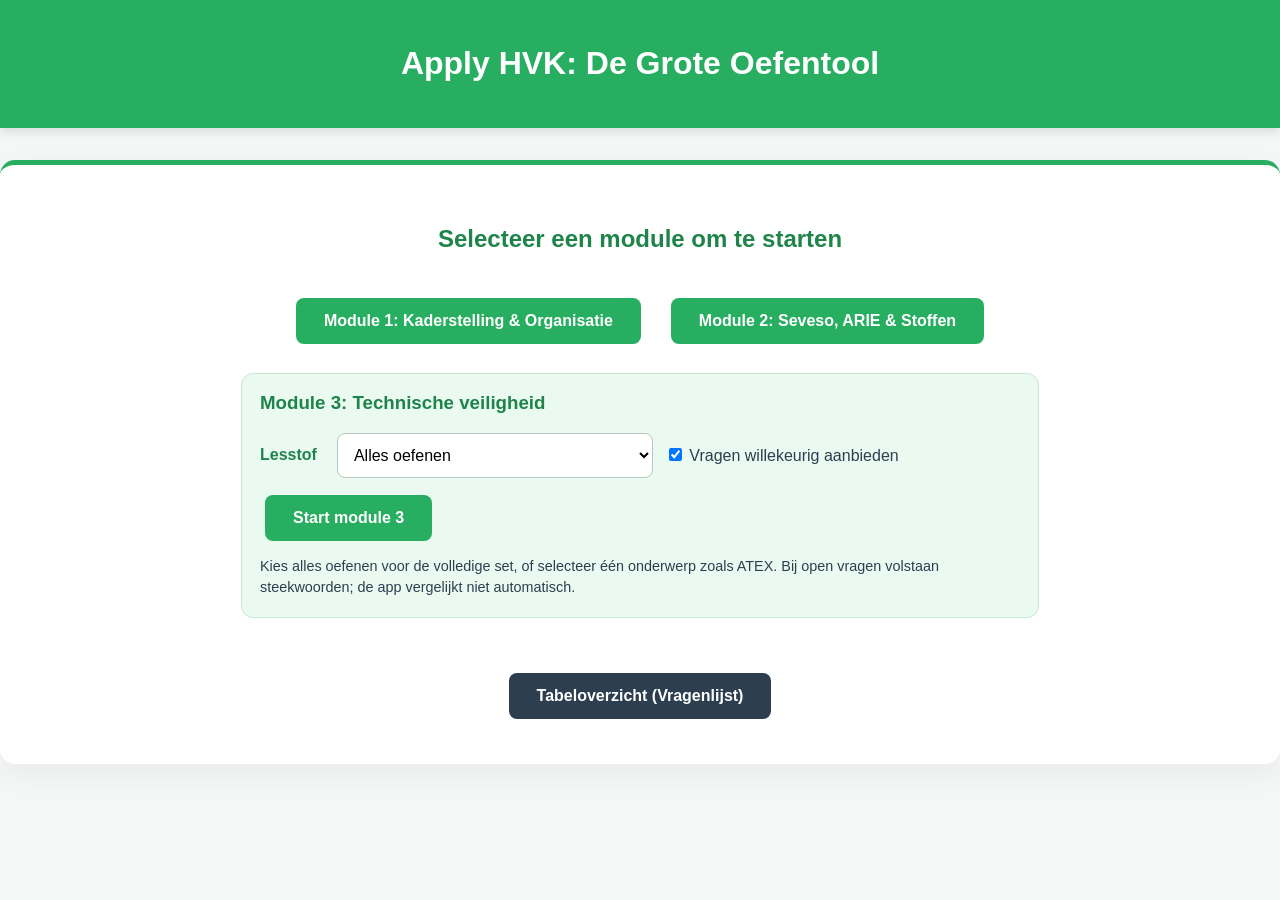
<file: index.html>
<!DOCTYPE html>
<html lang="nl">
<head>
    <meta charset="UTF-8">
    <meta name="viewport" content="width=device-width, initial-scale=1.0">
    <title>Apply HVK: De Grote Oefentool</title>
    <style>
        :root {
            /* Apply Kleurprofiel: Groen tinten */
            --primary: #27ae60;
            --secondary: #2ecc71;
            --dark-green: #1e8449;
            --light-green: #eafaf1;
            --error: #e74c3c;
            --dark: #2c3e50;
            --white: #ffffff;
            --text: #333333;
        }

        body {
            font-family: 'Segoe UI', Tahoma, Geneva, Verdana, sans-serif;
            background-color: #f4f7f6;
            margin: 0;
            display: flex;
            flex-direction: column;
            align-items: center;
            min-height: 100vh;
            color: var(--text);
        }

        header {
            background-color: var(--primary);
            color: var(--white);
            width: 100%;
            padding: 1.5rem 0;
            text-align: center;
            box-shadow: 0 4px 10px rgba(0,0,0,0.1);
        }

        main {
            width: 95%;
            max-width: 1200px;
            margin: 2rem 0;
            background: var(--white);
            padding: 2.5rem;
            border-radius: 15px;
            box-shadow: 0 10px 30px rgba(0,0,0,0.05);
            border-top: 5px solid var(--primary);
        }

        .hidden { display: none !important; }
        .topic-panel { background: var(--light-green); border: 1px solid #c8e6d4; border-radius: 12px; padding: 18px; margin: 24px auto 0; max-width: 760px; }
        .topic-panel label { font-weight: bold; color: var(--dark-green); margin-right: 8px; }
        .topic-panel select { padding: 12px; border-radius: 8px; border: 1px solid #b7c9bf; min-width: 260px; font-size: 1rem; background: white; }
        .source-note { margin-top: 14px; padding: 12px 14px; border-left: 5px solid var(--secondary); background: var(--light-green); color: var(--dark); line-height: 1.5; border-radius: 6px; font-size: 0.95rem; }
        .small-note { font-size: 0.9rem; color: var(--dark); line-height: 1.5; margin-top: 10px; }
        button { padding: 14px 28px; border: none; border-radius: 8px; cursor: pointer; font-size: 1rem; transition: 0.3s; margin: 5px; font-weight: bold; }
        button:hover { opacity: 0.9; transform: translateY(-2px); }
        
        .btn-primary { background: var(--primary); color: white; }
        .btn-nav { background: var(--dark); color: white; }
        .btn-success { background: var(--dark-green); color: white; }
        .btn-error { background: var(--error); color: white; }

        .stats { display: flex; justify-content: space-between; font-size: 1.1rem; margin-bottom: 2rem; padding-bottom: 15px; border-bottom: 2px solid var(--light-green); color: var(--dark-green); }
        .question-text { font-size: 1.3rem; line-height: 1.7; margin-bottom: 2.5rem; color: var(--dark); white-space: pre-wrap; font-weight: 500; }
        
        /* MC Options */
        .option-btn { width: 100%; text-align: left; background: var(--light-green); color: var(--dark); border-left: 6px solid var(--secondary); margin: 10px 0; padding: 18px; }
        .option-btn.correct { background: var(--primary) !important; color: white; border-color: var(--dark-green); }
        .option-btn.wrong { background: var(--error) !important; color: white; border-color: #a93226; }

        /* Table UI */
        .table-container { overflow-x: auto; width: 100%; margin-top: 25px; border-radius: 8px; }
        table { width: 100%; border-collapse: collapse; font-size: 0.95rem; }
        th, td { border: 1px solid #e0e0e0; padding: 18px; text-align: left; vertical-align: top; }
        th { background: var(--primary); color: white; position: sticky; top: 0; }
        tr:nth-child(even) { background-color: var(--light-green); }
        .ans-cell { background: #fafafa; }
        .ans-content { display: none; padding: 15px; border: 1px dashed var(--primary); margin-top: 10px; color: var(--dark-green); background: white; border-radius: 5px; }

        /* No italics allowed */
        * { font-style: normal !important; }
        h1, h2, h3, .bold { font-weight: bold; }
        
        @keyframes pop {
            0% { transform: scale(1); }
            50% { transform: scale(1.1); }
            100% { transform: scale(1); }
        }
        .pop { animation: pop 0.4s ease; }
    </style>
</head>
<body>

<header>
    <h1>Apply HVK: De Grote Oefentool</h1>
</header>

<main>
    <div id="screen-start">
        <h2 style="text-align:center; color: var(--dark-green);">Selecteer een module om te starten</h2>
        <div style="display:flex; justify-content: center; gap: 20px; margin-top: 40px; flex-wrap: wrap;">
            <button class="btn-primary" onclick="initQuiz('1')">Module 1: Kaderstelling & Organisatie</button>
            <button class="btn-primary" onclick="initQuiz('2')">Module 2: Seveso, ARIE & Stoffen</button>
        </div>
        <div class="topic-panel">
            <h3 style="margin-top:0; color: var(--dark-green);">Module 3: Technische veiligheid</h3>
            <div style="display:flex; gap: 12px; align-items:center; flex-wrap:wrap;">
                <label for="topic-start-select">Lesstof</label>
                <select id="topic-start-select"></select>
                <label style="font-weight:normal; color: var(--dark);">
                    <input type="checkbox" id="randomize-start" checked>
                    Vragen willekeurig aanbieden
                </label>
                <button class="btn-primary" onclick="initQuiz('3', getSelectedTopic('topic-start-select'), document.getElementById('randomize-start').checked)">Start module 3</button>
            </div>
            <div class="small-note">Kies alles oefenen voor de volledige set, of selecteer één onderwerp zoals ATEX. Bij open vragen volstaan steekwoorden; de app vergelijkt niet automatisch.</div>
        </div>
        <div style="text-align:center; margin-top: 50px;">
            <button class="btn-nav" onclick="initTable()">Tabeloverzicht (Vragenlijst)</button>
        </div>
    </div>

    <div id="screen-quiz" class="hidden">
        <div class="stats">
            <span id="q-count">Vraag --/--</span>
            <span id="streak-count" class="bold">Streak: 0 🔥</span>
        </div>
        <div id="topic-quiz-panel" class="topic-panel hidden" style="max-width:none; margin-top:0; margin-bottom:24px;">
            <label for="topic-quiz-select">Lesstof</label>
            <select id="topic-quiz-select"></select>
            <label style="font-weight:normal; color: var(--dark);">
                <input type="checkbox" id="randomize-quiz" checked>
                Willekeurig
            </label>
            <button class="btn-primary" onclick="initQuiz('3', getSelectedTopic('topic-quiz-select'), document.getElementById('randomize-quiz').checked)">Opnieuw starten</button>
        </div>
        <div id="q-content">
            <p id="q-text" class="question-text"></p>
            <div id="mc-options" class="hidden"></div>
            <div id="open-options" class="hidden">
                <p style="background: var(--light-green); border-left: 6px solid var(--primary); padding: 14px; line-height: 1.6;">Open vraag: typ je antwoord in steekwoorden. Je hoeft het voorbeeldantwoord niet letterlijk uit te typen. Dit antwoord wordt niet automatisch nagekeken. Na het onthullen krijg je een voorbeeldantwoord om je eigen antwoord mee te vergelijken.</p>
                <textarea id="open-input" placeholder="Typ hier je steekwoorden..." style="width:100%; min-height:120px; padding:14px; border:1px solid #cfd8dc; border-radius:8px; font-size:1rem; box-sizing:border-box; margin-bottom:15px;"></textarea>
                <button class="btn-primary" onclick="revealOpen()">Voorbeeldantwoord onthullen</button>
                <div id="open-answer" class="hidden" style="margin: 25px 0; padding: 25px; background: #fdfdfd; border-left: 8px solid var(--primary); line-height: 1.8; box-shadow: inset 0 0 10px rgba(0,0,0,0.02);"></div>
                <div id="open-eval" class="hidden">
                    <p class="bold">Had je de essentie van dit antwoord goed?</p>
                    <button class="btn-success" onclick="scoreOpen(true)">Ja, ik heb de kern!</button>
                    <button class="btn-error" onclick="scoreOpen(false)">Nee, nog niet.</button>
                </div>
            </div>
        </div>
        <div id="feedback-msg" class="hidden" style="margin: 25px 0; padding: 20px; border-radius: 10px; text-align: center;"></div>
        <div style="margin-top: 40px; border-top: 2px solid var(--light-green); padding-top: 20px; display: flex; justify-content: space-between;">
            <button class="btn-nav" onclick="goHome()">Menu</button>
            <button id="next-btn" class="btn-primary hidden" onclick="nextQuestion()">Volgende Vraag</button>
        </div>
    </div>

    <div id="screen-table" class="hidden">
        <div style="display:flex; justify-content: space-between; align-items: center; margin-bottom: 30px;">
            <h2 style="color: var(--dark-green);">Integraal Vragenoverzicht</h2>
            <button class="btn-nav" onclick="goHome()">Menu</button>
        </div>
        <div style="margin-bottom: 25px;">
            Filter op Module: 
            <button class="btn-primary" onclick="renderTable('all')">Alles tonen</button>
            <button class="btn-primary" onclick="renderTable('1')">Module 1</button>
            <button class="btn-primary" onclick="renderTable('2')">Module 2</button>
            <button class="btn-primary" onclick="renderTable('3')">Module 3</button>
            <span style="margin-left:20px;">Lesstof module 3:</span>
            <select id="topic-table-select" onchange="renderTable('3', this.value)" style="padding:10px; border-radius:8px; border:1px solid #b7c9bf;"></select>
        </div>
        <div class="table-container">
            <table>
                <thead>
                    <tr>
                        <th style="width: 60px;">Module</th>
                        <th>Vraagstelling</th>
                        <th>Type / Opties</th>
                        <th>Verwacht Antwoord</th>
                    </tr>
                </thead>
                <tbody id="table-body"></tbody>
            </table>
        </div>
    </div>
</main>

<script>
const rawData = [
    // Module 1 - Integrale teksten
    {m:"1", q:"Leg in eigen woorden uit wat het verschil is tussen een Europese verordening en een Europese richtlijn en hoe beide uiteindelijk terug te zien zijn in de Nederlandse arbeidsomstandighedenwetgeving.", mc:null, a:"Een verordening heeft een algemene strekking. Zij is verbindend in al haar onderdelen en is rechtstreeks toepasselijk in elke lidstaat. Een richtlijn is verbindend ten aanzien van het te bereiken resultaat voor elke lidstaat waarvoor zij bestemd is, maar aan de nationale instanties wordt de bevoegdheid gelaten de vorm en de middelen te kiezen (omzetting in Arbowet/besluit)."},
    {m:"1", q:"Beschrijf hoe Arbowet, Arbobesluit, Arboregeling en Arbocatalogi zich tot elkaar verhouden en hoe jij deze bronnen in de praktijk zou gebruiken bij het beantwoorden van een vraag over veilig werken.", mc:null, a:"Arbowet: Kaderwet met algemene bepalingen. Arbobesluit: Uitwerking van de wet met doelvoorschriften. Arboregeling: Concrete voorschriften en grenswaarden. Arbocatalogus: Praktische invulling door werkgevers en werknemers (branche-specifiek) om aan doelvoorschriften te voldoen."},
    {m:"1", q:"Formuleer op basis van artikel 5 Arbowet welke criteria jij zou hanteren om te beoordelen of de gekozen periodiciteit van een RI&E in een organisatie voldoende onderbouwd is.", mc:null, a:"Criteria zijn: veranderende werkmethoden, wijziging van technische hulpmiddelen, aanpassing van de procesomstandigheden of opgedane ervaringen zoals (bijna-)ongevallen en actuele stand van de techniek."},
    {m:"1", q:"Benoem welke criteria jij als HVK zou gebruiken om te beoordelen of samenwerking tussen werkgever en werknemers bij het opstellen van de RI&E voldoet aan artikel 12 Arbowet.", mc:null, a:"Aantoonbare betrokkenheid van de OR of PVT, vastgelegde consultatiemomenten met de werkvloer, en het feit dat medewerkers de kans hebben gekregen risico's uit hun eigen dagelijkse praktijk in te brengen."},
    {m:"1", q:"Geef aan welke criteria jij zou toepassen om in een RI&E te beoordelen of de interne deskundigheid conform artikel 13 Arbowet voldoende is ingericht.", mc:null, a:"Toetsbare elementen: beschikbare tijd per werknemer, opleidingsniveau van de preventiemedewerker(s), de mate van onafhankelijkheid in hun adviesrol en de positionering direct onder de directie."},
    {m:"1", q:"Kies een prioritaire risico die in veel organisaties voorkomt en beschrijf welke criteria jij als HVK zou gebruiken om te beoordelen of dit risico in een RI&E voldoende volledig en betrouwbaar is uitgewerkt.", mc:null, a:"Criteria: Zijn alle relevante gevaren benoemd? Is de blootstelling reëel gewogen? Zijn de maatregelen getoetst aan de arbeidshygiënische strategie? Is er een directe koppeling tussen risicofactor en maatregel?"},
    {m:"1", q:"Licht toe hoe artikel 11 van de Beleidsregel boeteoplegging gebruikt kan worden als toetssteen voor de kwaliteit van een RI&E en wat dit betekent voor de beoordeling van één gekozen prioritair risico.", mc:null, a:"Artikel 11 stelt dat de RI&E 'actueel, volledig en betrouwbaar' moet zijn. Als een prioritair risico ontbreekt of onvoldoende is gewogen, wordt de RI&E als 'niet aanwezig' beschouwd voor dat onderdeel, wat leidt tot zware boetes."},
    {m:"1", q:"Stel dat een ongeval met meldingsplicht plaatsvindt binnen een organisatie. Beschrijf hoe jij zou nagaan of de organisatie aantoonbaar heeft voldaan aan de matigingsgronden uit de Beleidsregel boeteoplegging, specifiek gericht op het betreffende risico.", mc:null, a:"Je controleert op: 1. Is de RI&E op orde voor dit risico? 2. Is er aantoonbaar onderricht gegeven? 3. Is er adequaat toezicht gehouden? 4. Zijn veilige arbeidsmiddelen/PBM daadwerkelijk verstrekt?"},
    {m:"1", q:"Kies één verschil tussen de organisatiedenken van Weber en Drucker en licht toe waarom dit verschil relevant is voor het beoordelen of een organisatie veilig en effectief functioneert.", mc:null, a:"Weber focust op bureaucratie: sturen op regels, hiërarchie en voorspelbaarheid (proces-focus). Drucker focust op Management by Objectives: sturen op resultaat en individuele bijdrage (output-focus). Relevant voor de keuze tussen een systeem-gestuurde of gedrag-gestuurde veiligheidsaanpak."},
    {m:"1", q:"Leg in eigen woorden uit wat Weber bedoelde met zijn concept van bureaucratische organisatie en welke bedoeling hij daarmee had.", mc:null, a:"Bedoeling was maximale efficiëntie en rechtvaardigheid door subjectiviteit uit te sluiten via vaste regels, onpersoonlijke verhoudingen en een duidelijke taakverdeling op basis van deskundigheid."},
    {m:"1", q:"Kies één stelling over managementverantwoordelijkheid in risicomanagement (bijvoorbeeld dat het beheersen van verliezen net zo belangrijk is als winst maximaliseren) en licht kort toe hoe jij deze stelling interpreteert in het kader van veilig en efficiënt organiseren.", mc:null, a:"Interpretatie: Risicomanagement is geen 'extraatje' maar een instrument voor continuïteit. Door verliezen (ongevallen, stilstand) te beperken, wordt de efficiëntie direct verhoogd."},
    {m:"1", q:"Leg uit wat voor jou het verschil is tussen speculatieve risico’s en niet speculatieve risico’s en geef van beide risicotypes één generiek voorbeeld dat in veel organisaties kan voorkomen.", mc:null, a:"Speculatief: risico met kans op winst óf verlies (bijv. investering in een nieuwe markt). Niet-speculatief: risico met alleen kans op verlies of status quo (bijv. brandgevaar of valgevaar)."},
    {m:"1", q:"Benoem vier principes van risicomanagement volgens gangbare raamwerken (zoals ISO 31000) en beschrijf kort hoe deze in een willekeurige organisatie in de praktijk zichtbaar kunnen worden toegepast.", mc:null, a:"1. Waardecreatie (veiligheid loont). 2. Integratie (onderdeel van elke beslissing). 3. Dynamiek (inspelen op verandering). 4. Transparantie (besluitvorming op basis van feiten)."},
    {m:"1", q:"Leg kort uit waarom een Hogere Veiligheidskundige een morele verantwoordelijkheid heeft die verder gaat dan alleen het volgen van wetgeving, en hoe dit zichtbaar wordt in dagelijkse keuzes binnen organisaties.", mc:null, a:"De HVK heeft de plicht de fysieke integriteit van medewerkers te beschermen, ook als de wet een 'grijs gebied' laat. Dit uit zich in onafhankelijk advies, ook als dat de productie tijdelijk vertraagt."},
    {m:"1", q:"Kies een denkbaar ethisch dilemma voor een veiligheidskundige (bijvoorbeeld: onvoldoende budget voor noodzakelijke maatregelen) en beschrijf welke factoren jij zou meewegen om tot een verantwoord advies te komen.", mc:null, a:"Factoren: wettelijke verplichtingen, ernst/waarschijnlijkheid van letsel, professionele integriteit (HVK-code) en de mogelijkheid voor alternatieve, minder kostbare beheersmaatregelen (tijdelijke oplossingen)."},
    {m:"1", q:"Licht toe hoe een kosten baten analyse kan helpen bij het overtuigen van management in veiligheidsvraagstukken en welke rol ethiek speelt in de interpretatie ervan.", mc:null, a:"KBA toont de vermeden kosten (verzuim, boetes, imagoschade) tegenover de investering. Ethiek stelt de grens: een onacceptabel hoog risico mag niet op basis van kosten geaccepteerd worden."},
    {m:"1", q:"Geef een schets hoe jij de voorlichting en instructie rondom arbobeleidsaspecten binnen een organisatie zou organiseren, welke onderwerpen hierin minimaal aan bod moeten komen en op welke wijze en frequentie deze voorlichting volgens jou moet worden aangeboden.", mc:null, a:"Organisatie: Introductie voor nieuwkomers, jaarlijkse herhaling via toolboxes. Inhoud: resultaten RI&E, veilige werkmethoden, noodprocedures. Frequentie: afhankelijk van risicoprofiel, maar minimaal bij elke wijziging in het werkproces."},
    {m:"1", q:"Beschrijf in eigen woorden wat wordt bedoeld met risicobeoordeling en risicobehandeling en licht toe hoe een organisatie deze twee onderdelen in de praktijk kan toepassen binnen het eigen risicomanagementproces.", mc:null, a:"Risicobeoordeling: schatten van ernst en kans (wegen). Risicobehandeling: selecteren van beheersmaatregelen (elimineren, isoleren, etc.). Toepassing: door de RI&E jaarlijks te evalueren en het plan van aanpak bij te sturen."},
    {m:"1", q:"Kies een organisatorische situatie waarin een externe partij invloed wil uitoefenen op de richting van een organisatie. Benoem op basis van het kleurenmodel welke veranderstrategie jij zou inzetten om daadwerkelijk koers te kunnen bepalen, en licht toe welke stappen daarbij horen en welk resultaat je met deze aanpak beoogt.", mc:null, a:"Afhankelijk van de keuze: bijv. Geel (onderhandelen over belangen) of Blauw (sturen op rationele feiten en plannen). De focus moet liggen op het borgen van de eigen strategische doelen."},
    {m:"1", q:"Werk een gedeelte van een risicoanalyse uit voor een door jou gekozen werkactiviteit. Gebruik hierbij een generiek risicoanalyseformat en werk het volgende uit:\n• Kies één gevaar en beschrijf dit volledig.\n• Benoem bij dit gevaar minimaal twee risico’s.\n• Beschrijf per risico minimaal twee risicofactoren.\n• Voer per risicofactor een risicoweging uit (bijv. volgens Fine & Kinney).\n• Formuleer per risicofactor beheersmaatregelen op bron, collectief en individueel niveau.", mc:null, a:"Essentie: Het onderscheid tussen gevaar (de bron, bijv. lawaai) en risico (het gevolg, bijv. gehoorschade) moet scherp zijn. De maatregelen moeten de arbeidshygiënische strategie volgen (bron voorop)."},

    // Module 2 - Integrale teksten
    {m:"2", q:"Welke Europese verordening regelt de indeling, etikettering en verpakking van gevaarlijke stoffen?", mc:["A. REACH","B. CLP","C. Seveso III","D. ADR"], a:"B. De CLP-verordening (Classification, Labelling and Packaging)."},
    {m:"2", q:"Wanneer wordt een inrichting aangemerkt als een Seveso-inrichting?", mc:["A. Bij meer dan 50 medewerkers","B. Bij overschrijding van drempelwaarden in Bijlage I van de Richtlijn","C. Bij een afstand tot bebouwing < 500m","D. Bij gebruik van elke hoeveelheid CMR-stof"], a:"B. Bij overschrijding van drempelwaarden in Bijlage I van de Richtlijn Seveso III."},
    {m:"2", q:"Wat is de ondergrens voor de algemene toepasbaarheid van de PGS 15 bij verpakte gevaarlijke stoffen?", mc:["A. 10 kg/liter","B. 100 kg/liter","C. 250 kg/liter","D. 1000 kg/liter"], a:"C. De grens ligt bij 250 kg of liter per opslagvoorziening."},
    {m:"2", q:"In een HAZOP-studie is 'Temperatuur' een parameter. Wat is dan het woord 'Laag'?", mc:["A. Een gevolg","B. Een oorzaak","C. Een begeleidingswoord (guide word)","D. Een risicoklasse"], a:"C. Een begeleidingswoord (guide word) om afwijkingen van de ontwerpintentie te identificeren."},
    {m:"2", q:"Welk document moet een Hogedrempelinrichting (HDI) verplicht opstellen dat een LDI niet hoeft?", mc:["A. Een RI&E","B. Een BHV-plan","C. Een Veiligheidsrapport (VR)","D. Een PBZO"], a:"C. Een Veiligheidsrapport (VR) is verplicht voor HDI-bedrijven."},
    {m:"2", q:"Wat is de betekenis van de afkorting ZZS in de Nederlandse regelgeving?", mc:["A. Zelfstandig Zeer Schadelijk","B. Zwaar Zeeverontreinigende Stoffen","C. Zeer Zorgwekkende Stoffen","D. Zeer Zeldzame Stoffen"], a:"C. Zeer Zorgwekkende Stoffen (o.a. kankerverwekkend, mutageen)."},
    {m:"2", q:"Wat wordt primair berekend met een Kwantitatieve Risicoanalyse (QRA)?", mc:["A. De interne ongevallenstatistieken","B. Het externe risico (Plaatsgebonden Risico en Groepsrisico)","C. De kosten van de sprinklerinstallatie","D. De effectiviteit van de gehoorbescherming"], a:"B. Het externe risico voor de omgeving (PR en GR)."},
    {m:"2", q:"Waar moet een ARIE-bedrijf zich sinds januari 2023 verplicht aanmelden?", mc:["A. Bij de lokale brandweer","B. Bij de Nederlandse Arbeidsinspectie (NLA)","C. Bij het UWV","D. Bij de Kamer van Koophandel"], a:"B. Bij de Nederlandse Arbeidsinspectie (NLA)."},
    {m:"2", q:"Wat is de grenswaarde voor de druk (PS) waarbij apparatuur onder de PED (Pressure Equipment Directive) valt?", mc:["A. Meer dan 0,5 bar","B. Meer dan 2,0 bar","C. Meer dan 5,0 bar","D. Meer dan 10 bar"], a:"A. Meer dan 0,5 bar."},
    {m:"2", q:"Wat is een kernkenmerk van een Independent Protection Layer (IPL)?", mc:["A. De laag is goedkoop te onderhouden","B. De laag is onafhankelijk van andere beveiligingslagen","C. De laag wordt altijd handmatig bediend","D. De laag bestaat alleen uit software"], a:"B. De laag is onafhankelijk van andere beveiligingslagen en het initiërende event."},
    {m:"2", q:"Welke PGS-publicatie is het handboek voor brandbestrijdingssystemen (VBB-systemen)?", mc:["A. PGS 6","B. PGS 14","C. PGS 15","D. PGS 29"], a:"B. PGS 14."},
    {m:"2", q:"Welke wettelijke verplichting heeft voorrang bij het werken met CMR-stoffen zoals formaldehyde?", mc:["A. Het dragen van een volgelaatsmasker","B. De vervangingsplicht (substitutie)","C. Het plaatsen van waarschuwingsborden","D. Het verkorten van de werktijd"], a:"B. De vervangingsplicht (substitutie) heeft de hoogste prioriteit."},
    {m:"2", q:"Hoe wordt het Groepsrisico (GR) visueel weergegeven in een QRA?", mc:["A. In een taartdiagram","B. In een fN-curve","C. In een staafgrafiek","D. In een MUOPO-analyse"], a:"B. In een fN-curve."},
    {m:"2", q:"Waaruit bestaat de eerste stap van de Arbeidshygiënische Strategie?", mc:["A. PBM verstrekken","B. Ventilatie verbeteren","C. Bronaanpak (eliminatie of substitutie)","D. Werktijden aanpassen"], a:"C. Bronaanpak (eliminatie of substitutie)."},
    {m:"2", q:"Wat is de rol van een HVK-er bij een scopetoets voor gevaarlijke stoffen?", mc:["A. Het uitvoeren van chemische analyses","B. Vaststellen welke wet- en regelgeving van toepassing is op de opslag","C. Het repareren van lekkende vaten","D. Het voorschrijven van medische testen"], a:"B. Vaststellen welke wet- en regelgeving van toepassing is op de opslag (bijv. PGS 15 check)."},
    {m:"2", q:"Welk element van het Seveso Veiligheidsbeheerssysteem (VBS) borgt de leerervaring na incidenten?", mc:null, a:"Element vii: Onderzoek van ongevallen en bijna-ongevallen."},
    {m:"2", q:"Wat typeert een 'Runaway reactie' in een chemische installatie?", mc:["A. Een plotselinge uitval van de stroom","B. Een ongecontroleerde exotherme reactie met snelle druk- en temperatuurstijging","C. Het weglopen van een operator bij alarm","D. Een defecte afsluiter die open blijft staan"], a:"B. Een ongecontroleerde exotherme reactie met snelle druk- en temperatuurstijging."},
    {m:"2", q:"Op welke wijze zijn de ARIE-drempelwaarden sinds 2023 bepaald?", mc:["A. Willekeurig door de overheid","B. Gekoppeld aan de CLP-gevaarsindeling","C. Gebaseerd op de omzet van het bedrijf","D. Afhankelijk van het aantal BHV-ers"], a:"B. Gekoppeld aan de CLP-gevaarsindeling (gelijkgetrokken met Seveso)."},
    {m:"2", q:"Wat wordt beoordeeld met een Safety Integrity Level (SIL)?", mc:["A. De brandwerendheid van de muren","B. De betrouwbaarheid van een instrumentele beveiligingsfunctie","C. De gladheid van de werkvloer","D. Het draagcomfort van PBM"], a:"B. De betrouwbaarheid van een instrumentele beveiligingsfunctie."},
    {m:"2", q:"Wie is eindverantwoordelijk voor de tijdige herkeuring van drukapparatuur?", mc:["A. De fabrikant","B. De keuringsinstantie (AKI)","C. De gebruiker of eigenaar van de installatie","D. De Nederlandse Arbeidsinspectie"], a:"C. De gebruiker of eigenaar van de installatie."},
    {m:"2", q:"Een bedrijf valt onder de ARIE-regeling. Welke stappen moet de directie nemen binnen de Plan-fase van de PDCA-cyclus?", mc:null, a:"Stoffen inventariseren, scenario-analyse zware ongevallen uitvoeren, maatregelen vaststellen en het PBZO-document opstellen."},
    {m:"2", q:"Noem 4 disciplines voor een HAZOP-team en beschrijf kort hun specifieke rol.", mc:null, a:"1. Voorzitter (leidt de methode). 2. Notulist (legt sheets vast). 3. Process Engineer (kennis ontwerp/P&ID). 4. Operator (kennis dagelijkse praktijk)."},
    {m:"2", q:"Een medewerker wordt blootgesteld aan benzo(a)pyreen. Wat is de rol van de HVK-er versus de Arbeidshygiënist?", mc:null, a:"HVK: Inventarisatie, bronbeheersing toetsen, indicatieve meting laten doen. AH: Gevalideerde metingen uitvoeren en diepgaande blootstellingsanalyse maken."},
    {m:"2", q:"Welke documenten moeten aanwezig zijn in het installatiedossier van een drukvat (PED)?", mc:null, a:"CE-verklaring, handleiding, ontwerptekeningen, Keuring voor Ingebruikneming (KvI) en eerdere herkeuringsrapporten."},
    {m:"2", q:"Wat is het primaire technische verschil tussen PGS 15 beschermingsniveau 1 en niveau 3?", mc:null, a:"Niveau 1: Actieve beveiliging (automatische blusinstallatie). Niveau 3: Passieve beveiliging (brandcompartimentering)."},
    {m:"2", q:"Is natronloog een Seveso of ARIE stof? Indien ja, geef ook de drempelwaarde.", mc:null, a:"Het is een ARIE stof (drempelwaarde 15 ton). Het is geen Seveso stof."},
    {m:"2", q:"Wat staat er wettelijk in de kennisgeving van een Seveso-inrichting?", mc:null, a:"Gegevens exploitant, lijst gevaarlijke stoffen (aard/hoeveelheid), activiteiten, omgevingsfactoren en indien HDI: informatie over PR en aandachtsgebieden."},

    // Module 3 - Nieuwe oefenset moduletoets 3
    {"m": "3", "topic": "ATEX", "q": "ATEX 1. Welke combinatie beschrijft de kern van ATEX het beste?", "mc": ["A. Brandstof, zuurstof en druk", "B. Explosieve atmosfeer, ontstekingsbron en maatregelen om werknemers en installaties te beschermen", "C. Brandbare stof in lucht waarbij verbranding zich na ontsteking uitbreidt naar het niet verbrande mengsel", "D. Een brandbare vloeistof boven het vlampunt zonder ontstekingsbron"], "a": "B. ATEX draait om het herkennen en beheersen van explosieve atmosferen, het voorkomen van ontsteking en het beschermen van werknemers en installaties. De exacte definitie van een explosieve atmosfeer blijft onderdeel van de ATEX-basisstof.", "level": "Basis", "type": "Meerkeuze"},
    {"m": "3", "topic": "ATEX", "q": "ATEX 2. ATEX 153 gaat primair over het ontwerp en de certificering van explosieveilig materieel.", "mc": ["A. Waar", "B. Niet waar"], "a": "B. Niet waar. ATEX 153 richt zich op bescherming van werknemers. ATEX 114 gaat over apparatuur en beveiligingssystemen voor explosiegevaarlijke omgevingen.", "level": "Basis", "type": "Waar/niet waar"},
    {"m": "3", "topic": "ATEX", "q": "ATEX 3. Welke nationale regeling hoort het meest direct bij ATEX 114?", "mc": ["A. Arbowet artikel 5", "B. Arbobesluit paragraaf 2a", "C. Warenwetbesluit explosieveilig materieel 2016", "D. Arbeidstijdenbesluit"], "a": "C. ATEX 114 is in Nederland gekoppeld aan het Warenwetbesluit explosieveilig materieel 2016.", "level": "Basis/middel", "type": "Meerkeuze"},
    {"m": "3", "topic": "ATEX", "q": "ATEX 4. Een bedrijf gebruikt brandbare oplosmiddelen in een mengruimte. Noem vier onderdelen die minimaal in het explosieveiligheidsdocument terug moeten komen. Raadpleeg eventueel Arbobesluit ATEX en AI-34.", "mc": null, "a": "Voorbeeldantwoord in steekwoorden: identificatie en beoordeling van explosierisico’s, zone-indeling, getroffen maatregelen, veilige inrichting en gebruik van arbeidsplaatsen en arbeidsmiddelen, onderhoud en bediening, en bij meerdere werkgevers ook de coördinatie.", "level": "Middel", "type": "Open vraag"},
    {"m": "3", "topic": "ATEX", "q": "ATEX 5. Een onderhoudsteam wil een niet EX-gemarkeerde accuboormachine gebruiken in zone 1. Wat is het juiste uitgangspunt?", "mc": ["A. Toegestaan als de klus korter dan 10 minuten duurt", "B. Toegestaan als continu gasmeting wordt uitgevoerd", "C. Niet geschikt totdat aantoonbaar is beoordeeld dat gebruik geen explosiegevaar oplevert en de zone geschikt is voor die apparatuur", "D. Toegestaan als de werkvergunning is ondertekend"], "a": "C. Niet EX-gemarkeerde arbeidsmiddelen zijn niet geschikt voor gebruik in een gevarenzone totdat aantoonbaar is dat gebruik veilig en passend is. Voor zone 1 is normale apparatuur in beginsel niet acceptabel.", "level": "Middel", "type": "Meerkeuze"},
    {"m": "3", "topic": "ATEX", "q": "ATEX 6. Beoordeel de stellingen. I. In zone 0 moet categorie 1 apparatuur worden toegepast. II. In zone 2 mag categorie 1, 2 of 3 apparatuur worden toegepast. III. In zone 21 is categorie 3 apparatuur voldoende. Welke combinatie is juist?", "mc": ["A. Alleen I", "B. I en II", "C. II en III", "D. I, II en III"], "a": "B. In zone 0 of 20 hoort categorie 1. In zone 2 of 22 kan categorie 1, 2 of 3. In zone 21 is categorie 1 of 2 nodig, niet categorie 3.", "level": "Middel", "type": "Stellingen"},
    {"m": "3", "topic": "ATEX", "q": "ATEX 7. Een tank met brandbare vloeistof is normaal geïnertiseerd. Voor onderhoud wordt de inertisering gestopt en wordt buitenlucht ingeblazen terwijl restproduct aanwezig is. Leg uit waarom de explosierisicosituatie hierdoor verandert.", "mc": null, "a": "Voorbeeldantwoord in steekwoorden: door toevoegen van zuurstof kan het mengsel in het explosiegebied komen; restproduct kan uitdampen; ventilatie kan menging geven maar ook pockets laten bestaan; aannames over inert gebied of zonering zijn niet automatisch geldig; gasmetingen moeten representatief zijn voor meerdere niveaus en locaties.", "level": "Moeilijk", "type": "Open vraag"},
    {"m": "3", "topic": "ATEX", "q": "ATEX 8. Welke volgorde past het best bij de ATEX arbeidshygiënische strategie?", "mc": ["A. Gevolgen beperken, ontsteking vermijden, explosieve atmosfeer voorkomen", "B. Ontsteking vermijden, explosieve atmosfeer voorkomen, gevolgen beperken", "C. Explosieve atmosfeer voorkomen, ontsteking vermijden, gevolgen beperken", "D. PBM toepassen, ventileren, blussen"], "a": "C. Eerst voorkomen dat een explosieve atmosfeer ontstaat, daarna ontsteking vermijden, daarna gevolgen beperken.", "level": "Middel", "type": "Meerkeuze"},
    {"m": "3", "topic": "ATEX", "q": "ATEX 9. Slijpen in een gevarenzone kan worden toegestaan als de zone 2 is en de slijptol kort wordt gebruikt.", "mc": ["A. Waar", "B. Niet waar"], "a": "B. Niet waar. Slijpen veroorzaakt tijdens normaal gebruik een actieve ontstekingsbron. Dit is alleen verdedigbaar als de gevarenzone voor de duur van het werk aantoonbaar is opgeheven of afdoende is beheerst.", "level": "Moeilijk", "type": "Waar/niet waar"},
    {"m": "3", "topic": "ATEX", "q": "ATEX 10. Een productiebedrijf heeft een oude zone-indeling voor een stofinstallatie. Sinds kort wordt een fijner poeder gebruikt en blijft na productie zichtbaar stof op vloeren en constructies liggen. Welke drie redenen heb je als HVK om herziening van de zone-indeling of het EVD te adviseren?", "mc": null, "a": "Voorbeeldantwoord in steekwoorden: wijziging van stofeigenschappen, mogelijke wijziging van stofwolk- en stoflaagvorming, wijziging van ontstekingsgevoeligheid zoals MOE of MOT, onvoldoende schoon huishouden, en gewijzigde uitgangspunten onder de oude beoordeling.", "level": "Moeilijk", "type": "Open vraag"},
    {"m": "3", "topic": "Elektrische veiligheid", "q": "Elektrische veiligheid 1. Wat is het beste onderscheid tussen werkrisico en installatierisico bij elektrische veiligheid?", "mc": ["A. Werkrisico gaat over vaste installaties, installatierisico over gereedschap", "B. Werkrisico gaat over werkzaamheden aan of nabij elektrische installaties, installatierisico over gebruik of aanwezigheid van installaties en apparatuur", "C. Werkrisico bestaat alleen bij hoogspanning, installatierisico alleen bij laagspanning", "D. Werkrisico is juridisch geregeld, installatierisico niet"], "a": "B. Werkrisico betreft werkzaamheden aan of nabij een elektrische installatie. Installatierisico betreft het risico door gebruik of aanwezigheid van installaties en apparatuur.", "level": "Basis", "type": "Meerkeuze"},
    {"m": "3", "topic": "Elektrische veiligheid", "q": "Elektrische veiligheid 2. Een laagspanningsinstallatie kan geen dodelijk risico opleveren, omdat hoogspanning pas begint boven 1000 V wisselspanning of 1500 V gelijkspanning.", "mc": ["A. Waar", "B. Niet waar"], "a": "B. Niet waar. Ook laagspanning kan leiden tot elektrocutie, brand, verbranding of indirect letsel. De grens tussen laagspanning en hoogspanning zegt niets over afwezigheid van gevaar.", "level": "Basis", "type": "Waar/niet waar"},
    {"m": "3", "topic": "Elektrische veiligheid", "q": "Elektrische veiligheid 3. Welke spanning wordt onder normale omstandigheden als veilige spanning beschouwd?", "mc": ["A. Lager dan 230 V wisselspanning en lager dan 400 V gelijkspanning", "B. Lager dan 110 V wisselspanning en lager dan 230 V gelijkspanning", "C. Lager dan 50 V wisselspanning en lager dan 120 V gelijkspanning", "D. Lager dan 24 V wisselspanning en lager dan 50 V gelijkspanning"], "a": "C. Onder normale omstandigheden geldt lager dan 50 V wisselspanning en lager dan 120 V gelijkspanning als veilige spanning. In bijzondere omstandigheden kan een lagere grens nodig zijn.", "level": "Basis", "type": "Meerkeuze"},
    {"m": "3", "topic": "Elektrische veiligheid", "q": "Elektrische veiligheid 4. Beoordeel de stellingen. I. Arbobesluit artikel 3.4 gaat onder meer over veilige elektrische installaties en bijgewerkte schema’s. II. Arbobesluit artikel 3.5 gaat onder meer over werkzaamheden aan of nabij elektrische installaties. III. NEN 3140 is zelf wetgeving en vervangt het Arbobesluit. Welke combinatie is juist?", "mc": ["A. Alleen I", "B. I en II", "C. II en III", "D. I, II en III"], "a": "B. Artikel 3.4 gaat over elektrische installaties en documentatie. Artikel 3.5 gaat over werkzaamheden aan of nabij elektrische installaties. NEN 3140 is geen wet, maar geeft praktische invulling aan doelvoorschriften.", "level": "Middel", "type": "Stellingen"},
    {"m": "3", "topic": "Elektrische veiligheid", "q": "Elektrische veiligheid 5. Een operator reset regelmatig een beveiliging in een schakelkast. Daarbij kan hij in aanraking komen met spanningvoerende delen. Welke conclusie past het best?", "mc": ["A. Dit is gewone bediening en mag door iedereen worden gedaan", "B. Dit is gevaarlijke bediening en vraagt deskundigheid, instructie en bevoegdheid", "C. Dit mag alleen door een externe inspectie-instelling", "D. Dit valt alleen onder machineveiligheid en niet onder elektrische veiligheid"], "a": "B. Als bij bediening gevaar voor aanraking of kortsluiting bestaat, gaat het om gevaarlijke bedieningswerkzaamheden. Deze vragen deskundigheid, instructie en bevoegdheid.", "level": "Middel", "type": "Meerkeuze"},
    {"m": "3", "topic": "Elektrische veiligheid", "q": "Elektrische veiligheid 6. Noem vijf controlepunten bij een visuele inspectie van elektrisch handgereedschap voordat het opnieuw wordt ingezet op een projectlocatie.", "mc": null, "a": "Voorbeeldantwoord in steekwoorden: behuizing intact, aansluitsnoer onbeschadigd, stekker in goede staat, trekontlasting functioneel, bedieningsknoppen intact, geen zichtbare interne aders, markeringen leesbaar, keuringsstatus aanwezig.", "level": "Middel", "type": "Open vraag"},
    {"m": "3", "topic": "Elektrische veiligheid", "q": "Elektrische veiligheid 7. Een onderhoudsmonteur wil in een verdeelkast meten om een storing te vinden. Welke uitspraak is het meest juist?", "mc": ["A. Meten is geen werken onder spanning, omdat er niets wordt losgenomen", "B. Meten kan elektrische risico’s geven door aanraking en kortsluiting en vraagt vooraf beoordeling van meetinstrument, meetpennen, meetsnoeren en kortsluitvermogen", "C. Meten is altijd toegestaan als geïsoleerde handschoenen worden gedragen", "D. Meten is alleen verboden bij hoogspanning"], "a": "B. Meten kan aanrakingsgevaar en kortsluitgevaar opleveren. De veilige uitvoering hangt af van instrument, aansluitingen, meetpennen, locatie in de installatie en kortsluitvermogen.", "level": "Moeilijk", "type": "Meerkeuze"},
    {"m": "3", "topic": "Elektrische veiligheid", "q": "Elektrische veiligheid 8. Een schoolgebouw heeft een elektrische installatie uit 1970. De installatie voldoet mogelijk nog aan de norm van destijds. Welke afweging moet je als HVK maken voordat je adviseert om wel of niet te moderniseren?", "mc": null, "a": "Voorbeeldantwoord in steekwoorden: toets aan norm bij aanleg of renovatie, vergelijk met huidige stand van techniek, beoordeel gebruikersgroep, omgevingsrisico’s, aanwezigheid van kinderen, aardlekschakelaars, kindveilige contactdozen, inspectieresultaten en afwijking ten opzichte van huidig veiligheidsniveau.", "level": "Moeilijk", "type": "Open vraag"},
    {"m": "3", "topic": "Elektrische veiligheid", "q": "Elektrische veiligheid 9. Als elektrotechnisch onderhoud volledig is uitbesteed, vervalt voor de opdrachtgever het elektrische veiligheidsrisico in de RI&E.", "mc": ["A. Waar", "B. Niet waar"], "a": "B. Niet waar. Uitbesteding neemt de werkgeversverantwoordelijkheid niet weg. De opdrachtgever moet het installatierisico blijven beheersen en moet weten welke werksituaties wel of niet toegestaan zijn.", "level": "Moeilijk", "type": "Waar/niet waar"},
    {"m": "3", "topic": "Elektrische veiligheid", "q": "Elektrische veiligheid 10. Een technische dienst wil onder spanning werken om productiestilstand te voorkomen. Formuleer als HVK een kort advies op basis van Arbobesluit artikel 3.5 en NEN 3140.", "mc": null, "a": "Voorbeeldantwoord in steekwoorden: uitgangspunt is spanningsloos werken. Onder spanning werken is alleen verdedigbaar bij dringende noodzaak, uitdrukkelijke opdracht aan een bevoegde werknemer, geschikte installatie en doeltreffende maatregelen. Economische redenen of planning zijn op zichzelf onvoldoende. Adviseer spanningsloos voorbereiden, LOTO toepassen en de werkverantwoordelijke laten beoordelen.", "level": "Moeilijk", "type": "Open vraag"},
    {"m": "3", "topic": "Machineveiligheid", "q": "Machineveiligheid 1. Welke uitspraak over arbeidsmiddelen is het meest juist?", "mc": ["A. Alleen machines met CE markering vallen onder Arbobesluit hoofdstuk 7", "B. Alleen aangedreven machines vallen onder Arbobesluit hoofdstuk 7", "C. Arbeidsmiddelen moeten geschikt zijn voor het werk, de omstandigheden en de op de arbeidsplaats aanwezige gevaren", "D. Arbeidsmiddelen zonder CE markering hoeven niet te worden beoordeeld als ze al lang in gebruik zijn"], "a": "C. Arbeidsmiddelen moeten geschikt zijn voor het werk, de omstandigheden en de aanwezige of toegevoegde gevaren.", "level": "Basis", "type": "Meerkeuze"},
    {"m": "3", "topic": "Machineveiligheid", "q": "Machineveiligheid 2. Een CE markering betekent dat de werkgever geen eigen beoordeling meer hoeft te doen bij ingebruikname.", "mc": ["A. Waar", "B. Niet waar"], "a": "B. Niet waar. CE geeft een vermoeden van overeenstemming met productregelgeving, maar de werkgever moet nog steeds beoordelen of het arbeidsmiddel geschikt is voor werk, omgeving, gebruik en RI&E.", "level": "Basis", "type": "Waar/niet waar"},
    {"m": "3", "topic": "Machineveiligheid", "q": "Machineveiligheid 3. Welke combinatie hoort het best bij de rol van de HVK bij een nieuw arbeidsmiddel?", "mc": ["A. Ontwerpen, certificeren en CE markeren", "B. Afname ondersteunen, RI&E actualiseren, documentatie controleren, keuringsregime en instructie adviseren", "C. Alleen controleren of de machine start en stopt", "D. Alleen nagaan of de leverancier een factuur en handleiding heeft geleverd"], "a": "B. De HVK ondersteunt bij veilige ingebruikname, RI&E, documentatie, keuring, instructie en borging van restrisico’s.", "level": "Basis/middel", "type": "Meerkeuze"},
    {"m": "3", "topic": "Machineveiligheid", "q": "Machineveiligheid 4. Beoordeel de stellingen. I. Een arbeidsmiddel waarvan de veiligheid afhangt van juiste installatie moet vóór eerste ingebruikname worden gekeurd. II. Een arbeidsmiddel dat door slijtage, corrosie of veroudering kan verslechteren moet zo vaak worden gekeurd als nodig is voor veilige staat. III. Keuringen hoeven niet te worden vastgelegd als de keurder deskundig is. Welke combinatie is juist?", "mc": ["A. Alleen I", "B. I en II", "C. II en III", "D. I, II en III"], "a": "B. Keuring na installatie en keuring bij verslechterende invloeden zijn nodig. Schriftelijke bewijsstukken moeten aanwezig zijn.", "level": "Middel", "type": "Stellingen"},
    {"m": "3", "topic": "Machineveiligheid", "q": "Machineveiligheid 5. Een bedrijf neemt een nieuwe kanteltafel in gebruik. Noem vijf punten die je als HVK minimaal wilt controleren voordat je adviseert over ingebruikname.", "mc": null, "a": "Voorbeeldantwoord in steekwoorden: CE markering indien van toepassing, verklaring van overeenstemming, begrijpelijke gebruiksinstructie, afscherming bewegende delen, noodstop en bediening, loskoppelen van krachtbronnen, onderhoudsveiligheid, keuringsplicht, opname in RI&E, instructie en deskundigheid gebruikers.", "level": "Middel", "type": "Open vraag"},
    {"m": "3", "topic": "Machineveiligheid", "q": "Machineveiligheid 6. Wat is volgens EN ISO 12100 de juiste volgorde bij risicobeoordeling?", "mc": ["A. PBM kiezen, instructie geven, risico inschatten, gevaren zoeken", "B. Grenzen bepalen, gevaren identificeren, risico inschatten, risico evalueren, risico reduceren", "C. Ongevallenhistorie bekijken, CE verklaring controleren, machine gebruiken", "D. Risico evalueren, gevaren negeren, restrisico accepteren"], "a": "B. EN ISO 12100 beschrijft deze systematische volgorde voor risicobeoordeling en risicoreductie.", "level": "Middel", "type": "Meerkeuze"},
    {"m": "3", "topic": "Machineveiligheid", "q": "Machineveiligheid 7. Voorzienbaar verkeerd gebruik hoeft niet in de risicobeoordeling te worden meegenomen, omdat het niet het bedoelde gebruik is.", "mc": ["A. Waar", "B. Niet waar"], "a": "B. Niet waar. De grenzen van de machine omvatten ook redelijkerwijs voorzienbaar verkeerd gebruik.", "level": "Middel", "type": "Waar/niet waar"},
    {"m": "3", "topic": "Machineveiligheid", "q": "Machineveiligheid 8. Een operator opent een beweegbare afscherming om een productstoring sneller te verhelpen. De machine kan daarna direct opnieuw starten zodra de deur sluit. Welke beoordeling past het best?", "mc": ["A. Acceptabel, want de operator kiest daar zelf voor", "B. Acceptabel als de instructie zegt dat handen uit de machine moeten blijven", "C. Kritisch, omdat gevaarlijke bewegingen, onverwacht starten en interventietaken in de risicobeoordeling moeten worden meegenomen", "D. Alleen een probleem als er eerder een ongeval is gebeurd"], "a": "C. Interventies zoals vastlopen, reinigen, resetten en storingsherstel horen bij de taakanalyse. Onverwacht starten en gevaarlijke bewegingen moeten technisch worden beheerst.", "level": "Moeilijk", "type": "Meerkeuze"},
    {"m": "3", "topic": "Machineveiligheid", "q": "Machineveiligheid 9. Een bestaande productielijn wordt uitgebreid met een extra transportband en een robotcel. Welke vraag moet je als HVK eerst laten beantwoorden voordat je alleen over een aanpassing spreekt?", "mc": null, "a": "Voorbeeldantwoord in steekwoorden: of de wijziging een ingrijpende of substantiële wijziging is, of nieuwe gevaren ontstaan, of bestaande risico’s toenemen, of beschermingsmaatregelen nog toereikend zijn, welke invloed de wijziging heeft op de bestaande lijn en of fabrikantsverplichtingen ontstaan.", "level": "Moeilijk", "type": "Open vraag"},
    {"m": "3", "topic": "Machineveiligheid", "q": "Machineveiligheid 10. Een machine is CE gemarkeerd, maar de werkgever heeft de afscherming aangepast zodat sneller gereinigd kan worden. Er is geen risicobeoordeling gemaakt. Wat is het sterkste HVK advies?", "mc": ["A. Geen probleem zolang de productiechef akkoord is", "B. Alleen een nieuwe instructie ophangen", "C. Stoppen met de gewijzigde werkwijze totdat een risicobeoordeling aantoont of de wijziging ingrijpend is en of de beschermingsmaatregelen nog toereikend zijn", "D. Alleen de leverancier vragen om een nieuwe sticker"], "a": "C. Bij wijziging van een machine moet worden beoordeeld of nieuwe gevaren ontstaan, risico’s toenemen en conformiteitsgevolgen optreden. Alleen instructie is onvoldoende.", "level": "Moeilijk", "type": "Meerkeuze"},
    {"m": "3", "topic": "Werken op hoogte", "q": "Werken op hoogte 1. Welke redenering past het best bij de arbeidshygiënische strategie bij werken op hoogte?", "mc": ["A. Eerst persoonlijke valbeveiliging kiezen, daarna pas collectieve maatregelen", "B. Eerst beoordelen of werken op hoogte vermeden kan worden, daarna collectieve maatregelen, pas daarna persoonlijke valbeveiliging", "C. Eerst een ladder kiezen, tenzij die niet beschikbaar is", "D. Eerst helm en harnas verplicht stellen, daarna de werkmethode bepalen"], "a": "B. De voorkeursvolgorde is vermijden van werken op hoogte, collectieve maatregelen om vallen te voorkomen en pas daarna persoonlijke valbeveiliging om valafstand en gevolgen te beperken.", "level": "Basis", "type": "Meerkeuze"},
    {"m": "3", "topic": "Werken op hoogte", "q": "Werken op hoogte 2. Een ladder is een geschikt arbeidsmiddel voor werken op hoogte zolang de werkhoogte lager is dan 2,5 meter.", "mc": ["A. Waar", "B. Niet waar"], "a": "B. Niet waar. De keuze hangt ook af van taakduur, krachtuitoefening, reikwijdte, ondergrond, stabiliteit, toegang, weer en veilige steun en houvast.", "level": "Basis", "type": "Waar/niet waar"},
    {"m": "3", "topic": "Werken op hoogte", "q": "Werken op hoogte 3. Welke combinatie hoort bij een juiste beoordeling van laddergebruik als werkplek?", "mc": ["A. Stahoogte, effectieve statijd, krachtuitoefening en reikwijdte", "B. Alleen werkhoogte en ervaring van de medewerker", "C. Alleen type ladder en keuringssticker", "D. Windrichting, kleur van de ladder en merk van het gereedschap"], "a": "A. Stahoogte, effectieve statijd, krachtuitoefening en reikwijdte zijn kerncriteria. Bij meer dan één armlengte reikwijdte is laddergebruik als werkplek niet toegestaan.", "level": "Basis/middel", "type": "Meerkeuze"},
    {"m": "3", "topic": "Werken op hoogte", "q": "Werken op hoogte 4. Beoordeel de stellingen. I. Collectieve maatregelen krijgen voorrang boven persoonlijke veiligheidsmaatregelen. II. Bij tijdelijke werkzaamheden op hoogte moet het arbeidsmiddel zijn afgestemd op de aard van het werk en de voorzienbare belasting. III. Economische argumenten mogen zelfstandig bepalend zijn voor de keuze van een ladder. Welke combinatie is juist?", "mc": ["A. Alleen I", "B. I en II", "C. II en III", "D. I, II en III"], "a": "B. Collectieve maatregelen hebben voorrang. Het arbeidsmiddel moet passen bij werk en belasting. Economische argumenten mogen niet zelfstandig bepalend zijn.", "level": "Middel", "type": "Stellingen"},
    {"m": "3", "topic": "Werken op hoogte", "q": "Werken op hoogte 5. Een ervaren dakdekker werkt op een plat dak van 2,8 meter hoog. In het dak zit een gat voor een lichtkoepel dat tijdelijk is afgedekt met isolatiemateriaal. Welke drie tekortkomingen zie je in de voorbereiding?", "mc": null, "a": "Voorbeeldantwoord in steekwoorden: sparingsgat niet zichtbaar en niet fysiek beveiligd, valgevaar door zwak of niet draagkrachtig oppervlak, onveilige werkvolgorde, onvoldoende TRA of project RI&E, onvoldoende markering of afzetting, ervaring of VCA vervangt geen technische beheersmaatregel.", "level": "Middel", "type": "Open vraag"},
    {"m": "3", "topic": "Werken op hoogte", "q": "Werken op hoogte 6. Welke maatregel hoort het meest bij het voorkomen van vallende voorwerpen?", "mc": ["A. Alleen een helm verplicht stellen beneden de werkplek", "B. Alleen waarschuwingsborden plaatsen", "C. Kleine materialen in bakken bewaren, sparingen dichtleggen, alleen noodzakelijke materialen meenemen en gereedschap borgen", "D. Alleen de medewerker vragen beter op te letten"], "a": "C. Vallende voorwerpen voorkom je met bron- en collectieve maatregelen zoals materiaalbeheersing, afdekken, borgen, afzetten en beperken van losse materialen.", "level": "Middel", "type": "Meerkeuze"},
    {"m": "3", "topic": "Werken op hoogte", "q": "Werken op hoogte 7. Een CE gemarkeerd harnas met vallijn is altijd geschikt voor iedere werksituatie op hoogte.", "mc": ["A. Waar", "B. Niet waar"], "a": "B. Niet waar. CE betekent voldoen aan minimale producteisen, maar zegt niet dat het systeem geschikt is voor de specifieke taak, randbelasting, ankerpunt, valfactor, valvrijheid, pendulewerking of redding.", "level": "Middel", "type": "Waar/niet waar"},
    {"m": "3", "topic": "Werken op hoogte", "q": "Werken op hoogte 8. Een monteur werkt met een 2 meter vallijn en valdemper waarbij het ankerpunt op voetniveau ligt. Welke beoordeling is het meest juist?", "mc": ["A. Dit is altijd veilig omdat een valdemper aanwezig is", "B. Dit vraagt beoordeling van valfactor, benodigde valvrijheid, ondergrond of obstakels en reddingsmogelijkheid", "C. Dit is alleen relevant boven 10 meter hoogte", "D. Dit is toegestaan als de monteur VOL VCA heeft"], "a": "B. Valfactor, valvrijheid, positie van het ankerpunt, obstakels, redding en hangtrauma moeten vooraf worden beoordeeld.", "level": "Moeilijk", "type": "Meerkeuze"},
    {"m": "3", "topic": "Werken op hoogte", "q": "Werken op hoogte 9. Je beoordeelt een rolsteiger op een bouwplaats. Noem zes punten die je minimaal controleert voordat de steiger wordt gebruikt.", "mc": null, "a": "Voorbeeldantwoord in steekwoorden: opgebouwd volgens gebruiksaanwijzing, standaardconfiguratie of berekening aanwezig, stabiele ondergrond, juiste leuningen en kantplanken, vloeren volledig en geborgd, diagonalen en stabilisatoren volgens voorschrift, wielen op de rem, niet verplaatsen met personen erop, goede staat, jaarlijkse keuring en montage door geïnstrueerde personen.", "level": "Moeilijk", "type": "Open vraag"},
    {"m": "3", "topic": "Werken op hoogte", "q": "Werken op hoogte 10. Een opdrachtgever wil gevelwerk laten uitvoeren met toegang en positionering met lijnen, omdat een steiger duur en lastig te plaatsen is. Wat is het juiste HVK standpunt?", "mc": ["A. Akkoord, zolang gecertificeerde klimmers worden ingezet", "B. Niet akkoord, want lijnen zijn altijd verboden", "C. Alleen verdedigbaar als uit de RI&E blijkt dat een veiliger arbeidsmiddel redelijkerwijs niet mogelijk is, met twee onafhankelijk verankerde lijnen, planning, supervisie en reddingsplan", "D. Akkoord als de werkzaamheden korter dan één dag duren"], "a": "C. Lijntechnieken zijn geen eerste keuze. De inzet vraagt onderbouwing, twee onafhankelijk verankerde lijnen, failsafe apparatuur, planning, supervisie en reddingsplan.", "level": "Moeilijk", "type": "Meerkeuze"},
    {"m": "3", "topic": "Horizontaal en verticaal transport", "q": "Horizontaal en verticaal transport 1. Welke combinatie geeft het beste wettelijke kader voor verticaal transport met hijskranen en hijsgereedschap?", "mc": ["A. Alleen de Wegenverkeerswet en het Bouwbesluit", "B. Arbobesluit hoofdstuk 7, Warenwetbesluit machines, Warenwetregeling machines en relevante arbocatalogi", "C. Alleen de Arbowet artikel 11", "D. Alleen de handleiding van de kraanfabrikant"], "a": "B. Verticaal transport raakt veilig gebruik van arbeidsmiddelen, productveiligheid, certificering en branche-invulling.", "level": "Basis", "type": "Meerkeuze"},
    {"m": "3", "topic": "Horizontaal en verticaal transport", "q": "Horizontaal en verticaal transport 2. Een lastmomentbegrenzer mag worden overbrugd als de machinist ervaren is en de hijsklus anders niet kan worden uitgevoerd.", "mc": ["A. Waar", "B. Niet waar"], "a": "B. Niet waar. Het overbruggen van een beveiliging is alleen aanvaardbaar in strikt omschreven situaties zoals voorgeschreven door de fabrikant, bijvoorbeeld bij opbouw of afbouw. Tijdens normale hijswerkzaamheden is dit een ernstige afwijking.", "level": "Basis", "type": "Waar/niet waar"},
    {"m": "3", "topic": "Horizontaal en verticaal transport", "q": "Horizontaal en verticaal transport 3. Wat is de functie van een lastmomentbegrenzer?", "mc": ["A. Het automatisch corrigeren van scheef aangeslagen lasten", "B. Het bewaken van de combinatie van last, vlucht en kraanconfiguratie om overbelasting te voorkomen", "C. Het voorkomen dat een last gaat slingeren", "D. Het vervangen van een hijsplan"], "a": "B. Een lastmomentbegrenzer bewaakt of de kraan binnen de toegestane belasting blijft bij de gekozen configuratie. Het systeem vervangt geen hijsplan of toezicht.", "level": "Basis/middel", "type": "Meerkeuze"},
    {"m": "3", "topic": "Horizontaal en verticaal transport", "q": "Horizontaal en verticaal transport 4. Beoordeel de stellingen. I. Bij hijsen met twee kranen aan één last moet de communicatie tussen machinisten zijn geregeld. II. Bij hijsen met twee kranen aan één last moet deskundig toezicht zijn geregeld. III. Bij hijsen met twee kranen aan één last mag elke kraan tot 100 procent van de tabelwaarde worden benut. Welke combinatie is juist?", "mc": ["A. Alleen I", "B. I en II", "C. II en III", "D. I, II en III"], "a": "B. Communicatie en deskundig toezicht zijn essentieel. Volledige benutting van de tabelwaarde past niet bij de extra onzekerheden van meerdere kranen aan één last.", "level": "Middel", "type": "Stellingen"},
    {"m": "3", "topic": "Horizontaal en verticaal transport", "q": "Horizontaal en verticaal transport 5. Een bedrijf wil een gevelplaat vervangen met twee kranen: één kraan hijst de plaat, de andere kraan brengt medewerkers omhoog in een werkbak. Noem vijf punten die je als HVK minimaal wilt laten uitwerken voordat het werk start.", "mc": null, "a": "Voorbeeldantwoord in steekwoorden: noodzaak van de werkbak, onderbouwing waarom een veiliger alternatief niet redelijkerwijs mogelijk is, hijsplan, kraanopstelling en stempelplan, beoordeling ondergrond, windcriteria, communicatie, deskundig toezicht, reddingsplan, afzetting gevarenzone, kwalificaties machinisten, keuring van werkbak en hijsgereedschap, afstemming tussen betrokken partijen.", "level": "Middel", "type": "Open vraag"},
    {"m": "3", "topic": "Horizontaal en verticaal transport", "q": "Horizontaal en verticaal transport 6. Welke uitspraak over een werkbak voor personen aan een kraan is het meest juist?", "mc": ["A. Een werkbak is een normaal vervoermiddel voor personen als de kraan voldoende capaciteit heeft", "B. Een werkbak mag worden ingezet als de medewerker een harnas draagt", "C. Een werkbak is alleen verdedigbaar onder strikte voorwaarden, na beoordeling van noodzaak, alternatieven, kraan, werkbak, toezicht, communicatie en redding", "D. Een werkbak is altijd verboden"], "a": "C. Personen hijsen met een kraan en werkbak is geen standaardoplossing. De inzet vraagt expliciete beoordeling en borging van technische en organisatorische voorwaarden.", "level": "Middel", "type": "Meerkeuze"},
    {"m": "3", "topic": "Horizontaal en verticaal transport", "q": "Horizontaal en verticaal transport 7. Een last wordt met vier hijspunten gehesen. Waarom is dit veiligheidskundig kritisch?", "mc": ["A. Vier hijspunten zijn altijd stabieler dan drie", "B. De lastverdeling is bij vier of meer hijspunten vaak statisch onbepaald, waardoor niet vanzelf bekend is welke kraan of welk hijspunt welke belasting krijgt", "C. Vier hijspunten zijn alleen toegestaan bij handmatig hijsen", "D. Het probleem speelt alleen bij lasten onder 1 ton"], "a": "B. Bij vier of meer hijspunten kan de belasting ongelijk worden verdeeld. Zonder berekening of gecontroleerde methode kan één punt of kraan overbelast raken.", "level": "Moeilijk", "type": "Meerkeuze"},
    {"m": "3", "topic": "Horizontaal en verticaal transport", "q": "Horizontaal en verticaal transport 8. Noem zes factoren die je beoordeelt bij een hijsplan voor een complexe hijsoperatie.", "mc": null, "a": "Voorbeeldantwoord in steekwoorden: gewicht van de last, zwaartepunt, positie en sterkte van hijspunten, hijsgereedschap en aanslagmethode, kraanconfiguratie, vlucht, mastlengte, ballast, stempelpositie, ondergrondbelasting, windbelasting, draaibereik, obstakels, overlap met andere kranen, communicatie, toezicht, dynamische effecten, scheefstand, val- of knelzones en noodscenario.", "level": "Moeilijk", "type": "Open vraag"},
    {"m": "3", "topic": "Horizontaal en verticaal transport", "q": "Horizontaal en verticaal transport 9. Welke maatregel hoort bij een goed verkeersplan voor horizontaal transport?", "mc": ["A. Alleen een maximumsnelheid ophangen", "B. Routes, looplijnen, draaicirkels, scheiding van voetgangers en voertuigen, zichtlijnen, verlichting, markering, laad- en loszones en noodroutes vastleggen", "C. Alleen heftruckchauffeurs instrueren", "D. Alleen hesjes verplicht stellen voor voetgangers"], "a": "B. Een verkeersplan beheerst de interactie tussen mensen, voertuigen, routes, zichtbaarheid, snelheid, laadprocessen en noodsituaties.", "level": "Middel", "type": "Meerkeuze"},
    {"m": "3", "topic": "Horizontaal en verticaal transport", "q": "Horizontaal en verticaal transport 10. Beoordeel de stellingen. I. Mobiele arbeidsmiddelen met eigen aandrijving mogen alleen worden bediend door werknemers met specifieke deskundigheid. II. Meerijden op mobiele arbeidsmiddelen is toegestaan als de rit kort is. III. Een mobiel arbeidsmiddel mag pas worden verlaten nadat het is stilgezet en tegen onbedoelde beweging is geborgd. Welke combinatie is juist?", "mc": ["A. Alleen I", "B. I en III", "C. II en III", "D. I, II en III"], "a": "B. Specifieke deskundigheid is vereist. Meerijden mag alleen op speciaal daarvoor ingerichte veilige plaatsen. Verlaten mag pas nadat het arbeidsmiddel is stilgezet en geborgd tegen onverwachte beweging.", "level": "Moeilijk", "type": "Stellingen"},
    {"m": "3", "topic": "Besloten ruimten", "q": "Besloten ruimten 1. Welke omschrijving past het best bij een besloten ruimte in veiligheidskundige zin?", "mc": ["A. Elke ruimte zonder daglicht", "B. Elke kleine ruimte met één deur", "C. Een gesloten of deels open omgeving die niet is ontworpen voor verblijf van personen en waar activiteiten risico’s kunnen geven voor veiligheid, gezondheid of welzijn", "D. Elke ruimte waarin gas gemeten moet worden"], "a": "C. Het gaat niet alleen om afmetingen of daglicht, maar om de combinatie van ruimtekenmerken, toegankelijkheid, verblijfsgeschiktheid en de risico’s van de werkzaamheden.", "level": "Basis", "type": "Meerkeuze"},
    {"m": "3", "topic": "Besloten ruimten", "q": "Besloten ruimten 2. Als een ruimte niet klein is en goed bereikbaar lijkt, kan er geen sprake zijn van gevaar voor verstikking, bedwelming, vergiftiging, brand of explosie.", "mc": ["A. Waar", "B. Niet waar"], "a": "B. Niet waar. Gevaar voor VBVBE kan ook ontstaan bij beperkte ventilatie of bewust ingebrachte gassen, zelfs op plaatsen die niet klassiek als kleine besloten ruimte worden gezien.", "level": "Basis", "type": "Waar/niet waar"},
    {"m": "3", "topic": "Besloten ruimten", "q": "Besloten ruimten 3. Wanneer is er volgens Arbobesluit artikel 3.5g in ieder geval sprake van gevaar voor verstikking?", "mc": ["A. Bij minder dan 21 volumeprocent zuurstof", "B. Bij minder dan 20 volumeprocent zuurstof", "C. Bij minder dan 18 volumeprocent zuurstof", "D. Alleen als iemand al klachten heeft"], "a": "C. Bij minder dan 18 volumeprocent zuurstof is in ieder geval sprake van gevaar voor verstikking. Bij zuurstof hoger dan 21 volumeprocent is er in ieder geval gevaar voor brand of explosie.", "level": "Basis/middel", "type": "Meerkeuze"},
    {"m": "3", "topic": "Besloten ruimten", "q": "Besloten ruimten 4. Beoordeel de stellingen. I. Voor betreding moet worden onderzocht of gevaar voor VBVBE aanwezig is. II. Als de eerste meting goed is, zijn herhalingsmetingen nooit nodig. III. Bij veranderende werkzaamheden, zoals lassen, reinigen of roeren van reststoffen, kan de atmosfeer opnieuw veranderen. Welke combinatie is juist?", "mc": ["A. Alleen I", "B. I en III", "C. II en III", "D. I, II en III"], "a": "B. Een vrijgavemeting is geen vrijbrief voor de rest van de dag. Bij veranderende omstandigheden of blijvend risico zijn herhalingsmetingen of continue bewaking nodig.", "level": "Middel", "type": "Stellingen"},
    {"m": "3", "topic": "Besloten ruimten", "q": "Besloten ruimten 5. Een onderhoudsploeg moet een lege opslagtank betreden waarin eerder oplosmiddel zat. Noem zes onderwerpen die minimaal in de taakrisicoanalyse moeten terugkomen.", "mc": null, "a": "Voorbeeldantwoord in steekwoorden: noodzaak van betreding, restproduct en VIB, mogelijke dampvorming, zuurstofpercentage, LEL, toxische stoffen en grenswaarden, ventilatie, reinigen of spoelen zonder betreding, afblinden of fysiek scheiden van leidingen, LOTO van bewegende delen en energiebronnen, geschikte elektrische apparatuur, PBM en adembescherming, mangatwacht, communicatie, reddingsplan, werkvergunning en meetplan.", "level": "Middel", "type": "Open vraag"},
    {"m": "3", "topic": "Besloten ruimten", "q": "Besloten ruimten 6. Welke uitspraak over gasmetingen is het meest juist?", "mc": ["A. Alleen zuurstof meten is voldoende als de ruimte leeg is", "B. Een deskundige meting richt zich op relevante stoffen, meetpunten, reactietijd, hoog midden laag meten, interpretatie en herhalingsfrequentie", "C. Een PID meter geeft altijd exact aan welke stof aanwezig is", "D. Meten is niet nodig als de mangatwacht aanwezig is"], "a": "B. De meting moet passen bij de verwachte gevaren. Een PID meter detecteert breed vluchtige organische stoffen en is niet automatisch stofspecifiek.", "level": "Middel", "type": "Meerkeuze"},
    {"m": "3", "topic": "Besloten ruimten", "q": "Besloten ruimten 7. Een filtermasker is geschikt voor betreding van een besloten ruimte met onbekende atmosfeer, zolang het filtertype vooraf is gekozen.", "mc": ["A. Waar", "B. Niet waar"], "a": "B. Niet waar. Bij onbekende atmosfeer, zuurstoftekort of hoge concentraties gevaarlijke stoffen is afhankelijke adembescherming niet voldoende. Dan is onafhankelijke adembescherming of eerst bronbeheersing nodig.", "level": "Middel", "type": "Waar/niet waar"},
    {"m": "3", "topic": "Besloten ruimten", "q": "Besloten ruimten 8. Een tank is geventileerd en vrijgegeven. Tijdens het werk wordt begonnen met lassen en het verwijderen van oude coating. Wat is de juiste HVK beoordeling?", "mc": ["A. De eerdere vrijgave blijft geldig zolang de werkvergunning is ondertekend", "B. Alleen extra brandblussers plaatsen is voldoende", "C. De verandering in werkzaamheden kan nieuwe dampen, zuurstofverbruik, brand- of explosiegevaar veroorzaken en vraagt herbeoordeling van metingen, ventilatie, ontstekingsbronnen en maatregelen", "D. Alleen de mangatwacht hoeft extra op te letten"], "a": "C. Werkzaamheden kunnen de atmosfeer wijzigen. Het meetplan, ventilatieplan en de beheersmaatregelen moeten daarop worden aangepast.", "level": "Moeilijk", "type": "Meerkeuze"},
    {"m": "3", "topic": "Besloten ruimten", "q": "Besloten ruimten 9. Een medewerker raakt onwel in een besloten ruimte. De mangatwacht wil direct naar binnen om hem eruit te halen. Wat is je beoordeling en wat moet wel gebeuren?", "mc": null, "a": "Voorbeeldantwoord in steekwoorden: de mangatwacht mag de ruimte niet betreden. Hij activeert de noodprocedure, houdt contact als dat nog kan, alarmeert het getrainde reddingsteam, zorgt dat toegang vrij blijft en gebruikt alleen vooraf geregelde reddingsmiddelen. Redding moet vooraf zijn gepland, geoefend en voorzien van middelen zoals onafhankelijke adembescherming, driepoot of brancard. Alleen 112 bellen is onvoldoende als onmiddellijke hulp vereist is.", "level": "Moeilijk", "type": "Open vraag"},
    {"m": "3", "topic": "Besloten ruimten", "q": "Besloten ruimten 10. Een sleuf van 1,6 meter diep wordt gebruikt voor rioolwerk. Er is kans op instorting, waterinstroom en schadelijke gassen. Welke conclusie past het best?", "mc": ["A. Dit is alleen grondwerk en heeft niets met besloten ruimten te maken", "B. Alleen talud of stempeling is voldoende", "C. De beoordeling moet zowel grondwerkgevaren als mogelijke VBVBE gevaren meenemen, inclusief veilige toegang, vluchtweg, metingen, afscherming, stabiliteit en noodmaatregelen", "D. Alleen een helm en laarzen zijn voldoende"], "a": "C. Een sleuf kan meerdere risicodomeinen combineren: bedelving, verdrinking, valgevaar, instabiliteit en schadelijke atmosfeer. Bij meer dan 1 meter diepte zijn stutten, bekisting, damwanden of een veilig talud nodig, tenzij deskundig anders onderbouwd.", "level": "Moeilijk", "type": "Meerkeuze"},
    {"m": "3", "topic": "Productieomgevingen en petrochemie", "q": "Productieomgevingen en petrochemie 1. Wat maakt veiligheid in de petrochemie wezenlijk complexer dan veel reguliere werkomgevingen?", "mc": ["A. Er werken meer aannemers", "B. Er is altijd sprake van explosiegevaar", "C. Arbeidsveiligheid, procesveiligheid, milieuveiligheid, externe veiligheid en logistieke veiligheid grijpen op elkaar in", "D. Er gelden minder regels, waardoor bedrijven zelf meer moeten bedenken"], "a": "C. De complexiteit zit in de samenhang tussen meerdere veiligheidsdomeinen. Een maatregel kan effect hebben op werknemers, installatie, omgeving, milieu en bedrijfscontinuïteit.", "level": "Basis", "type": "Meerkeuze"},
    {"m": "3", "topic": "Productieomgevingen en petrochemie", "q": "Productieomgevingen en petrochemie 2. Procesveiligheid richt zich vooral op het voorkomen van struikelen, vallen en snijwonden tijdens het werk.", "mc": ["A. Waar", "B. Niet waar"], "a": "B. Niet waar. Dat zijn vooral arbeidsveiligheidsrisico’s. Procesveiligheid richt zich op het voorkomen en beheersen van ongewenst vrijkomen van gevaarlijke stoffen of energie uit procesinstallaties.", "level": "Basis", "type": "Waar/niet waar"},
    {"m": "3", "topic": "Productieomgevingen en petrochemie", "q": "Productieomgevingen en petrochemie 3. Wat betekent Loss of Containment?", "mc": ["A. Het uitvallen van een operator tijdens een dienst", "B. Het ongewenst vrijkomen van een stof of energie uit de installatie of omhulling", "C. Het verliezen van productiecapaciteit door onderhoud", "D. Het overschrijden van een milieudoelstelling zonder emissie"], "a": "B. Loss of Containment is het ongewenst vrijkomen van een gevaarlijke stof of energie uit een systeem, bijvoorbeeld door lekkage, breuk, overvullen of falen van een afsluiter.", "level": "Basis/middel", "type": "Meerkeuze"},
    {"m": "3", "topic": "Productieomgevingen en petrochemie", "q": "Productieomgevingen en petrochemie 4. Beoordeel de stellingen. I. Een gevaar is een intrinsieke eigenschap van een stof, installatie, taak of situatie die schade kan veroorzaken. II. Een risico gaat over de kans dat een ongewenst effect optreedt en de ernst van dat effect. III. Een gevolg is hetzelfde als een beheersmaatregel. Welke combinatie is juist?", "mc": ["A. Alleen I", "B. I en II", "C. II en III", "D. I, II en III"], "a": "B. Gevaar, risico en gevolg moeten scherp worden onderscheiden. Een beheersmaatregel is bedoeld om de kans op het scenario te verlagen of het effect te beperken.", "level": "Middel", "type": "Stellingen"},
    {"m": "3", "topic": "Productieomgevingen en petrochemie", "q": "Productieomgevingen en petrochemie 5. Een fabriek verwerkt brandbare vloeistoffen onder verhoogde temperatuur en druk. Noem vijf typen informatie die je nodig hebt om een register van gevaren op te bouwen.", "mc": null, "a": "Voorbeeldantwoord in steekwoorden: aanwezige stoffen en hoeveelheden, fysisch-chemische eigenschappen zoals vlampunt en explosiegrenzen, procescondities zoals druk en temperatuur, opslag- en transportvormen, installatiedelen, taken zoals monstername of onderhoud, mogelijke ontstekingsbronnen, eerdere incidenten, aanwezige beheersmaatregelen en mogelijke gevolgen voor mens, milieu en omgeving.", "level": "Middel", "type": "Open vraag"},
    {"m": "3", "topic": "Productieomgevingen en petrochemie", "q": "Productieomgevingen en petrochemie 6. Welke methode is vooral bedoeld om systematisch gevaren en bedieningsproblemen in een procesontwerp of procesinstallatie te identificeren?", "mc": ["A. LMRA", "B. HAZOP", "C. Werkplekinspectie", "D. Toolboxmeeting"], "a": "B. HAZOP is bedoeld om afwijkingen in procesparameters systematisch te onderzoeken en mogelijke oorzaken, gevolgen en beveiligingen zichtbaar te maken.", "level": "Middel", "type": "Meerkeuze"},
    {"m": "3", "topic": "Productieomgevingen en petrochemie", "q": "Productieomgevingen en petrochemie 7. Een HAZOP is alleen zinvol bij Seveso of ARIE bedrijven.", "mc": ["A. Waar", "B. Niet waar"], "a": "B. Niet waar. Een HAZOP is logisch bij procesinstallaties waar afwijkingen in druk, temperatuur, flow, niveau, samenstelling of reactiecondities tot gevaarlijke scenario’s kunnen leiden. Dat kan ook buiten Seveso of ARIE vallen.", "level": "Middel", "type": "Waar/niet waar"},
    {"m": "3", "topic": "Productieomgevingen en petrochemie", "q": "Productieomgevingen en petrochemie 8. Een installatie is jaren geleden geHAZOPt. Sindsdien zijn grondstoffen, productiecapaciteit en onderhoudsstrategie gewijzigd. Wat is de juiste HVK beoordeling?", "mc": ["A. Geen actie nodig zolang er geen ongeval is geweest", "B. Alleen de RI&E arbeidsveiligheid actualiseren", "C. Management of Change toepassen en beoordelen of aanvullende studies zoals HAZOP, LOPA, SIL beoordeling of scenario update nodig zijn", "D. Alleen operators opnieuw instrueren"], "a": "C. Wijzigingen in proces, stoffen, capaciteit, onderhoud of bedrijfsvoering kunnen bestaande aannames aantasten. Via Management of Change moet worden vastgesteld welke risicoanalyses opnieuw of aanvullend nodig zijn.", "level": "Moeilijk", "type": "Meerkeuze"},
    {"m": "3", "topic": "Productieomgevingen en petrochemie", "q": "Productieomgevingen en petrochemie 9. Leg uit waarom een beveiliging pas als betrouwbare barrière kan worden gezien als deze effectief, onafhankelijk en verifieerbaar is.", "mc": null, "a": "Voorbeeldantwoord in steekwoorden: effectief betekent dat de barrière het scenario daadwerkelijk voorkomt of beperkt. Onafhankelijk betekent dat dezelfde oorzaak niet tegelijk de barrière laat falen. Verifieerbaar betekent dat werking, conditie en testbaarheid aantoonbaar zijn. Zonder deze drie eigenschappen ontstaat schijnveiligheid.", "level": "Moeilijk", "type": "Open vraag"},
    {"m": "3", "topic": "Productieomgevingen en petrochemie", "q": "Productieomgevingen en petrochemie 10. Wat is het belangrijkste verschil tussen een effectafstand en een risicoafstand in externe veiligheid?", "mc": ["A. Een effectafstand geldt alleen binnen het terrein, een risicoafstand alleen buiten het terrein", "B. Een effectafstand beschrijft de mogelijke gevolgen van een scenario; een risicoafstand neemt ook de kans of frequentie van dat scenario mee", "C. Een risicoafstand wordt alleen gebruikt door de brandweer", "D. Een effectafstand is altijd kleiner dan een risicoafstand"], "a": "B. Effect gaat over de mogelijke gevolgen van een scenario. Risico combineert effect met kans of frequentie. Daarom kunnen effectafstanden verder reiken dan risicocontouren.", "level": "Moeilijk", "type": "Meerkeuze"}
];

const sourceByTopic = {
    "ATEX": "Bronnen voor verdieping: ATEX 153 in het Arbobesluit, ATEX 114 via het Warenwetbesluit explosieveilig materieel 2016, AI-34 en het explosieveiligheidsdocument.",
    "Elektrische veiligheid": "Bronnen voor verdieping: Arbowet artikel 8 en 11, Arbobesluit artikel 3.4 en 3.5, NEN 3140 en AI-54 Elektrische veiligheid.",
    "Machineveiligheid en arbeidsmiddelen": "Bronnen voor verdieping: Arbobesluit hoofdstuk 7, EN ISO 12100, Warenwetbesluit machines, Machinerichtlijn 2006/42/EG en Machineverordening EU 2023/1230.",
    "Werken op hoogte": "Bronnen voor verdieping: Arbobesluit artikel 3.16, 7.23, 7.23a tot en met 7.23d, AI-15, AI-16, AI-21 en Richtlijn Steigers.",
    "Horizontaal en verticaal transport": "Bronnen voor verdieping: Arbobesluit hoofdstuk 7, artikel 7.17c, 7.23d en 7.32, Warenwetregeling machines, TCVT en VVT richtlijn mobiele kraan.",
    "Besloten ruimten": "Bronnen voor verdieping: Arbobesluit artikel 3.5g, AI-05 Veilig werken in besloten ruimten, werkinstructie VBVBE, NEN 3140 bij nauw geleidende ruimten en TRA/werkvergunning.",
    "Productieomgevingen en petrochemie": "Bronnen voor verdieping: Seveso-paragraaf in het Bal, Arbobesluit hoofdstuk 2 afdeling ARIE, Arbobesluit hoofdstuk 4, NTA 8620, HAZOP, LOPA, SIL en QRA documentatie."
};
rawData.forEach(item => {
    if(item.m === "3" && item.topic && !item.source) item.source = sourceByTopic[item.topic] || "Bronnen voor verdieping: primair lesmateriaal module 3 en toepasselijke wetgeving.";
});

let currentModule = null;
let currentTopic = "all";
let currentSet = [];
let quizIdx = 0;
let streak = 0;

function goHome() {
    document.querySelectorAll('main > div').forEach(d => d.classList.add('hidden'));
    document.getElementById('screen-start').classList.remove('hidden');
}

function getModule3Topics() {
    return [...new Set(rawData.filter(d => d.m === '3' && d.topic).map(d => d.topic))];
}

function populateTopicSelect(selectId, selected = 'all') {
    const select = document.getElementById(selectId);
    if(!select) return;
    const topics = getModule3Topics();
    select.innerHTML = '<option value="all">Alles oefenen</option>' + topics.map(t => `<option value="${escapeHtml(t)}">${escapeHtml(t)}</option>`).join('');
    select.value = selected;
}

function getSelectedTopic(selectId) {
    const select = document.getElementById(selectId);
    return select ? select.value : 'all';
}

function initQuiz(mod, topic = 'all', randomize = true) {
    currentModule = mod;
    currentTopic = topic || 'all';
    currentSet = rawData.filter(d => d.m === mod && (mod !== '3' || currentTopic === 'all' || d.topic === currentTopic));
    if(randomize) currentSet = currentSet.sort(() => Math.random() - 0.5);
    quizIdx = 0;
    streak = 0;
    updateStreak(false);
    goHome();
    document.getElementById('screen-start').classList.add('hidden');
    document.getElementById('screen-quiz').classList.remove('hidden');
    const panel = document.getElementById('topic-quiz-panel');
    if(mod === '3') {
        panel.classList.remove('hidden');
        populateTopicSelect('topic-quiz-select', currentTopic);
        const startRandom = document.getElementById('randomize-start');
        document.getElementById('randomize-quiz').checked = randomize;
        if(startRandom) startRandom.checked = randomize;
    } else {
        panel.classList.add('hidden');
    }
    showQuestion();
}

function showQuestion() {
    const item = currentSet[quizIdx];
    document.getElementById('q-count').innerText = `Vraag ${quizIdx + 1}/${currentSet.length}`;
    document.getElementById('q-text').innerText = item.q;
    document.getElementById('feedback-msg').classList.add('hidden');
    document.getElementById('next-btn').classList.add('hidden');
    
    if(item.mc) {
        document.getElementById('mc-options').classList.remove('hidden');
        document.getElementById('open-options').classList.add('hidden');
        renderMC(item);
    } else {
        document.getElementById('mc-options').classList.add('hidden');
        document.getElementById('open-options').classList.remove('hidden');
        document.getElementById('open-answer').classList.add('hidden');
        document.getElementById('open-eval').classList.add('hidden');
        const input = document.getElementById('open-input');
        if(input) input.value = '';
    }
}

function renderMC(item) {
    const container = document.getElementById('mc-options');
    container.innerHTML = '';
    item.mc.forEach(opt => {
        const btn = document.createElement('button');
        btn.className = 'option-btn';
        btn.innerText = opt;
        btn.onclick = () => checkMC(btn, opt[0], item.a[0], item);
        container.appendChild(btn);
    });
}

function checkMC(btn, picked, correct, item) {
    const btns = document.querySelectorAll('.option-btn');
    btns.forEach(b => b.disabled = true);
    
    if(picked === correct) {
        btn.classList.add('correct');
        updateStreak(true);
        showAnswerFeedback("Correct.", item, "btn-success");
    } else {
        btn.classList.add('wrong');
        btns.forEach(b => { if(b.innerText[0] === correct) b.classList.add('correct'); });
        updateStreak(false);
        showAnswerFeedback("Niet correct. Het juiste antwoord is gemarkeerd.", item, "btn-error");
    }
    document.getElementById('next-btn').classList.remove('hidden');
}

function revealOpen() {
    const item = currentSet[quizIdx];
    const div = document.getElementById('open-answer');
    div.innerHTML = escapeHtml(item.a) + sourceHtml(item);
    div.classList.remove('hidden');
    document.getElementById('open-eval').classList.remove('hidden');
}

function scoreOpen(win) {
    updateStreak(win);
    document.getElementById('open-eval').classList.add('hidden');
    document.getElementById('next-btn').classList.remove('hidden');
    showMsg(win ? "Kern goed." : "Nog niet voldoende. Vergelijk je antwoord met het voorbeeldantwoord.", win ? "btn-success" : "btn-error");
}

function updateStreak(win) {
    streak = win ? streak + 1 : 0;
    const s = document.getElementById('streak-count');
    s.innerText = `Streak: ${streak} 🔥`;
    if(win) s.classList.add('pop');
    setTimeout(() => s.classList.remove('pop'), 400);
}

function escapeHtml(value) {
    return String(value ?? '').replace(/[&<>"']/g, ch => ({'&':'&amp;', '<':'&lt;', '>':'&gt;', '"':'&quot;', "'":'&#39;'}[ch]));
}

function sourceHtml(item) {
    return item && item.source ? `<div class="source-note">Bronnen voor verdieping: ${escapeHtml(item.source).replace(/^Bronnen voor verdieping:\s*/,'')}</div>` : '';
}

function showAnswerFeedback(txt, item, cls) {
    const m = document.getElementById('feedback-msg');
    m.innerHTML = `<div>${escapeHtml(txt)}</div><div style="margin-top:10px; font-weight:normal; line-height:1.6;">${escapeHtml(item.a)}</div>${sourceHtml(item)}`;
    m.className = "bold " + cls;
    m.style.padding = "15px";
    m.classList.remove('hidden');
}

function showMsg(txt, cls) {
    const m = document.getElementById('feedback-msg');
    m.innerText = txt;
    m.className = "bold " + cls;
    m.style.padding = "15px";
    m.classList.remove('hidden');
}

function nextQuestion() {
    quizIdx++;
    if(quizIdx < currentSet.length) showQuestion();
    else {
        alert("Gefeliciteerd! Je hebt deze module voltooid.");
        goHome();
    }
}

function initTable() {
    goHome();
    document.getElementById('screen-start').classList.add('hidden');
    document.getElementById('screen-table').classList.remove('hidden');
    renderTable('all');
    populateTopicSelect('topic-table-select', 'all');
}

function renderTable(filter, topic = 'all') {
    const body = document.getElementById('table-body');
    body.innerHTML = '';
    const filtered = filter === 'all' ? rawData : rawData.filter(d => d.m === filter && (filter !== '3' || topic === 'all' || d.topic === topic));
    
    filtered.forEach(d => {
        const tr = document.createElement('tr');
        const meta = [d.topic, d.type, d.level].filter(Boolean).join(' | ');
        const typeDisplay = (meta ? '<div style="margin-bottom:8px; color:#1e8449; font-weight:bold;">' + meta + '</div>' : '') + (d.mc ? d.mc.join('<br>') : '<span style="color:#27ae60; font-weight:bold;">Open vraag</span>');
        tr.innerHTML = `
            <td>${d.m}</td>
            <td class="bold">${d.q}</td>
            <td>${typeDisplay}</td>
            <td class="ans-cell">
                <button class="btn-primary" onclick="toggleAns(this)" style="font-size:0.8rem; padding:8px 12px;">Antwoord tonen</button>
                <div class="ans-content">${escapeHtml(d.a)}${sourceHtml(d)}</div>
            </td>
        `;
        body.appendChild(tr);
    });
}

function toggleAns(btn) {
    const div = btn.nextElementSibling;
    if(div.style.display === 'block') {
        div.style.display = 'none';
        btn.innerText = "Antwoord tonen";
    } else {
        div.style.display = 'block';
        btn.innerText = "Verbergen";
    }
}
document.addEventListener('DOMContentLoaded', () => {
    populateTopicSelect('topic-start-select', 'all');
    populateTopicSelect('topic-quiz-select', 'all');
    populateTopicSelect('topic-table-select', 'all');
});
</script>
</body>
</html>
</file>
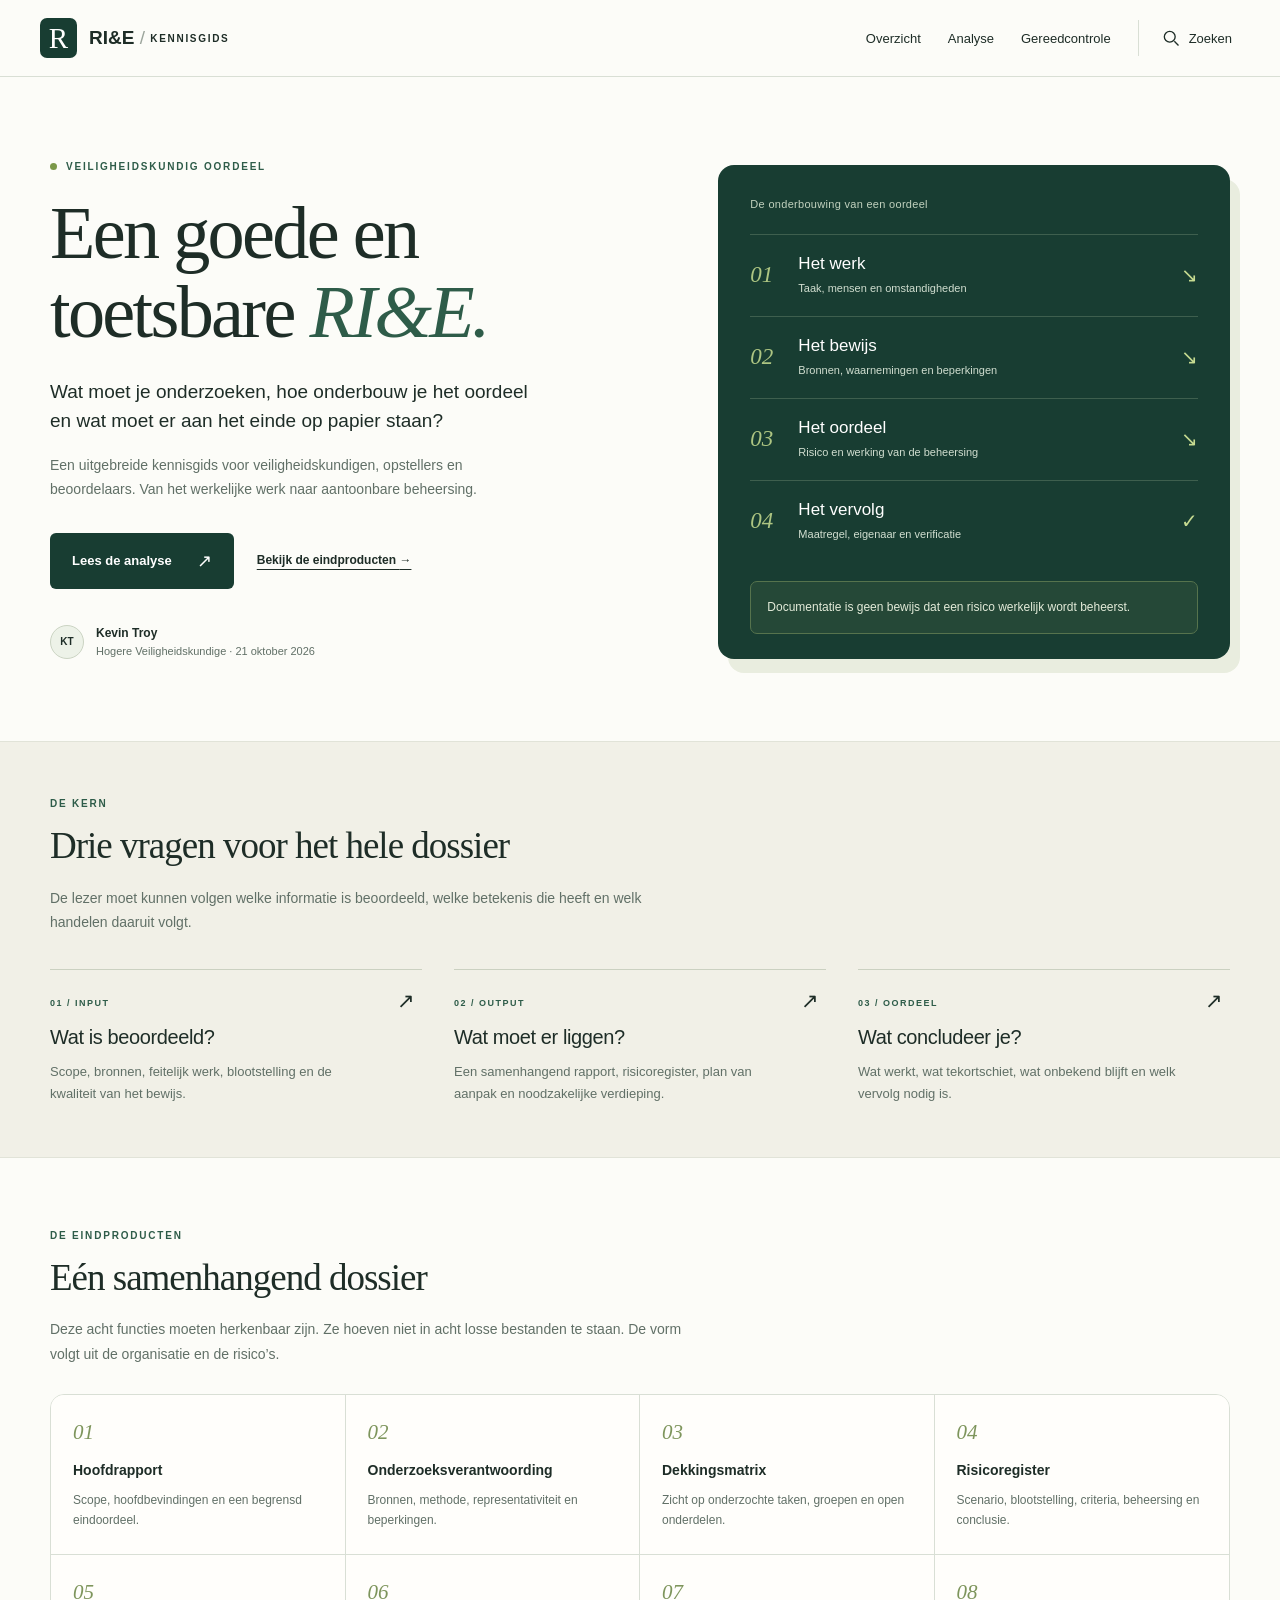
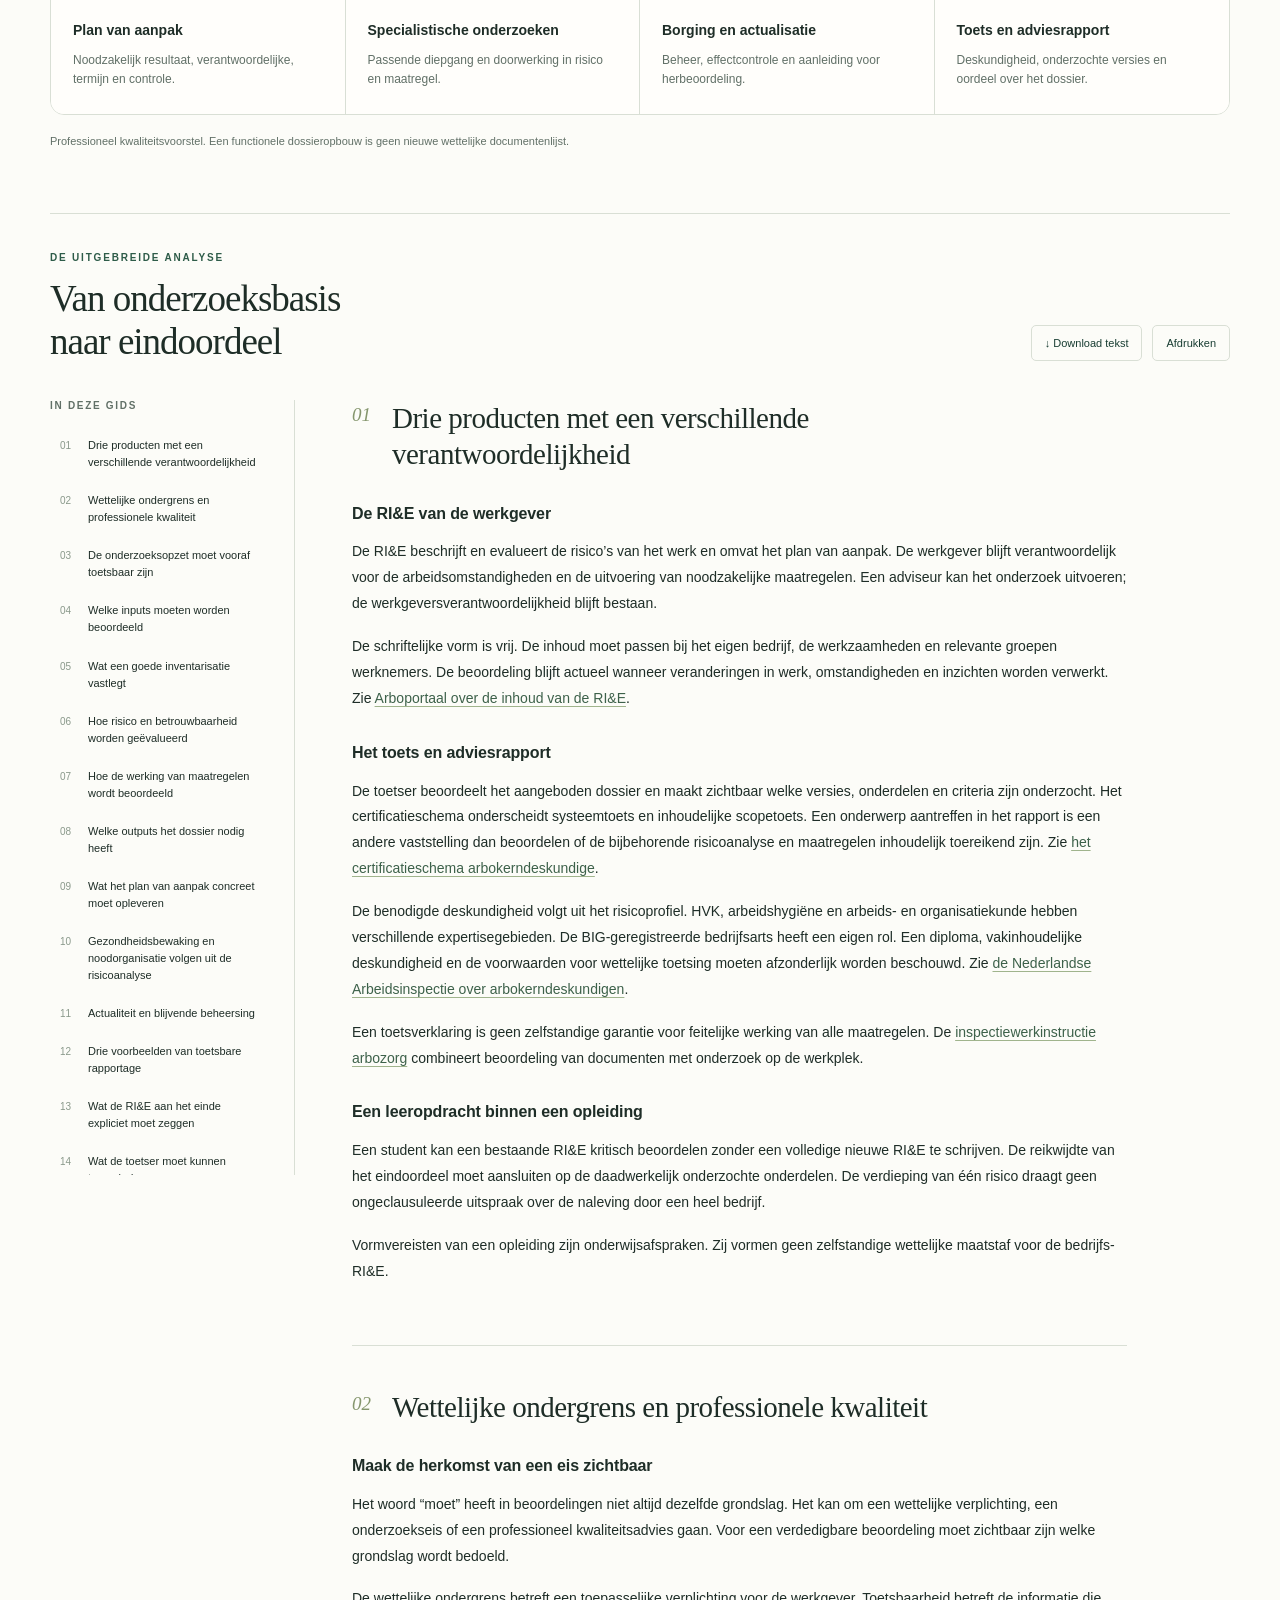
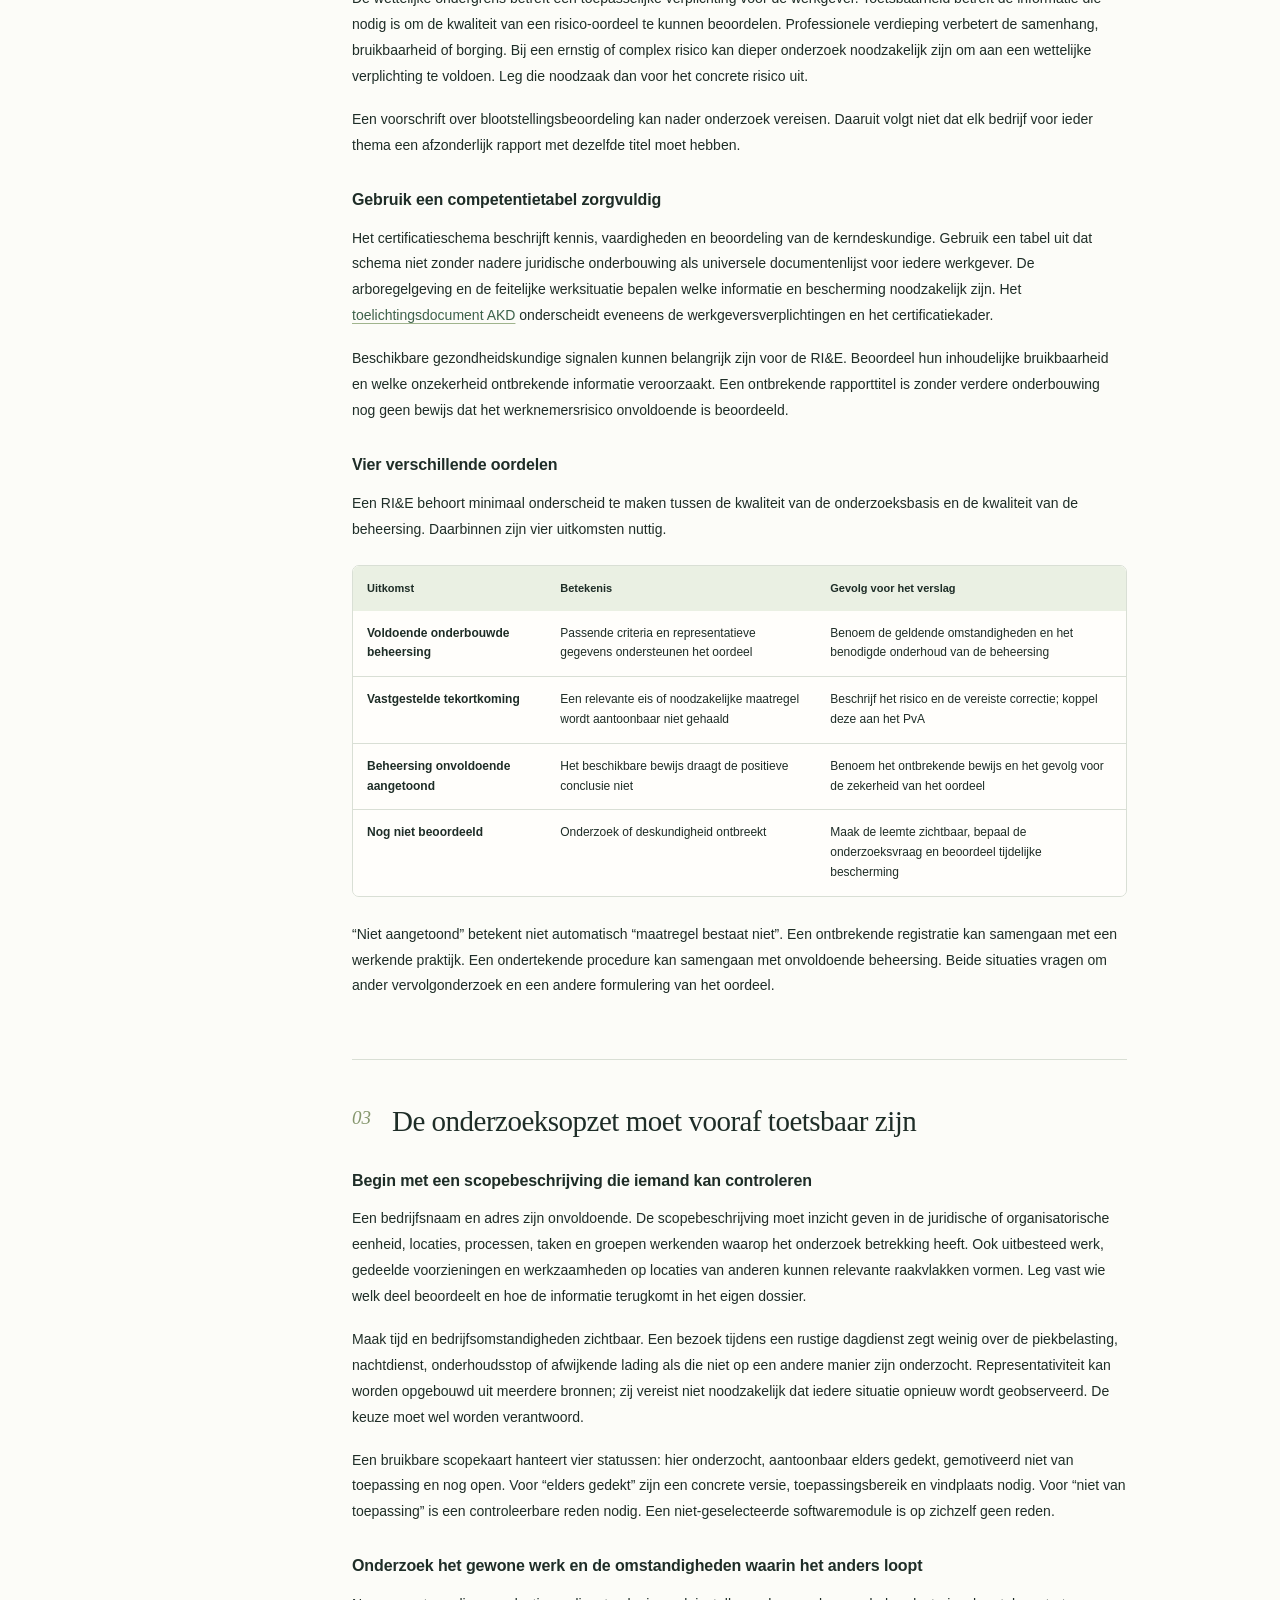
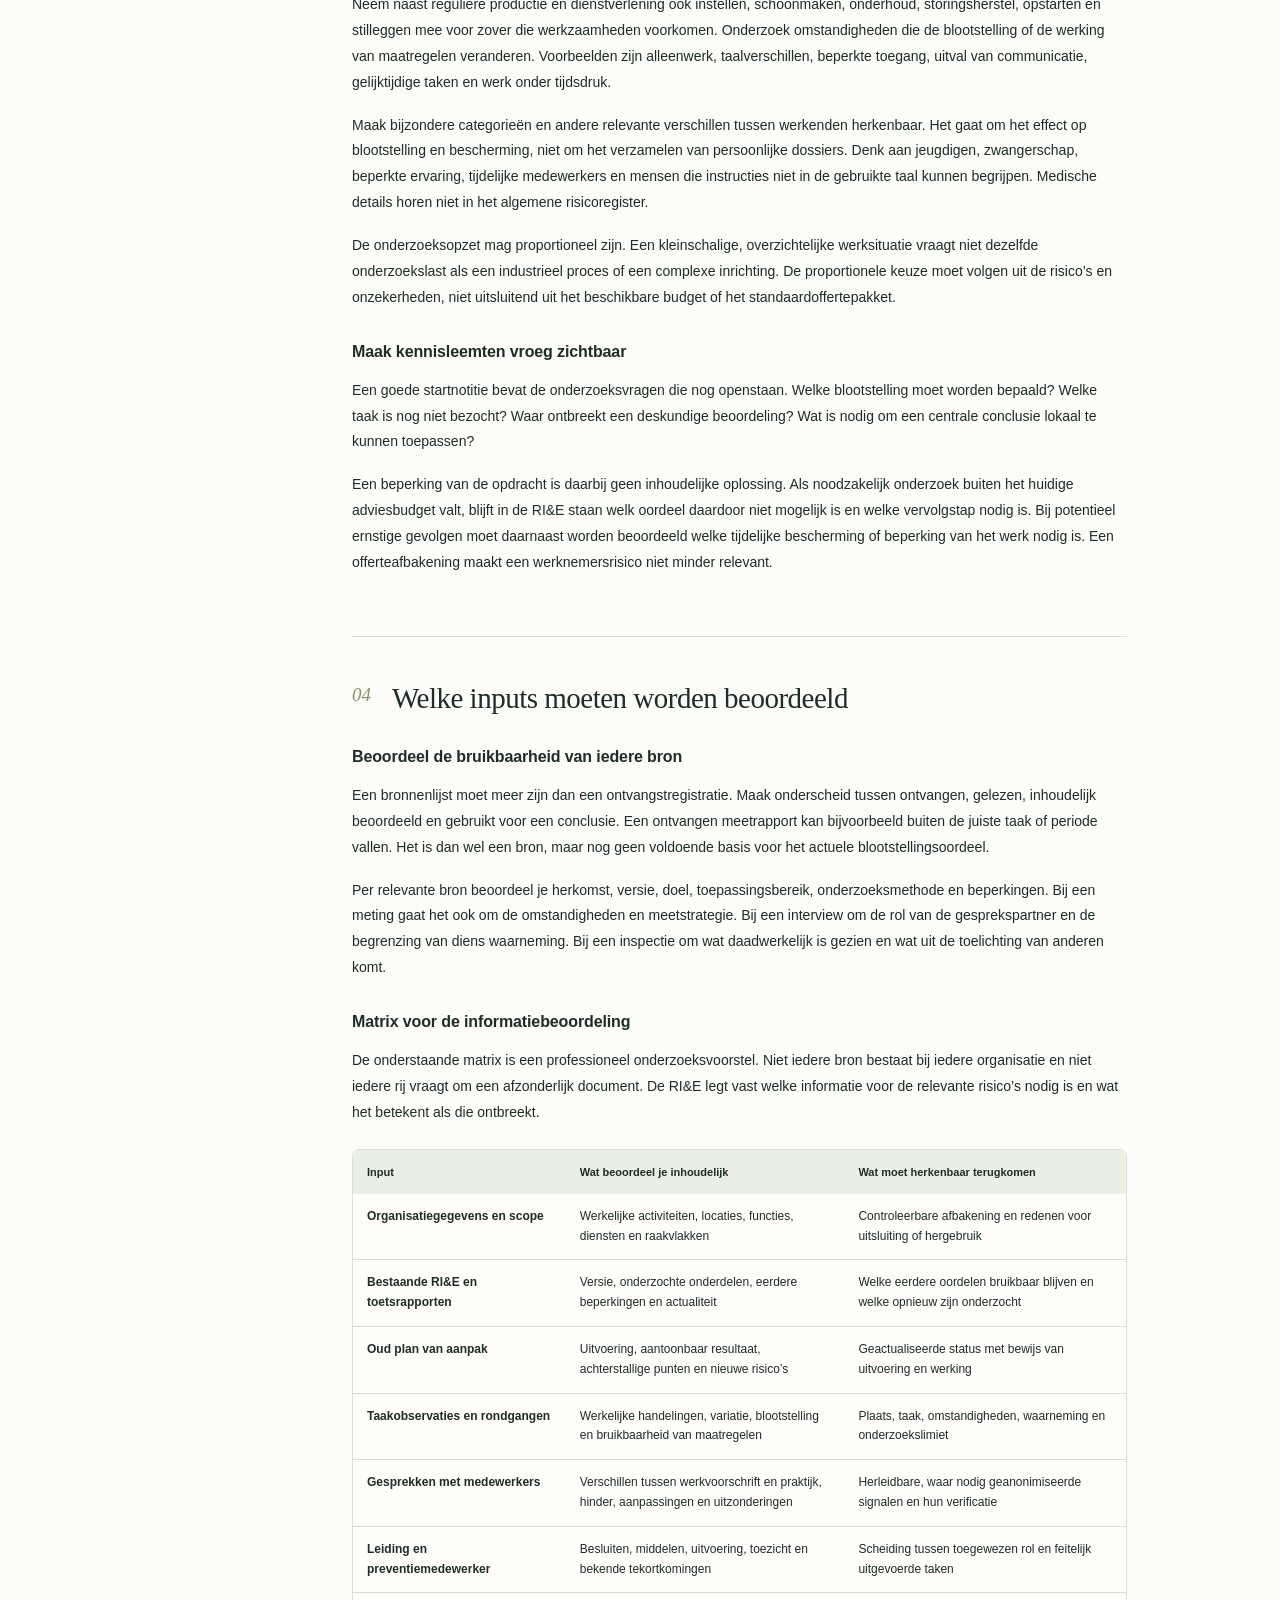
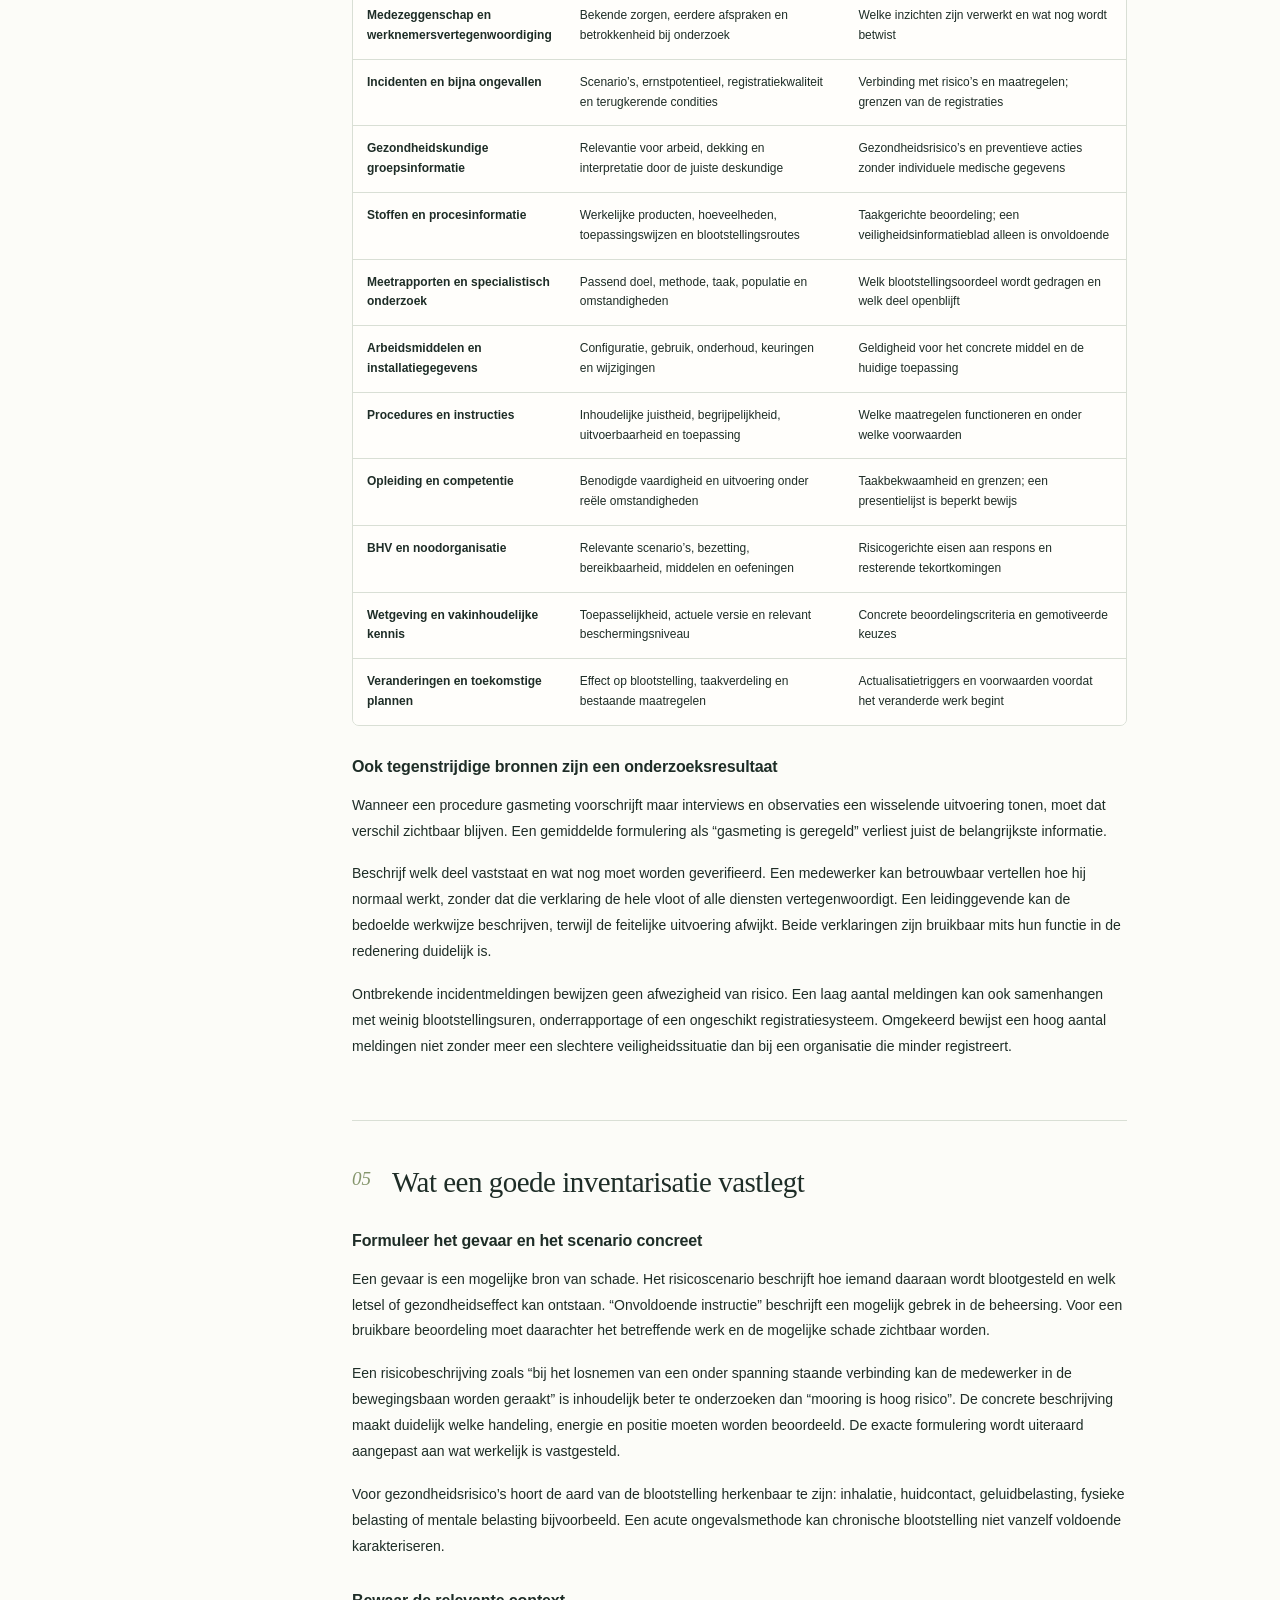
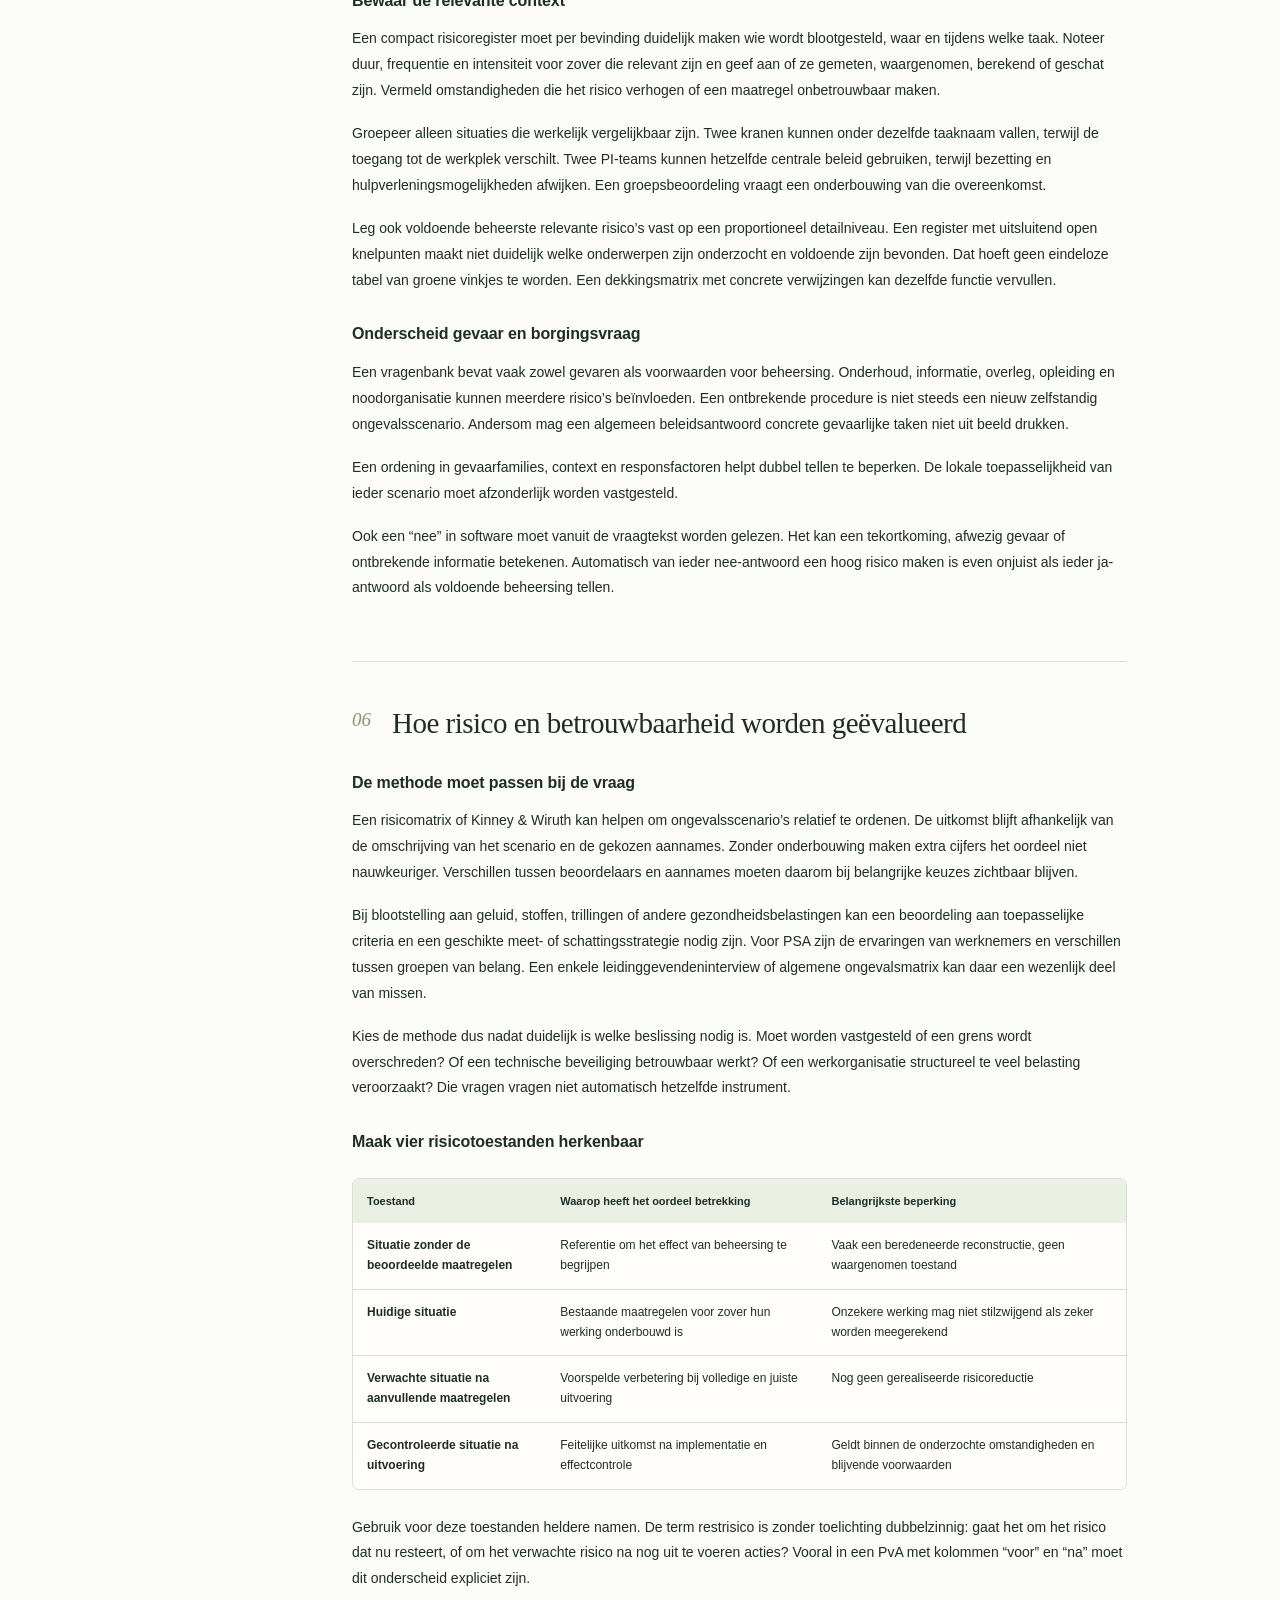
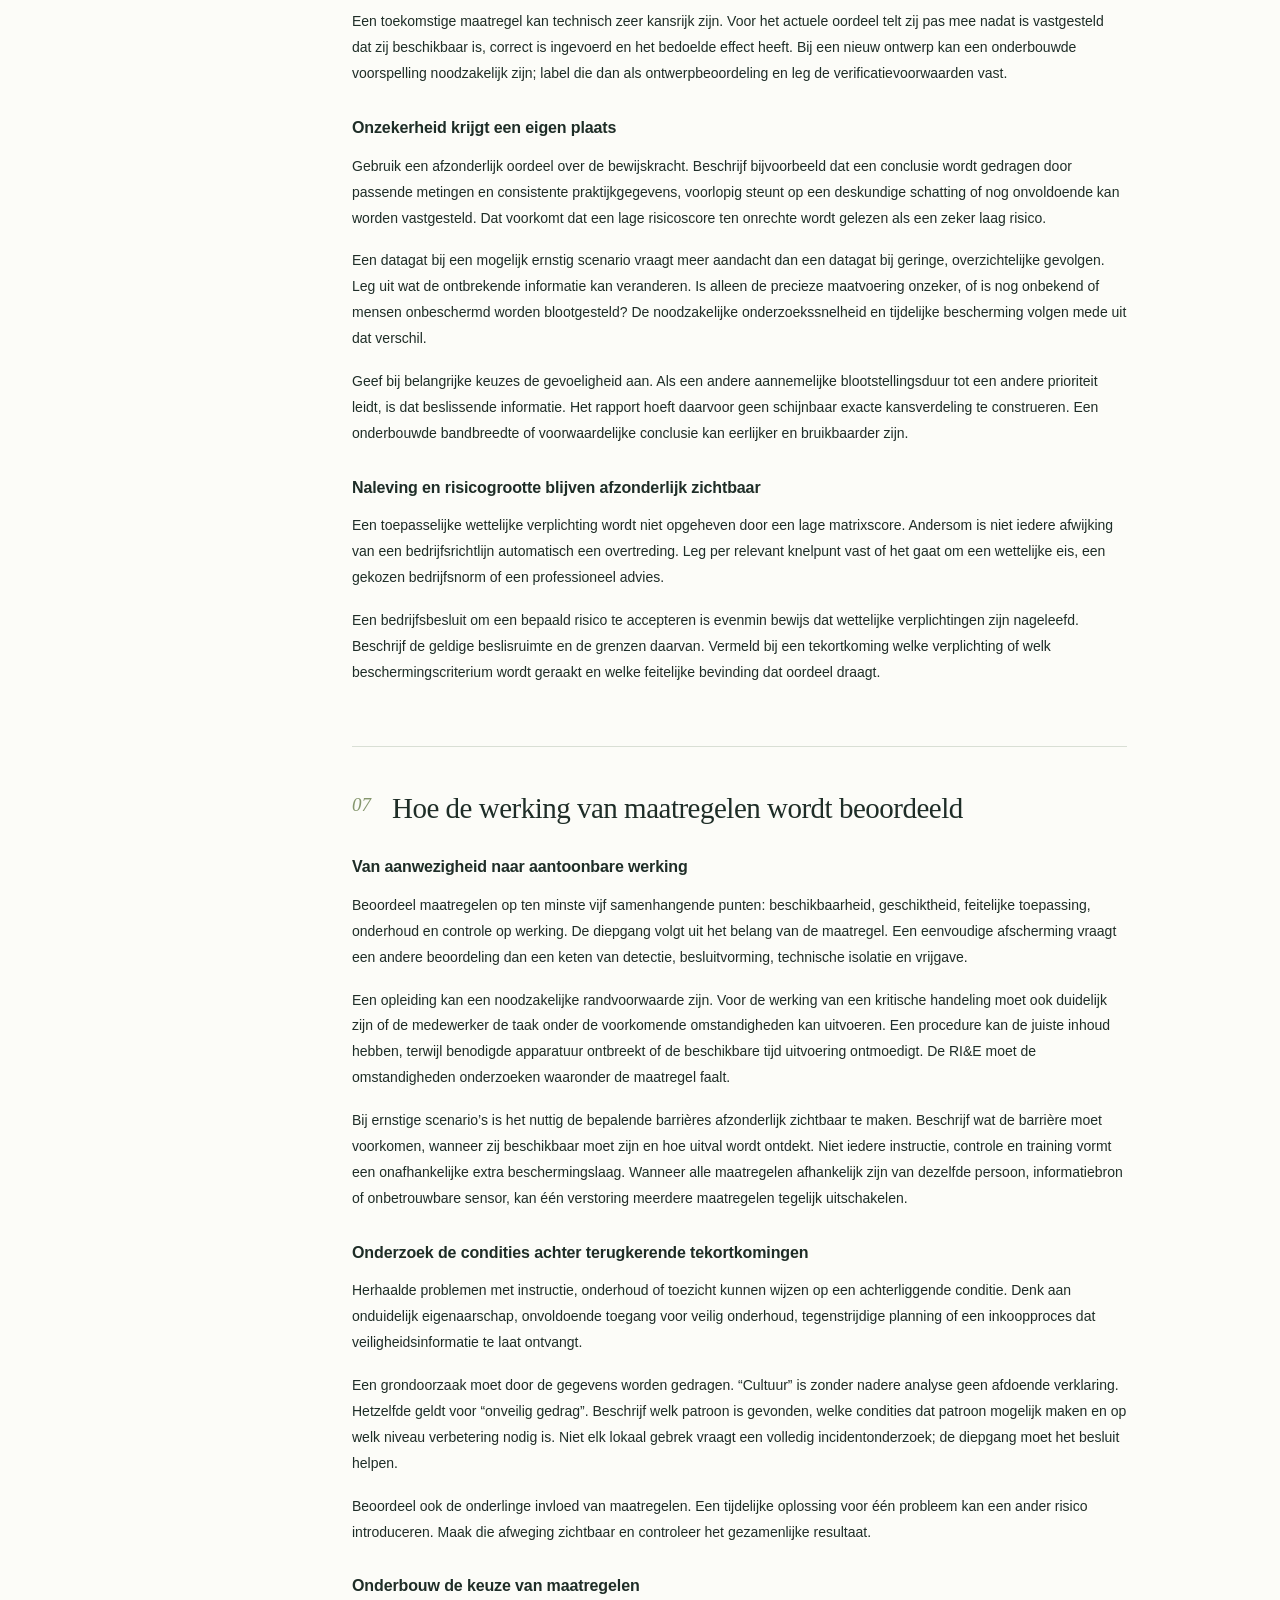
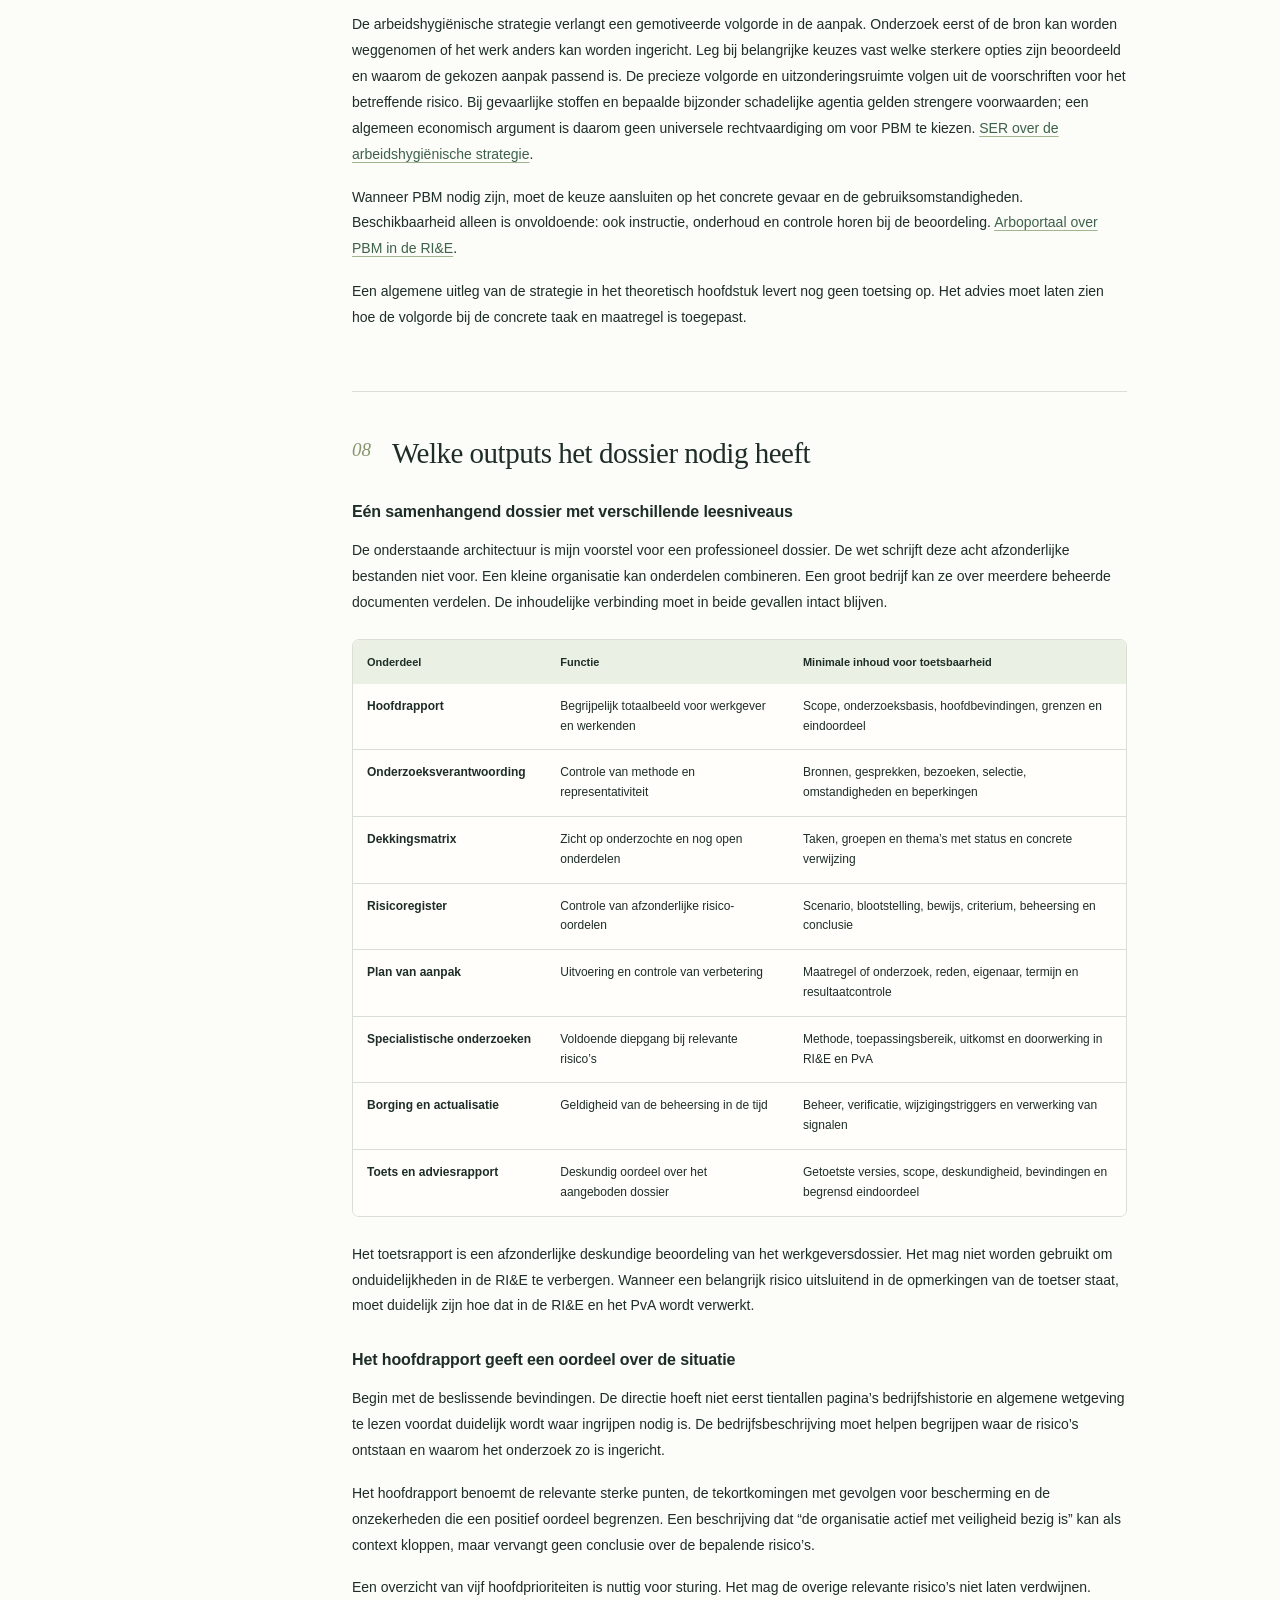
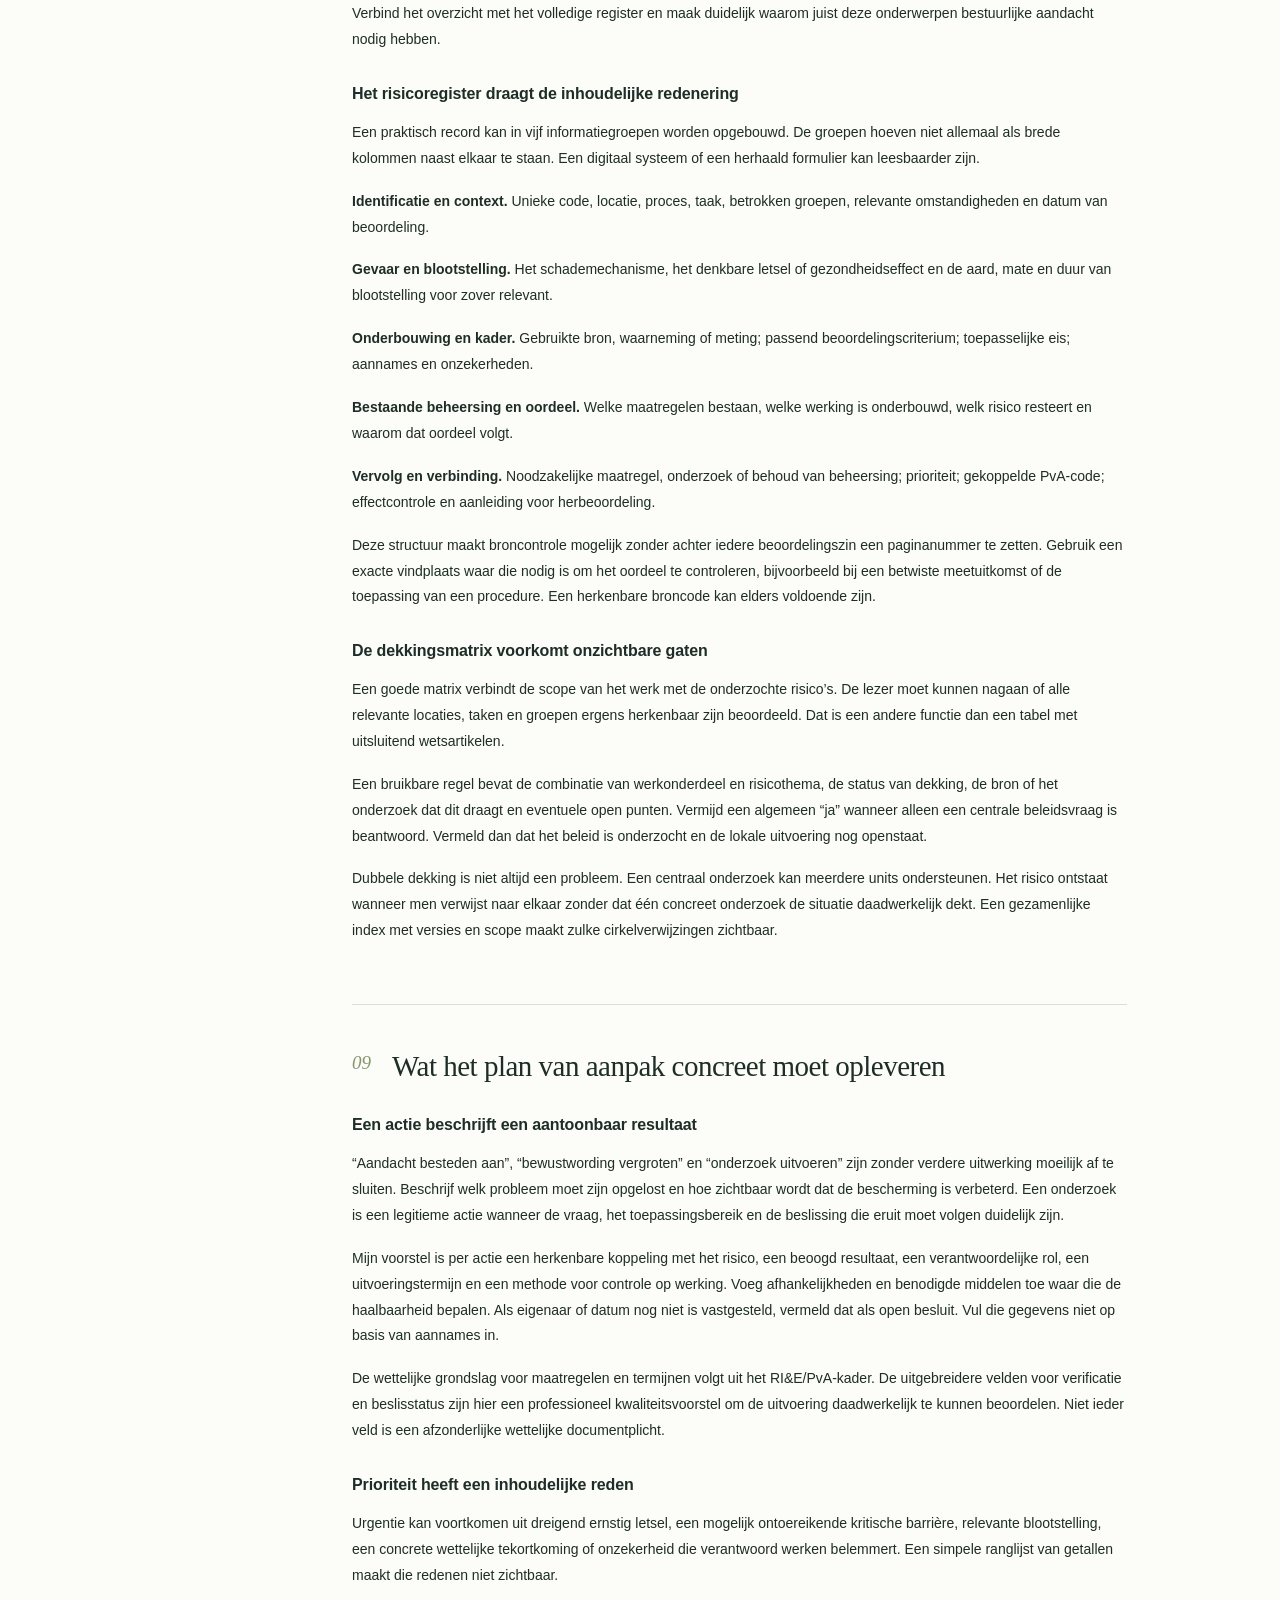
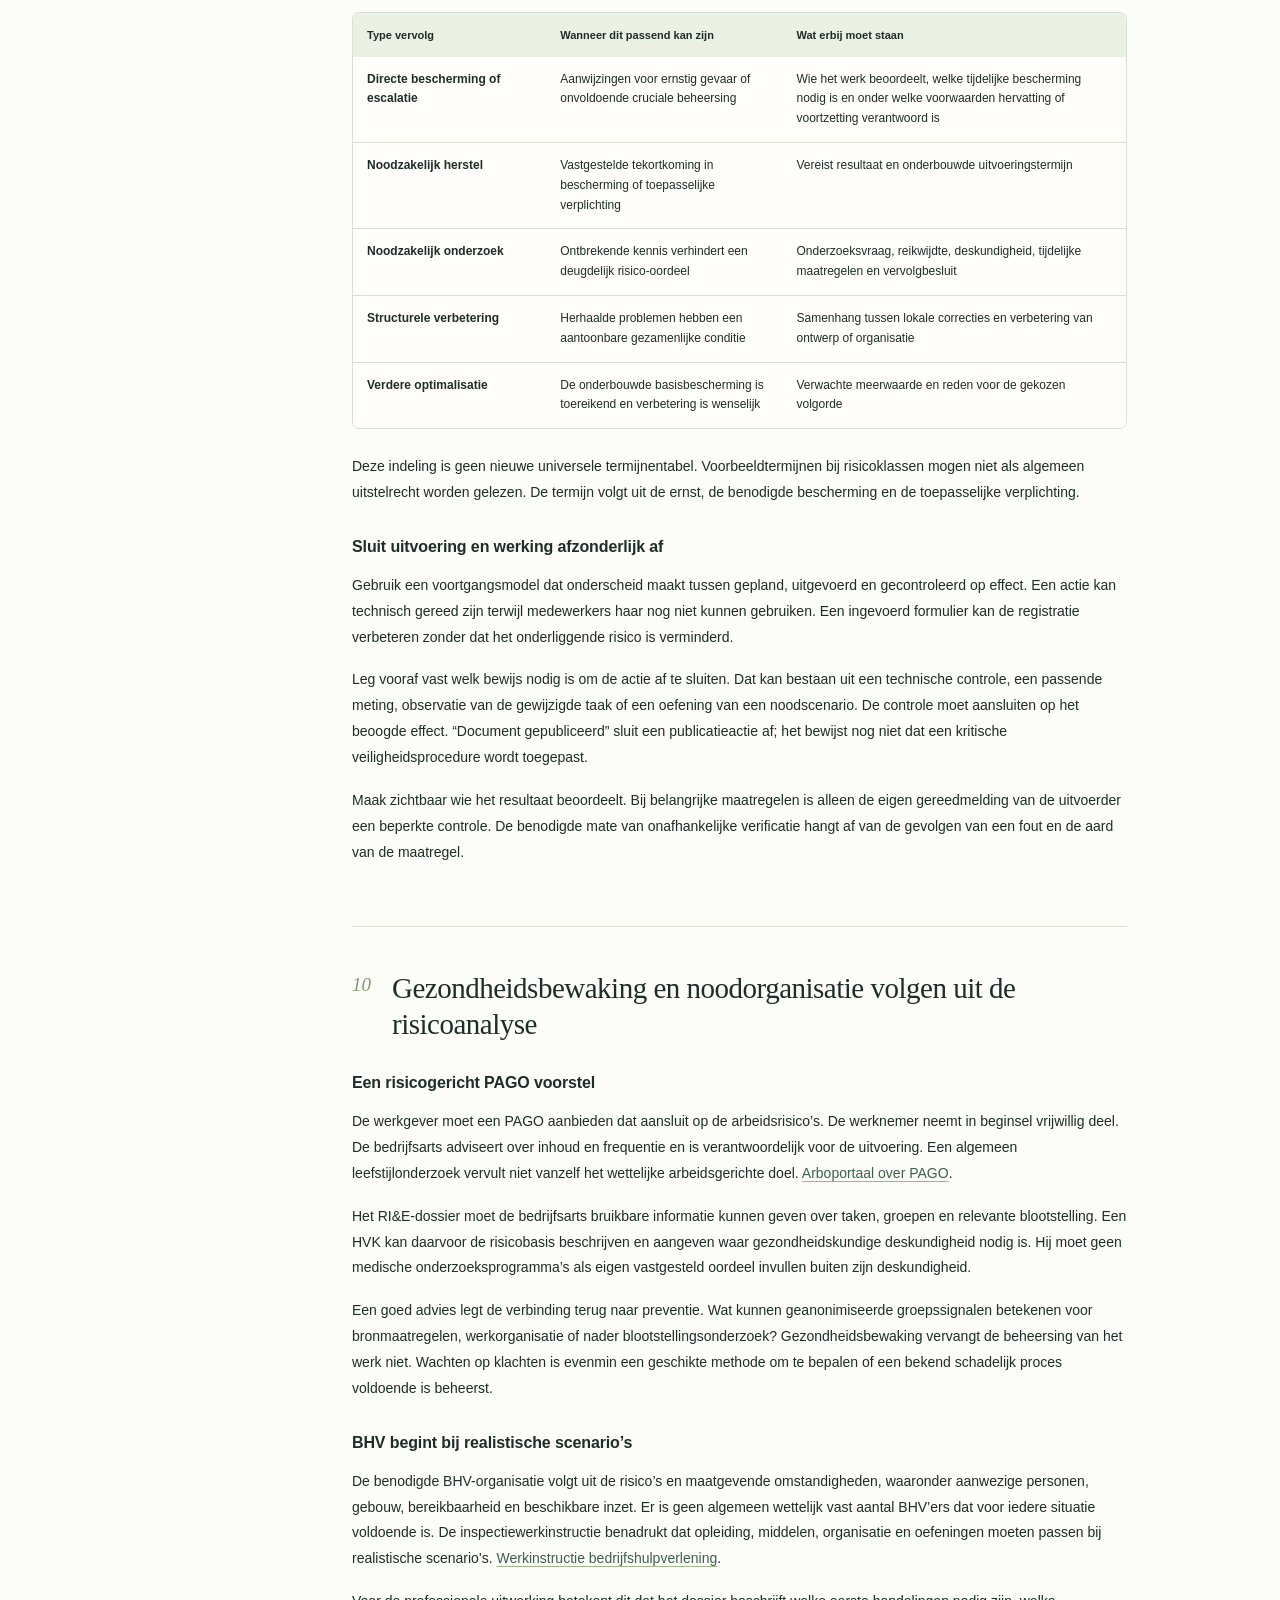
<file: toetsbare-rie/index.html>
<!doctype html>
<html lang="nl">
<head>
<meta charset="utf-8"><meta name="viewport" content="width=device-width,initial-scale=1">
<meta name="description" content="Wat hoort er in een goede, toetsbare RI&E? Een uitgebreide kennisgids over inputs, bewijs, risicobeoordeling, maatregelen en het eindoordeel.">
<meta name="theme-color" content="#183d32"><meta name="color-scheme" content="light">
<meta http-equiv="Content-Security-Policy" content="default-src 'self'; script-src 'self'; style-src 'self'; img-src 'self' data:; object-src 'none'; base-uri 'self'; form-action 'none'">
<title>Een goede en toetsbare RI&E · Kennisgids</title>
<link rel="icon" href="favicon.svg" type="image/svg+xml"><link rel="stylesheet" href="styles.css"><script src="app.js" defer></script>
</head>
<body>
<a class="skip" href="#analyse">Ga naar de analyse</a>
<div class="progress-line" aria-hidden="true"><span id="reading-progress"></span></div>
<header class="site-header"><div class="header-inner"><a class="brand" href="#"><span class="brand-mark" aria-hidden="true">R</span><span>RI&E<span class="brand-divider"> / </span><span class="brand-sub">KENNISGIDS</span></span></a><nav aria-label="Hoofdnavigatie"><a href="#overzicht">Overzicht</a><a href="#analyse">Analyse</a><a href="#gereedcontrole">Gereedcontrole</a><button class="icon-button search-trigger" aria-label="Zoek in de analyse"><svg viewBox="0 0 24 24" aria-hidden="true"><circle cx="10.5" cy="10.5" r="6.5"/><path d="m16 16 5 5"/></svg><span>Zoeken</span></button></nav></div></header>
<main>
<section class="hero shell" id="overzicht"><div class="hero-copy"><p class="eyebrow"><span></span>VEILIGHEIDSKUNDIG OORDEEL</p><h1>Een goede en<br>toetsbare <em>RI&E.</em></h1><p class="hero-lead">Wat moet je onderzoeken, hoe onderbouw je het oordeel en wat moet er aan het einde op papier staan?</p><p class="hero-description">Een uitgebreide kennisgids voor veiligheidskundigen, opstellers en beoordelaars. Van het werkelijke werk naar aantoonbare beheersing.</p><div class="hero-actions"><a class="button button-primary" href="#analyse">Lees de analyse <span aria-hidden="true">↗</span></a><a class="text-link" href="#benodigde-outputs">Bekijk de eindproducten <span aria-hidden="true">→</span></a></div><div class="byline"><span class="avatar" aria-hidden="true">KT</span><div><strong>Kevin Troy</strong><span>Hogere Veiligheidskundige · 21 oktober 2026</span></div></div></div>
<figure class="evidence-card"><figcaption>De onderbouwing van een oordeel</figcaption><div class="evidence-step"><span>01</span><div><strong>Het werk</strong><p>Taak, mensen en omstandigheden</p></div><i aria-hidden="true">↘</i></div><div class="evidence-step"><span>02</span><div><strong>Het bewijs</strong><p>Bronnen, waarnemingen en beperkingen</p></div><i aria-hidden="true">↘</i></div><div class="evidence-step"><span>03</span><div><strong>Het oordeel</strong><p>Risico en werking van de beheersing</p></div><i aria-hidden="true">↘</i></div><div class="evidence-step"><span>04</span><div><strong>Het vervolg</strong><p>Maatregel, eigenaar en verificatie</p></div><i aria-hidden="true">✓</i></div><div class="evidence-note">Documentatie is geen bewijs dat een risico werkelijk wordt beheerst.</div></figure></section>
<section class="overview-band"><div class="shell"><div class="section-intro"><p class="eyebrow">DE KERN</p><h2>Drie vragen voor het hele dossier</h2><p>De lezer moet kunnen volgen welke informatie is beoordeeld, welke betekenis die heeft en welk handelen daaruit volgt.</p></div><div class="overview-grid"><a class="overview-item" href="#welke-inputs-moeten-worden-beoordeeld"><span>01 / INPUT</span><h3>Wat is beoordeeld?</h3><p>Scope, bronnen, feitelijk werk, blootstelling en de kwaliteit van het bewijs.</p><b aria-hidden="true">↗</b></a><a class="overview-item" href="#benodigde-outputs"><span>02 / OUTPUT</span><h3>Wat moet er liggen?</h3><p>Een samenhangend rapport, risicoregister, plan van aanpak en noodzakelijke verdieping.</p><b aria-hidden="true">↗</b></a><a class="overview-item" href="#wat-de-ri-e-aan-het-einde-expliciet-moet-zeggen"><span>03 / OORDEEL</span><h3>Wat concludeer je?</h3><p>Wat werkt, wat tekortschiet, wat onbekend blijft en welk vervolg nodig is.</p><b aria-hidden="true">↗</b></a></div></div></section>
<section class="output-section shell" id="benodigde-outputs"><div class="section-intro"><p class="eyebrow">DE EINDPRODUCTEN</p><h2>Eén samenhangend dossier</h2><p>Deze acht functies moeten herkenbaar zijn. Ze hoeven niet in acht losse bestanden te staan. De vorm volgt uit de organisatie en de risico’s.</p></div><div class="output-grid">
<div class="output-card"><span>01</span><h3>Hoofdrapport</h3><p>Scope, hoofdbevindingen en een begrensd eindoordeel.</p></div><div class="output-card"><span>02</span><h3>Onderzoeksverantwoording</h3><p>Bronnen, methode, representativiteit en beperkingen.</p></div><div class="output-card"><span>03</span><h3>Dekkingsmatrix</h3><p>Zicht op onderzochte taken, groepen en open onderdelen.</p></div><div class="output-card"><span>04</span><h3>Risicoregister</h3><p>Scenario, blootstelling, criteria, beheersing en conclusie.</p></div><div class="output-card"><span>05</span><h3>Plan van aanpak</h3><p>Noodzakelijk resultaat, verantwoordelijke, termijn en controle.</p></div><div class="output-card"><span>06</span><h3>Specialistische onderzoeken</h3><p>Passende diepgang en doorwerking in risico en maatregel.</p></div><div class="output-card"><span>07</span><h3>Borging en actualisatie</h3><p>Beheer, effectcontrole en aanleiding voor herbeoordeling.</p></div><div class="output-card"><span>08</span><h3>Toets en adviesrapport</h3><p>Deskundigheid, onderzochte versies en oordeel over het dossier.</p></div>
</div><p class="small-note">Professioneel kwaliteitsvoorstel. Een functionele dossieropbouw is geen nieuwe wettelijke documentenlijst.</p></section>
<section class="analysis-title shell" id="analyse"><div><p class="eyebrow">DE UITGEBREIDE ANALYSE</p><h2>Van onderzoeksbasis<br>naar eindoordeel</h2></div><div class="reader-actions"><a href="analyse.md" download class="small-action">↓ Download tekst</a><button id="print-page" class="small-action">Afdrukken</button><button id="open-contents" class="small-action contents-toggle" aria-expanded="false" aria-controls="contents">Hoofdstukken</button></div></section>
<div class="reader-layout shell"><aside class="contents" id="contents"><div class="contents-title"><h2>In deze gids</h2><button id="close-contents" class="icon-button" aria-label="Sluit hoofdstukken">×</button></div><nav aria-label="Hoofdstukken"><a href="#drie-producten-met-een-verschillende-verantwoordelijkheid"><span>01</span>Drie producten met een verschillende verantwoordelijkheid</a><a href="#wettelijke-ondergrens-en-professionele-kwaliteit"><span>02</span>Wettelijke ondergrens en professionele kwaliteit</a><a href="#de-onderzoeksopzet-moet-vooraf-toetsbaar-zijn"><span>03</span>De onderzoeksopzet moet vooraf toetsbaar zijn</a><a href="#welke-inputs-moeten-worden-beoordeeld"><span>04</span>Welke inputs moeten worden beoordeeld</a><a href="#wat-een-goede-inventarisatie-vastlegt"><span>05</span>Wat een goede inventarisatie vastlegt</a><a href="#hoe-risico-en-betrouwbaarheid-worden-geevalueerd"><span>06</span>Hoe risico en betrouwbaarheid worden geëvalueerd</a><a href="#hoe-de-werking-van-maatregelen-wordt-beoordeeld"><span>07</span>Hoe de werking van maatregelen wordt beoordeeld</a><a href="#welke-outputs-het-dossier-nodig-heeft"><span>08</span>Welke outputs het dossier nodig heeft</a><a href="#wat-het-plan-van-aanpak-concreet-moet-opleveren"><span>09</span>Wat het plan van aanpak concreet moet opleveren</a><a href="#gezondheidsbewaking-en-noodorganisatie-volgen-uit-de-risicoanalyse"><span>10</span>Gezondheidsbewaking en noodorganisatie volgen uit de risicoanalyse</a><a href="#actualiteit-en-blijvende-beheersing"><span>11</span>Actualiteit en blijvende beheersing</a><a href="#drie-voorbeelden-van-toetsbare-rapportage"><span>12</span>Drie voorbeelden van toetsbare rapportage</a><a href="#wat-de-ri-e-aan-het-einde-expliciet-moet-zeggen"><span>13</span>Wat de RI&amp;E aan het einde expliciet moet zeggen</a><a href="#wat-de-toetser-moet-kunnen-terugvinden"><span>14</span>Wat de toetser moet kunnen terugvinden</a><a href="#voorstel-voor-de-inhoudsopgave-van-een-werkgeversrapport"><span>15</span>Voorstel voor de inhoudsopgave van een werkgeversrapport</a><a href="#eindbeeld"><span>16</span>Eindbeeld</a><a href="#bronnen-en-reikwijdte"><span>17</span>Bronnen en reikwijdte</a></nav><p>Een professioneel voorstel.<br>Geen formele toetsverklaring.</p></aside><article class="analysis" aria-label="Volledige analyse"><section class="chapter" id="drie-producten-met-een-verschillende-verantwoordelijkheid"><header class="chapter-head"><span class="chapter-number">01</span><h2>Drie producten met een verschillende verantwoordelijkheid</h2></header><h3>De RI&amp;E van de werkgever</h3>
<p>De RI&amp;E beschrijft en evalueert de risico’s van het werk en omvat het plan van aanpak. De werkgever blijft verantwoordelijk voor de arbeidsomstandigheden en de uitvoering van noodzakelijke maatregelen. Een adviseur kan het onderzoek uitvoeren; de werkgeversverantwoordelijkheid blijft bestaan.</p>
<p>De schriftelijke vorm is vrij. De inhoud moet passen bij het eigen bedrijf, de werkzaamheden en relevante groepen werknemers. De beoordeling blijft actueel wanneer veranderingen in werk, omstandigheden en inzichten worden verwerkt. Zie <a href="https://www.arboportaal.nl/onderwerpen/arbowet--en--regelgeving/risico-inventarisatie---evaluatie/waaruit-bestaat-de-rie" target="_blank" rel="noopener noreferrer">Arboportaal over de inhoud van de RI&amp;E</a>.</p>
<h3>Het toets en adviesrapport</h3>
<p>De toetser beoordeelt het aangeboden dossier en maakt zichtbaar welke versies, onderdelen en criteria zijn onderzocht. Het certificatieschema onderscheidt systeemtoets en inhoudelijke scopetoets. Een onderwerp aantreffen in het rapport is een andere vaststelling dan beoordelen of de bijbehorende risicoanalyse en maatregelen inhoudelijk toereikend zijn. Zie <a href="https://zoek.officielebekendmakingen.nl/stcrt-2024-39674.html" target="_blank" rel="noopener noreferrer">het certificatieschema arbokerndeskundige</a>.</p>
<p>De benodigde deskundigheid volgt uit het risicoprofiel. HVK, arbeidshygiëne en arbeids- en organisatiekunde hebben verschillende expertisegebieden. De BIG-geregistreerde bedrijfsarts heeft een eigen rol. Een diploma, vakinhoudelijke deskundigheid en de voorwaarden voor wettelijke toetsing moeten afzonderlijk worden beschouwd. Zie <a href="https://www.nlarbeidsinspectie.nl/onderwerpen/arbeidsomstandighedenwet/arbokerndeskundigen" target="_blank" rel="noopener noreferrer">de Nederlandse Arbeidsinspectie over arbokerndeskundigen</a>.</p>
<p>Een toetsverklaring is geen zelfstandige garantie voor feitelijke werking van alle maatregelen. De <a href="https://www.nlarbeidsinspectie.nl/documenten/2026/01/26/werkinstructie-arbozorg-onderdeel-rie-basiscontract-en-deskundige-bijstand" target="_blank" rel="noopener noreferrer">inspectiewerkinstructie arbozorg</a> combineert beoordeling van documenten met onderzoek op de werkplek.</p>
<h3>Een leeropdracht binnen een opleiding</h3>
<p>Een student kan een bestaande RI&amp;E kritisch beoordelen zonder een volledige nieuwe RI&amp;E te schrijven. De reikwijdte van het eindoordeel moet aansluiten op de daadwerkelijk onderzochte onderdelen. De verdieping van één risico draagt geen ongeclausuleerde uitspraak over de naleving door een heel bedrijf.</p>
<p>Vormvereisten van een opleiding zijn onderwijsafspraken. Zij vormen geen zelfstandige wettelijke maatstaf voor de bedrijfs-RI&amp;E.</p></section>
<section class="chapter" id="wettelijke-ondergrens-en-professionele-kwaliteit"><header class="chapter-head"><span class="chapter-number">02</span><h2>Wettelijke ondergrens en professionele kwaliteit</h2></header><h3>Maak de herkomst van een eis zichtbaar</h3>
<p>Het woord “moet” heeft in beoordelingen niet altijd dezelfde grondslag. Het kan om een wettelijke verplichting, een onderzoekseis of een professioneel kwaliteitsadvies gaan. Voor een verdedigbare beoordeling moet zichtbaar zijn welke grondslag wordt bedoeld.</p>
<p>De wettelijke ondergrens betreft een toepasselijke verplichting voor de werkgever. Toetsbaarheid betreft de informatie die nodig is om de kwaliteit van een risico-oordeel te kunnen beoordelen. Professionele verdieping verbetert de samenhang, bruikbaarheid of borging. Bij een ernstig of complex risico kan dieper onderzoek noodzakelijk zijn om aan een wettelijke verplichting te voldoen. Leg die noodzaak dan voor het concrete risico uit.</p>
<p>Een voorschrift over blootstellingsbeoordeling kan nader onderzoek vereisen. Daaruit volgt niet dat elk bedrijf voor ieder thema een afzonderlijk rapport met dezelfde titel moet hebben.</p>
<h3>Gebruik een competentietabel zorgvuldig</h3>
<p>Het certificatieschema beschrijft kennis, vaardigheden en beoordeling van de kerndeskundige. Gebruik een tabel uit dat schema niet zonder nadere juridische onderbouwing als universele documentenlijst voor iedere werkgever. De arboregelgeving en de feitelijke werksituatie bepalen welke informatie en bescherming noodzakelijk zijn. Het <a href="https://www.arboportaal.nl/site/binaries/site-content/collections/documents/2024/01/23/toelichtingsdocument-arbokerndeskundige-college-van-deskundigen-akd/Toelichtingsdocument%2BArbokerndeskundige%2BCollege%2Bvan%2BDeskundigen%2BAKD.pdf" target="_blank" rel="noopener noreferrer">toelichtingsdocument AKD</a> onderscheidt eveneens de werkgeversverplichtingen en het certificatiekader.</p>
<p>Beschikbare gezondheidskundige signalen kunnen belangrijk zijn voor de RI&amp;E. Beoordeel hun inhoudelijke bruikbaarheid en welke onzekerheid ontbrekende informatie veroorzaakt. Een ontbrekende rapporttitel is zonder verdere onderbouwing nog geen bewijs dat het werknemersrisico onvoldoende is beoordeeld.</p>
<h3>Vier verschillende oordelen</h3>
<p>Een RI&amp;E behoort minimaal onderscheid te maken tussen de kwaliteit van de onderzoeksbasis en de kwaliteit van de beheersing. Daarbinnen zijn vier uitkomsten nuttig.</p>
<div class="table-wrap" tabindex="0" role="region" aria-label="Vergelijkingstabel"><table><thead><tr><th scope="col">Uitkomst</th><th scope="col">Betekenis</th><th scope="col">Gevolg voor het verslag</th></tr></thead><tbody><tr><th scope="row">Voldoende onderbouwde beheersing</th><td>Passende criteria en representatieve gegevens ondersteunen het oordeel</td><td>Benoem de geldende omstandigheden en het benodigde onderhoud van de beheersing</td></tr><tr><th scope="row">Vastgestelde tekortkoming</th><td>Een relevante eis of noodzakelijke maatregel wordt aantoonbaar niet gehaald</td><td>Beschrijf het risico en de vereiste correctie; koppel deze aan het PvA</td></tr><tr><th scope="row">Beheersing onvoldoende aangetoond</th><td>Het beschikbare bewijs draagt de positieve conclusie niet</td><td>Benoem het ontbrekende bewijs en het gevolg voor de zekerheid van het oordeel</td></tr><tr><th scope="row">Nog niet beoordeeld</th><td>Onderzoek of deskundigheid ontbreekt</td><td>Maak de leemte zichtbaar, bepaal de onderzoeksvraag en beoordeel tijdelijke bescherming</td></tr></tbody></table></div>
<p>“Niet aangetoond” betekent niet automatisch “maatregel bestaat niet”. Een ontbrekende registratie kan samengaan met een werkende praktijk. Een ondertekende procedure kan samengaan met onvoldoende beheersing. Beide situaties vragen om ander vervolgonderzoek en een andere formulering van het oordeel.</p></section>
<section class="chapter" id="de-onderzoeksopzet-moet-vooraf-toetsbaar-zijn"><header class="chapter-head"><span class="chapter-number">03</span><h2>De onderzoeksopzet moet vooraf toetsbaar zijn</h2></header><h3>Begin met een scopebeschrijving die iemand kan controleren</h3>
<p>Een bedrijfsnaam en adres zijn onvoldoende. De scopebeschrijving moet inzicht geven in de juridische of organisatorische eenheid, locaties, processen, taken en groepen werkenden waarop het onderzoek betrekking heeft. Ook uitbesteed werk, gedeelde voorzieningen en werkzaamheden op locaties van anderen kunnen relevante raakvlakken vormen. Leg vast wie welk deel beoordeelt en hoe de informatie terugkomt in het eigen dossier.</p>
<p>Maak tijd en bedrijfsomstandigheden zichtbaar. Een bezoek tijdens een rustige dagdienst zegt weinig over de piekbelasting, nachtdienst, onderhoudsstop of afwijkende lading als die niet op een andere manier zijn onderzocht. Representativiteit kan worden opgebouwd uit meerdere bronnen; zij vereist niet noodzakelijk dat iedere situatie opnieuw wordt geobserveerd. De keuze moet wel worden verantwoord.</p>
<p>Een bruikbare scopekaart hanteert vier statussen: hier onderzocht, aantoonbaar elders gedekt, gemotiveerd niet van toepassing en nog open. Voor “elders gedekt” zijn een concrete versie, toepassingsbereik en vindplaats nodig. Voor “niet van toepassing” is een controleerbare reden nodig. Een niet-geselecteerde softwaremodule is op zichzelf geen reden.</p>
<h3>Onderzoek het gewone werk en de omstandigheden waarin het anders loopt</h3>
<p>Neem naast reguliere productie en dienstverlening ook instellen, schoonmaken, onderhoud, storingsherstel, opstarten en stilleggen mee voor zover die werkzaamheden voorkomen. Onderzoek omstandigheden die de blootstelling of de werking van maatregelen veranderen. Voorbeelden zijn alleenwerk, taalverschillen, beperkte toegang, uitval van communicatie, gelijktijdige taken en werk onder tijdsdruk.</p>
<p>Maak bijzondere categorieën en andere relevante verschillen tussen werkenden herkenbaar. Het gaat om het effect op blootstelling en bescherming, niet om het verzamelen van persoonlijke dossiers. Denk aan jeugdigen, zwangerschap, beperkte ervaring, tijdelijke medewerkers en mensen die instructies niet in de gebruikte taal kunnen begrijpen. Medische details horen niet in het algemene risicoregister.</p>
<p>De onderzoeksopzet mag proportioneel zijn. Een kleinschalige, overzichtelijke werksituatie vraagt niet dezelfde onderzoekslast als een industrieel proces of een complexe inrichting. De proportionele keuze moet volgen uit de risico’s en onzekerheden, niet uitsluitend uit het beschikbare budget of het standaardoffertepakket.</p>
<h3>Maak kennisleemten vroeg zichtbaar</h3>
<p>Een goede startnotitie bevat de onderzoeksvragen die nog openstaan. Welke blootstelling moet worden bepaald? Welke taak is nog niet bezocht? Waar ontbreekt een deskundige beoordeling? Wat is nodig om een centrale conclusie lokaal te kunnen toepassen?</p>
<p>Een beperking van de opdracht is daarbij geen inhoudelijke oplossing. Als noodzakelijk onderzoek buiten het huidige adviesbudget valt, blijft in de RI&amp;E staan welk oordeel daardoor niet mogelijk is en welke vervolgstap nodig is. Bij potentieel ernstige gevolgen moet daarnaast worden beoordeeld welke tijdelijke bescherming of beperking van het werk nodig is. Een offerteafbakening maakt een werknemersrisico niet minder relevant.</p></section>
<section class="chapter" id="welke-inputs-moeten-worden-beoordeeld"><header class="chapter-head"><span class="chapter-number">04</span><h2>Welke inputs moeten worden beoordeeld</h2></header><h3>Beoordeel de bruikbaarheid van iedere bron</h3>
<p>Een bronnenlijst moet meer zijn dan een ontvangstregistratie. Maak onderscheid tussen ontvangen, gelezen, inhoudelijk beoordeeld en gebruikt voor een conclusie. Een ontvangen meetrapport kan bijvoorbeeld buiten de juiste taak of periode vallen. Het is dan wel een bron, maar nog geen voldoende basis voor het actuele blootstellingsoordeel.</p>
<p>Per relevante bron beoordeel je herkomst, versie, doel, toepassingsbereik, onderzoeksmethode en beperkingen. Bij een meting gaat het ook om de omstandigheden en meetstrategie. Bij een interview om de rol van de gesprekspartner en de begrenzing van diens waarneming. Bij een inspectie om wat daadwerkelijk is gezien en wat uit de toelichting van anderen komt.</p>
<h3>Matrix voor de informatiebeoordeling</h3>
<p>De onderstaande matrix is een professioneel onderzoeksvoorstel. Niet iedere bron bestaat bij iedere organisatie en niet iedere rij vraagt om een afzonderlijk document. De RI&amp;E legt vast welke informatie voor de relevante risico’s nodig is en wat het betekent als die ontbreekt.</p>
<div class="table-wrap" tabindex="0" role="region" aria-label="Vergelijkingstabel"><table><thead><tr><th scope="col">Input</th><th scope="col">Wat beoordeel je inhoudelijk</th><th scope="col">Wat moet herkenbaar terugkomen</th></tr></thead><tbody><tr><th scope="row">Organisatiegegevens en scope</th><td>Werkelijke activiteiten, locaties, functies, diensten en raakvlakken</td><td>Controleerbare afbakening en redenen voor uitsluiting of hergebruik</td></tr><tr><th scope="row">Bestaande RI&amp;E en toetsrapporten</th><td>Versie, onderzochte onderdelen, eerdere beperkingen en actualiteit</td><td>Welke eerdere oordelen bruikbaar blijven en welke opnieuw zijn onderzocht</td></tr><tr><th scope="row">Oud plan van aanpak</th><td>Uitvoering, aantoonbaar resultaat, achterstallige punten en nieuwe risico’s</td><td>Geactualiseerde status met bewijs van uitvoering en werking</td></tr><tr><th scope="row">Taakobservaties en rondgangen</th><td>Werkelijke handelingen, variatie, blootstelling en bruikbaarheid van maatregelen</td><td>Plaats, taak, omstandigheden, waarneming en onderzoekslimiet</td></tr><tr><th scope="row">Gesprekken met medewerkers</th><td>Verschillen tussen werkvoorschrift en praktijk, hinder, aanpassingen en uitzonderingen</td><td>Herleidbare, waar nodig geanonimiseerde signalen en hun verificatie</td></tr><tr><th scope="row">Leiding en preventiemedewerker</th><td>Besluiten, middelen, uitvoering, toezicht en bekende tekortkomingen</td><td>Scheiding tussen toegewezen rol en feitelijk uitgevoerde taken</td></tr><tr><th scope="row">Medezeggenschap en werknemersvertegenwoordiging</th><td>Bekende zorgen, eerdere afspraken en betrokkenheid bij onderzoek</td><td>Welke inzichten zijn verwerkt en wat nog wordt betwist</td></tr><tr><th scope="row">Incidenten en bijna ongevallen</th><td>Scenario’s, ernstpotentieel, registratiekwaliteit en terugkerende condities</td><td>Verbinding met risico’s en maatregelen; grenzen van de registraties</td></tr><tr><th scope="row">Gezondheidskundige groepsinformatie</th><td>Relevantie voor arbeid, dekking en interpretatie door de juiste deskundige</td><td>Gezondheidsrisico’s en preventieve acties zonder individuele medische gegevens</td></tr><tr><th scope="row">Stoffen en procesinformatie</th><td>Werkelijke producten, hoeveelheden, toepassingswijzen en blootstellingsroutes</td><td>Taakgerichte beoordeling; een veiligheidsinformatieblad alleen is onvoldoende</td></tr><tr><th scope="row">Meetrapporten en specialistisch onderzoek</th><td>Passend doel, methode, taak, populatie en omstandigheden</td><td>Welk blootstellingsoordeel wordt gedragen en welk deel openblijft</td></tr><tr><th scope="row">Arbeidsmiddelen en installatiegegevens</th><td>Configuratie, gebruik, onderhoud, keuringen en wijzigingen</td><td>Geldigheid voor het concrete middel en de huidige toepassing</td></tr><tr><th scope="row">Procedures en instructies</th><td>Inhoudelijke juistheid, begrijpelijkheid, uitvoerbaarheid en toepassing</td><td>Welke maatregelen functioneren en onder welke voorwaarden</td></tr><tr><th scope="row">Opleiding en competentie</th><td>Benodigde vaardigheid en uitvoering onder reële omstandigheden</td><td>Taakbekwaamheid en grenzen; een presentielijst is beperkt bewijs</td></tr><tr><th scope="row">BHV en noodorganisatie</th><td>Relevante scenario’s, bezetting, bereikbaarheid, middelen en oefeningen</td><td>Risicogerichte eisen aan respons en resterende tekortkomingen</td></tr><tr><th scope="row">Wetgeving en vakinhoudelijke kennis</th><td>Toepasselijkheid, actuele versie en relevant beschermingsniveau</td><td>Concrete beoordelingscriteria en gemotiveerde keuzes</td></tr><tr><th scope="row">Veranderingen en toekomstige plannen</th><td>Effect op blootstelling, taakverdeling en bestaande maatregelen</td><td>Actualisatietriggers en voorwaarden voordat het veranderde werk begint</td></tr></tbody></table></div>
<h3>Ook tegenstrijdige bronnen zijn een onderzoeksresultaat</h3>
<p>Wanneer een procedure gasmeting voorschrijft maar interviews en observaties een wisselende uitvoering tonen, moet dat verschil zichtbaar blijven. Een gemiddelde formulering als “gasmeting is geregeld” verliest juist de belangrijkste informatie.</p>
<p>Beschrijf welk deel vaststaat en wat nog moet worden geverifieerd. Een medewerker kan betrouwbaar vertellen hoe hij normaal werkt, zonder dat die verklaring de hele vloot of alle diensten vertegenwoordigt. Een leidinggevende kan de bedoelde werkwijze beschrijven, terwijl de feitelijke uitvoering afwijkt. Beide verklaringen zijn bruikbaar mits hun functie in de redenering duidelijk is.</p>
<p>Ontbrekende incidentmeldingen bewijzen geen afwezigheid van risico. Een laag aantal meldingen kan ook samenhangen met weinig blootstellingsuren, onderrapportage of een ongeschikt registratiesysteem. Omgekeerd bewijst een hoog aantal meldingen niet zonder meer een slechtere veiligheidssituatie dan bij een organisatie die minder registreert.</p></section>
<section class="chapter" id="wat-een-goede-inventarisatie-vastlegt"><header class="chapter-head"><span class="chapter-number">05</span><h2>Wat een goede inventarisatie vastlegt</h2></header><h3>Formuleer het gevaar en het scenario concreet</h3>
<p>Een gevaar is een mogelijke bron van schade. Het risicoscenario beschrijft hoe iemand daaraan wordt blootgesteld en welk letsel of gezondheidseffect kan ontstaan. “Onvoldoende instructie” beschrijft een mogelijk gebrek in de beheersing. Voor een bruikbare beoordeling moet daarachter het betreffende werk en de mogelijke schade zichtbaar worden.</p>
<p>Een risicobeschrijving zoals “bij het losnemen van een onder spanning staande verbinding kan de medewerker in de bewegingsbaan worden geraakt” is inhoudelijk beter te onderzoeken dan “mooring is hoog risico”. De concrete beschrijving maakt duidelijk welke handeling, energie en positie moeten worden beoordeeld. De exacte formulering wordt uiteraard aangepast aan wat werkelijk is vastgesteld.</p>
<p>Voor gezondheidsrisico’s hoort de aard van de blootstelling herkenbaar te zijn: inhalatie, huidcontact, geluidbelasting, fysieke belasting of mentale belasting bijvoorbeeld. Een acute ongevalsmethode kan chronische blootstelling niet vanzelf voldoende karakteriseren.</p>
<h3>Bewaar de relevante context</h3>
<p>Een compact risicoregister moet per bevinding duidelijk maken wie wordt blootgesteld, waar en tijdens welke taak. Noteer duur, frequentie en intensiteit voor zover die relevant zijn en geef aan of ze gemeten, waargenomen, berekend of geschat zijn. Vermeld omstandigheden die het risico verhogen of een maatregel onbetrouwbaar maken.</p>
<p>Groepeer alleen situaties die werkelijk vergelijkbaar zijn. Twee kranen kunnen onder dezelfde taaknaam vallen, terwijl de toegang tot de werkplek verschilt. Twee PI-teams kunnen hetzelfde centrale beleid gebruiken, terwijl bezetting en hulpverleningsmogelijkheden afwijken. Een groepsbeoordeling vraagt een onderbouwing van die overeenkomst.</p>
<p>Leg ook voldoende beheerste relevante risico’s vast op een proportioneel detailniveau. Een register met uitsluitend open knelpunten maakt niet duidelijk welke onderwerpen zijn onderzocht en voldoende zijn bevonden. Dat hoeft geen eindeloze tabel van groene vinkjes te worden. Een dekkingsmatrix met concrete verwijzingen kan dezelfde functie vervullen.</p>
<h3>Onderscheid gevaar en borgingsvraag</h3>
<p>Een vragenbank bevat vaak zowel gevaren als voorwaarden voor beheersing. Onderhoud, informatie, overleg, opleiding en noodorganisatie kunnen meerdere risico’s beïnvloeden. Een ontbrekende procedure is niet steeds een nieuw zelfstandig ongevalsscenario. Andersom mag een algemeen beleidsantwoord concrete gevaarlijke taken niet uit beeld drukken.</p>
<p>Een ordening in gevaarfamilies, context en responsfactoren helpt dubbel tellen te beperken. De lokale toepasselijkheid van ieder scenario moet afzonderlijk worden vastgesteld.</p>
<p>Ook een “nee” in software moet vanuit de vraagtekst worden gelezen. Het kan een tekortkoming, afwezig gevaar of ontbrekende informatie betekenen. Automatisch van ieder nee-antwoord een hoog risico maken is even onjuist als ieder ja-antwoord als voldoende beheersing tellen.</p></section>
<section class="chapter" id="hoe-risico-en-betrouwbaarheid-worden-geevalueerd"><header class="chapter-head"><span class="chapter-number">06</span><h2>Hoe risico en betrouwbaarheid worden geëvalueerd</h2></header><h3>De methode moet passen bij de vraag</h3>
<p>Een risicomatrix of Kinney &amp; Wiruth kan helpen om ongevalsscenario’s relatief te ordenen. De uitkomst blijft afhankelijk van de omschrijving van het scenario en de gekozen aannames. Zonder onderbouwing maken extra cijfers het oordeel niet nauwkeuriger. Verschillen tussen beoordelaars en aannames moeten daarom bij belangrijke keuzes zichtbaar blijven.</p>
<p>Bij blootstelling aan geluid, stoffen, trillingen of andere gezondheidsbelastingen kan een beoordeling aan toepasselijke criteria en een geschikte meet- of schattingsstrategie nodig zijn. Voor PSA zijn de ervaringen van werknemers en verschillen tussen groepen van belang. Een enkele leidinggevendeninterview of algemene ongevalsmatrix kan daar een wezenlijk deel van missen.</p>
<p>Kies de methode dus nadat duidelijk is welke beslissing nodig is. Moet worden vastgesteld of een grens wordt overschreden? Of een technische beveiliging betrouwbaar werkt? Of een werkorganisatie structureel te veel belasting veroorzaakt? Die vragen vragen niet automatisch hetzelfde instrument.</p>
<h3>Maak vier risicotoestanden herkenbaar</h3>
<div class="table-wrap" tabindex="0" role="region" aria-label="Vergelijkingstabel"><table><thead><tr><th scope="col">Toestand</th><th scope="col">Waarop heeft het oordeel betrekking</th><th scope="col">Belangrijkste beperking</th></tr></thead><tbody><tr><th scope="row">Situatie zonder de beoordeelde maatregelen</th><td>Referentie om het effect van beheersing te begrijpen</td><td>Vaak een beredeneerde reconstructie, geen waargenomen toestand</td></tr><tr><th scope="row">Huidige situatie</th><td>Bestaande maatregelen voor zover hun werking onderbouwd is</td><td>Onzekere werking mag niet stilzwijgend als zeker worden meegerekend</td></tr><tr><th scope="row">Verwachte situatie na aanvullende maatregelen</th><td>Voorspelde verbetering bij volledige en juiste uitvoering</td><td>Nog geen gerealiseerde risicoreductie</td></tr><tr><th scope="row">Gecontroleerde situatie na uitvoering</th><td>Feitelijke uitkomst na implementatie en effectcontrole</td><td>Geldt binnen de onderzochte omstandigheden en blijvende voorwaarden</td></tr></tbody></table></div>
<p>Gebruik voor deze toestanden heldere namen. De term restrisico is zonder toelichting dubbelzinnig: gaat het om het risico dat nu resteert, of om het verwachte risico na nog uit te voeren acties? Vooral in een PvA met kolommen “voor” en “na” moet dit onderscheid expliciet zijn.</p>
<p>Een toekomstige maatregel kan technisch zeer kansrijk zijn. Voor het actuele oordeel telt zij pas mee nadat is vastgesteld dat zij beschikbaar is, correct is ingevoerd en het bedoelde effect heeft. Bij een nieuw ontwerp kan een onderbouwde voorspelling noodzakelijk zijn; label die dan als ontwerpbeoordeling en leg de verificatievoorwaarden vast.</p>
<h3>Onzekerheid krijgt een eigen plaats</h3>
<p>Gebruik een afzonderlijk oordeel over de bewijskracht. Beschrijf bijvoorbeeld dat een conclusie wordt gedragen door passende metingen en consistente praktijkgegevens, voorlopig steunt op een deskundige schatting of nog onvoldoende kan worden vastgesteld. Dat voorkomt dat een lage risicoscore ten onrechte wordt gelezen als een zeker laag risico.</p>
<p>Een datagat bij een mogelijk ernstig scenario vraagt meer aandacht dan een datagat bij geringe, overzichtelijke gevolgen. Leg uit wat de ontbrekende informatie kan veranderen. Is alleen de precieze maatvoering onzeker, of is nog onbekend of mensen onbeschermd worden blootgesteld? De noodzakelijke onderzoekssnelheid en tijdelijke bescherming volgen mede uit dat verschil.</p>
<p>Geef bij belangrijke keuzes de gevoeligheid aan. Als een andere aannemelijke blootstellingsduur tot een andere prioriteit leidt, is dat beslissende informatie. Het rapport hoeft daarvoor geen schijnbaar exacte kansverdeling te construeren. Een onderbouwde bandbreedte of voorwaardelijke conclusie kan eerlijker en bruikbaarder zijn.</p>
<h3>Naleving en risicogrootte blijven afzonderlijk zichtbaar</h3>
<p>Een toepasselijke wettelijke verplichting wordt niet opgeheven door een lage matrixscore. Andersom is niet iedere afwijking van een bedrijfsrichtlijn automatisch een overtreding. Leg per relevant knelpunt vast of het gaat om een wettelijke eis, een gekozen bedrijfsnorm of een professioneel advies.</p>
<p>Een bedrijfsbesluit om een bepaald risico te accepteren is evenmin bewijs dat wettelijke verplichtingen zijn nageleefd. Beschrijf de geldige beslisruimte en de grenzen daarvan. Vermeld bij een tekortkoming welke verplichting of welk beschermingscriterium wordt geraakt en welke feitelijke bevinding dat oordeel draagt.</p></section>
<section class="chapter" id="hoe-de-werking-van-maatregelen-wordt-beoordeeld"><header class="chapter-head"><span class="chapter-number">07</span><h2>Hoe de werking van maatregelen wordt beoordeeld</h2></header><h3>Van aanwezigheid naar aantoonbare werking</h3>
<p>Beoordeel maatregelen op ten minste vijf samenhangende punten: beschikbaarheid, geschiktheid, feitelijke toepassing, onderhoud en controle op werking. De diepgang volgt uit het belang van de maatregel. Een eenvoudige afscherming vraagt een andere beoordeling dan een keten van detectie, besluitvorming, technische isolatie en vrijgave.</p>
<p>Een opleiding kan een noodzakelijke randvoorwaarde zijn. Voor de werking van een kritische handeling moet ook duidelijk zijn of de medewerker de taak onder de voorkomende omstandigheden kan uitvoeren. Een procedure kan de juiste inhoud hebben, terwijl benodigde apparatuur ontbreekt of de beschikbare tijd uitvoering ontmoedigt. De RI&amp;E moet de omstandigheden onderzoeken waaronder de maatregel faalt.</p>
<p>Bij ernstige scenario’s is het nuttig de bepalende barrières afzonderlijk zichtbaar te maken. Beschrijf wat de barrière moet voorkomen, wanneer zij beschikbaar moet zijn en hoe uitval wordt ontdekt. Niet iedere instructie, controle en training vormt een onafhankelijke extra beschermingslaag. Wanneer alle maatregelen afhankelijk zijn van dezelfde persoon, informatiebron of onbetrouwbare sensor, kan één verstoring meerdere maatregelen tegelijk uitschakelen.</p>
<h3>Onderzoek de condities achter terugkerende tekortkomingen</h3>
<p>Herhaalde problemen met instructie, onderhoud of toezicht kunnen wijzen op een achterliggende conditie. Denk aan onduidelijk eigenaarschap, onvoldoende toegang voor veilig onderhoud, tegenstrijdige planning of een inkoopproces dat veiligheidsinformatie te laat ontvangt.</p>
<p>Een grondoorzaak moet door de gegevens worden gedragen. “Cultuur” is zonder nadere analyse geen afdoende verklaring. Hetzelfde geldt voor “onveilig gedrag”. Beschrijf welk patroon is gevonden, welke condities dat patroon mogelijk maken en op welk niveau verbetering nodig is. Niet elk lokaal gebrek vraagt een volledig incidentonderzoek; de diepgang moet het besluit helpen.</p>
<p>Beoordeel ook de onderlinge invloed van maatregelen. Een tijdelijke oplossing voor één probleem kan een ander risico introduceren. Maak die afweging zichtbaar en controleer het gezamenlijke resultaat.</p>
<h3>Onderbouw de keuze van maatregelen</h3>
<p>De arbeidshygiënische strategie verlangt een gemotiveerde volgorde in de aanpak. Onderzoek eerst of de bron kan worden weggenomen of het werk anders kan worden ingericht. Leg bij belangrijke keuzes vast welke sterkere opties zijn beoordeeld en waarom de gekozen aanpak passend is. De precieze volgorde en uitzonderingsruimte volgen uit de voorschriften voor het betreffende risico. Bij gevaarlijke stoffen en bepaalde bijzonder schadelijke agentia gelden strengere voorwaarden; een algemeen economisch argument is daarom geen universele rechtvaardiging om voor PBM te kiezen. <a href="https://www.ser.nl/nl/thema/arbeidsomstandigheden/faq-dossiers/Wat-is-een-arbeidshygienische-strategie" target="_blank" rel="noopener noreferrer">SER over de arbeidshygiënische strategie</a>.</p>
<p>Wanneer PBM nodig zijn, moet de keuze aansluiten op het concrete gevaar en de gebruiksomstandigheden. Beschikbaarheid alleen is onvoldoende: ook instructie, onderhoud en controle horen bij de beoordeling. <a href="https://www.arboportaal.nl/onderwerpen/persoonlijke-beschermingsmiddelen/persoonlijke-beschermingsmiddelen-en-de-risico-inventarisatie-en--evaluatie" target="_blank" rel="noopener noreferrer">Arboportaal over PBM in de RI&amp;E</a>.</p>
<p>Een algemene uitleg van de strategie in het theoretisch hoofdstuk levert nog geen toetsing op. Het advies moet laten zien hoe de volgorde bij de concrete taak en maatregel is toegepast.</p></section>
<section class="chapter" id="welke-outputs-het-dossier-nodig-heeft"><header class="chapter-head"><span class="chapter-number">08</span><h2>Welke outputs het dossier nodig heeft</h2></header><h3>Eén samenhangend dossier met verschillende leesniveaus</h3>
<p>De onderstaande architectuur is mijn voorstel voor een professioneel dossier. De wet schrijft deze acht afzonderlijke bestanden niet voor. Een kleine organisatie kan onderdelen combineren. Een groot bedrijf kan ze over meerdere beheerde documenten verdelen. De inhoudelijke verbinding moet in beide gevallen intact blijven.</p>
<div class="table-wrap" tabindex="0" role="region" aria-label="Vergelijkingstabel"><table><thead><tr><th scope="col">Onderdeel</th><th scope="col">Functie</th><th scope="col">Minimale inhoud voor toetsbaarheid</th></tr></thead><tbody><tr><th scope="row">Hoofdrapport</th><td>Begrijpelijk totaalbeeld voor werkgever en werkenden</td><td>Scope, onderzoeksbasis, hoofdbevindingen, grenzen en eindoordeel</td></tr><tr><th scope="row">Onderzoeksverantwoording</th><td>Controle van methode en representativiteit</td><td>Bronnen, gesprekken, bezoeken, selectie, omstandigheden en beperkingen</td></tr><tr><th scope="row">Dekkingsmatrix</th><td>Zicht op onderzochte en nog open onderdelen</td><td>Taken, groepen en thema’s met status en concrete verwijzing</td></tr><tr><th scope="row">Risicoregister</th><td>Controle van afzonderlijke risico-oordelen</td><td>Scenario, blootstelling, bewijs, criterium, beheersing en conclusie</td></tr><tr><th scope="row">Plan van aanpak</th><td>Uitvoering en controle van verbetering</td><td>Maatregel of onderzoek, reden, eigenaar, termijn en resultaatcontrole</td></tr><tr><th scope="row">Specialistische onderzoeken</th><td>Voldoende diepgang bij relevante risico’s</td><td>Methode, toepassingsbereik, uitkomst en doorwerking in RI&amp;E en PvA</td></tr><tr><th scope="row">Borging en actualisatie</th><td>Geldigheid van de beheersing in de tijd</td><td>Beheer, verificatie, wijzigingstriggers en verwerking van signalen</td></tr><tr><th scope="row">Toets en adviesrapport</th><td>Deskundig oordeel over het aangeboden dossier</td><td>Getoetste versies, scope, deskundigheid, bevindingen en begrensd eindoordeel</td></tr></tbody></table></div>
<p>Het toetsrapport is een afzonderlijke deskundige beoordeling van het werkgeversdossier. Het mag niet worden gebruikt om onduidelijkheden in de RI&amp;E te verbergen. Wanneer een belangrijk risico uitsluitend in de opmerkingen van de toetser staat, moet duidelijk zijn hoe dat in de RI&amp;E en het PvA wordt verwerkt.</p>
<h3>Het hoofdrapport geeft een oordeel over de situatie</h3>
<p>Begin met de beslissende bevindingen. De directie hoeft niet eerst tientallen pagina’s bedrijfshistorie en algemene wetgeving te lezen voordat duidelijk wordt waar ingrijpen nodig is. De bedrijfsbeschrijving moet helpen begrijpen waar de risico’s ontstaan en waarom het onderzoek zo is ingericht.</p>
<p>Het hoofdrapport benoemt de relevante sterke punten, de tekortkomingen met gevolgen voor bescherming en de onzekerheden die een positief oordeel begrenzen. Een beschrijving dat “de organisatie actief met veiligheid bezig is” kan als context kloppen, maar vervangt geen conclusie over de bepalende risico’s.</p>
<p>Een overzicht van vijf hoofdprioriteiten is nuttig voor sturing. Het mag de overige relevante risico’s niet laten verdwijnen. Verbind het overzicht met het volledige register en maak duidelijk waarom juist deze onderwerpen bestuurlijke aandacht nodig hebben.</p>
<h3>Het risicoregister draagt de inhoudelijke redenering</h3>
<p>Een praktisch record kan in vijf informatiegroepen worden opgebouwd. De groepen hoeven niet allemaal als brede kolommen naast elkaar te staan. Een digitaal systeem of een herhaald formulier kan leesbaarder zijn.</p>
<p><strong>Identificatie en context.</strong> Unieke code, locatie, proces, taak, betrokken groepen, relevante omstandigheden en datum van beoordeling.</p>
<p><strong>Gevaar en blootstelling.</strong> Het schademechanisme, het denkbare letsel of gezondheidseffect en de aard, mate en duur van blootstelling voor zover relevant.</p>
<p><strong>Onderbouwing en kader.</strong> Gebruikte bron, waarneming of meting; passend beoordelingscriterium; toepasselijke eis; aannames en onzekerheden.</p>
<p><strong>Bestaande beheersing en oordeel.</strong> Welke maatregelen bestaan, welke werking is onderbouwd, welk risico resteert en waarom dat oordeel volgt.</p>
<p><strong>Vervolg en verbinding.</strong> Noodzakelijke maatregel, onderzoek of behoud van beheersing; prioriteit; gekoppelde PvA-code; effectcontrole en aanleiding voor herbeoordeling.</p>
<p>Deze structuur maakt broncontrole mogelijk zonder achter iedere beoordelingszin een paginanummer te zetten. Gebruik een exacte vindplaats waar die nodig is om het oordeel te controleren, bijvoorbeeld bij een betwiste meetuitkomst of de toepassing van een procedure. Een herkenbare broncode kan elders voldoende zijn.</p>
<h3>De dekkingsmatrix voorkomt onzichtbare gaten</h3>
<p>Een goede matrix verbindt de scope van het werk met de onderzochte risico’s. De lezer moet kunnen nagaan of alle relevante locaties, taken en groepen ergens herkenbaar zijn beoordeeld. Dat is een andere functie dan een tabel met uitsluitend wetsartikelen.</p>
<p>Een bruikbare regel bevat de combinatie van werkonderdeel en risicothema, de status van dekking, de bron of het onderzoek dat dit draagt en eventuele open punten. Vermijd een algemeen “ja” wanneer alleen een centrale beleidsvraag is beantwoord. Vermeld dan dat het beleid is onderzocht en de lokale uitvoering nog openstaat.</p>
<p>Dubbele dekking is niet altijd een probleem. Een centraal onderzoek kan meerdere units ondersteunen. Het risico ontstaat wanneer men verwijst naar elkaar zonder dat één concreet onderzoek de situatie daadwerkelijk dekt. Een gezamenlijke index met versies en scope maakt zulke cirkelverwijzingen zichtbaar.</p></section>
<section class="chapter" id="wat-het-plan-van-aanpak-concreet-moet-opleveren"><header class="chapter-head"><span class="chapter-number">09</span><h2>Wat het plan van aanpak concreet moet opleveren</h2></header><h3>Een actie beschrijft een aantoonbaar resultaat</h3>
<p>“Aandacht besteden aan”, “bewustwording vergroten” en “onderzoek uitvoeren” zijn zonder verdere uitwerking moeilijk af te sluiten. Beschrijf welk probleem moet zijn opgelost en hoe zichtbaar wordt dat de bescherming is verbeterd. Een onderzoek is een legitieme actie wanneer de vraag, het toepassingsbereik en de beslissing die eruit moet volgen duidelijk zijn.</p>
<p>Mijn voorstel is per actie een herkenbare koppeling met het risico, een beoogd resultaat, een verantwoordelijke rol, een uitvoeringstermijn en een methode voor controle op werking. Voeg afhankelijkheden en benodigde middelen toe waar die de haalbaarheid bepalen. Als eigenaar of datum nog niet is vastgesteld, vermeld dat als open besluit. Vul die gegevens niet op basis van aannames in.</p>
<p>De wettelijke grondslag voor maatregelen en termijnen volgt uit het RI&amp;E/PvA-kader. De uitgebreidere velden voor verificatie en beslisstatus zijn hier een professioneel kwaliteitsvoorstel om de uitvoering daadwerkelijk te kunnen beoordelen. Niet ieder veld is een afzonderlijke wettelijke documentplicht.</p>
<h3>Prioriteit heeft een inhoudelijke reden</h3>
<p>Urgentie kan voortkomen uit dreigend ernstig letsel, een mogelijk ontoereikende kritische barrière, relevante blootstelling, een concrete wettelijke tekortkoming of onzekerheid die verantwoord werken belemmert. Een simpele ranglijst van getallen maakt die redenen niet zichtbaar.</p>
<div class="table-wrap" tabindex="0" role="region" aria-label="Vergelijkingstabel"><table><thead><tr><th scope="col">Type vervolg</th><th scope="col">Wanneer dit passend kan zijn</th><th scope="col">Wat erbij moet staan</th></tr></thead><tbody><tr><th scope="row">Directe bescherming of escalatie</th><td>Aanwijzingen voor ernstig gevaar of onvoldoende cruciale beheersing</td><td>Wie het werk beoordeelt, welke tijdelijke bescherming nodig is en onder welke voorwaarden hervatting of voortzetting verantwoord is</td></tr><tr><th scope="row">Noodzakelijk herstel</th><td>Vastgestelde tekortkoming in bescherming of toepasselijke verplichting</td><td>Vereist resultaat en onderbouwde uitvoeringstermijn</td></tr><tr><th scope="row">Noodzakelijk onderzoek</th><td>Ontbrekende kennis verhindert een deugdelijk risico-oordeel</td><td>Onderzoeksvraag, reikwijdte, deskundigheid, tijdelijke maatregelen en vervolgbesluit</td></tr><tr><th scope="row">Structurele verbetering</th><td>Herhaalde problemen hebben een aantoonbare gezamenlijke conditie</td><td>Samenhang tussen lokale correcties en verbetering van ontwerp of organisatie</td></tr><tr><th scope="row">Verdere optimalisatie</th><td>De onderbouwde basisbescherming is toereikend en verbetering is wenselijk</td><td>Verwachte meerwaarde en reden voor de gekozen volgorde</td></tr></tbody></table></div>
<p>Deze indeling is geen nieuwe universele termijnentabel. Voorbeeldtermijnen bij risicoklassen mogen niet als algemeen uitstelrecht worden gelezen. De termijn volgt uit de ernst, de benodigde bescherming en de toepasselijke verplichting.</p>
<h3>Sluit uitvoering en werking afzonderlijk af</h3>
<p>Gebruik een voortgangsmodel dat onderscheid maakt tussen gepland, uitgevoerd en gecontroleerd op effect. Een actie kan technisch gereed zijn terwijl medewerkers haar nog niet kunnen gebruiken. Een ingevoerd formulier kan de registratie verbeteren zonder dat het onderliggende risico is verminderd.</p>
<p>Leg vooraf vast welk bewijs nodig is om de actie af te sluiten. Dat kan bestaan uit een technische controle, een passende meting, observatie van de gewijzigde taak of een oefening van een noodscenario. De controle moet aansluiten op het beoogde effect. “Document gepubliceerd” sluit een publicatieactie af; het bewijst nog niet dat een kritische veiligheidsprocedure wordt toegepast.</p>
<p>Maak zichtbaar wie het resultaat beoordeelt. Bij belangrijke maatregelen is alleen de eigen gereedmelding van de uitvoerder een beperkte controle. De benodigde mate van onafhankelijke verificatie hangt af van de gevolgen van een fout en de aard van de maatregel.</p></section>
<section class="chapter" id="gezondheidsbewaking-en-noodorganisatie-volgen-uit-de-risicoanalyse"><header class="chapter-head"><span class="chapter-number">10</span><h2>Gezondheidsbewaking en noodorganisatie volgen uit de risicoanalyse</h2></header><h3>Een risicogericht PAGO voorstel</h3>
<p>De werkgever moet een PAGO aanbieden dat aansluit op de arbeidsrisico’s. De werknemer neemt in beginsel vrijwillig deel. De bedrijfsarts adviseert over inhoud en frequentie en is verantwoordelijk voor de uitvoering. Een algemeen leefstijlonderzoek vervult niet vanzelf het wettelijke arbeidsgerichte doel. <a href="https://www.arboportaal.nl/onderwerpen/arbowet--en--regelgeving/arbobeleid/pago" target="_blank" rel="noopener noreferrer">Arboportaal over PAGO</a>.</p>
<p>Het RI&amp;E-dossier moet de bedrijfsarts bruikbare informatie kunnen geven over taken, groepen en relevante blootstelling. Een HVK kan daarvoor de risicobasis beschrijven en aangeven waar gezondheidskundige deskundigheid nodig is. Hij moet geen medische onderzoeksprogramma’s als eigen vastgesteld oordeel invullen buiten zijn deskundigheid.</p>
<p>Een goed advies legt de verbinding terug naar preventie. Wat kunnen geanonimiseerde groepssignalen betekenen voor bronmaatregelen, werkorganisatie of nader blootstellingsonderzoek? Gezondheidsbewaking vervangt de beheersing van het werk niet. Wachten op klachten is evenmin een geschikte methode om te bepalen of een bekend schadelijk proces voldoende is beheerst.</p>
<h3>BHV begint bij realistische scenario’s</h3>
<p>De benodigde BHV-organisatie volgt uit de risico’s en maatgevende omstandigheden, waaronder aanwezige personen, gebouw, bereikbaarheid en beschikbare inzet. Er is geen algemeen wettelijk vast aantal BHV’ers dat voor iedere situatie voldoende is. De inspectiewerkinstructie benadrukt dat opleiding, middelen, organisatie en oefeningen moeten passen bij realistische scenario’s. <a href="https://www.nlarbeidsinspectie.nl/site/binaries/site-content/collections/documents/2025/07/03/werkinstructie-bedrijfshulpverlening/werkinstructie-bedrijfshulpverlening-20250703.pdf" target="_blank" rel="noopener noreferrer">Werkinstructie bedrijfshulpverlening</a>.</p>
<p>Voor de professionele uitwerking betekent dit dat het dossier beschrijft welke eerste handelingen nodig zijn, welke omstandigheden hulp vertragen en waar specialistische ondersteuning nodig is. De toets gaat ook over het risico voor de hulpverlener. Een reddingsopdracht zonder passende competentie en middelen kan extra slachtoffers veroorzaken.</p>
<p>Een totaal aantal opgeleiden bewijst nog geen inzetbaarheid op een bepaald moment. Een centraal noodplan bewijst geen lokale uitvoerbaarheid wanneer afstand, bezetting, gelijktijdige taken of communicatie de inzet beïnvloeden. Benoem de lokale toepassingsvoorwaarden.</p></section>
<section class="chapter" id="actualiteit-en-blijvende-beheersing"><header class="chapter-head"><span class="chapter-number">11</span><h2>Actualiteit en blijvende beheersing</h2></header><h3>Een datum alleen maakt een RI&amp;E niet actueel</h3>
<p>Een recent ondertekend document kan op oude gegevens steunen. Een ouder meetrapport kan nog relevant zijn als proces en omstandigheden aantoonbaar gelijk zijn gebleven en de methode nog passend is. Beoordeel actualiteit daarom per beslissende bron en risico, niet alleen op de datum op het voorblad.</p>
<p>De algemene RI&amp;E-plicht kent geen universele vervaldatum waarna elk dossier automatisch opnieuw moet worden gemaakt. Wel moet de beoordeling blijven aansluiten op veranderingen en relevante inzichten. Voor specifieke onderzoeken of voorzieningen kunnen aanvullende eisen gelden; controleer die per onderwerp. <a href="https://www.arboportaal.nl/onderwerpen/arbowet--en--regelgeving/risico-inventarisatie---evaluatie/waaruit-bestaat-de-rie" target="_blank" rel="noopener noreferrer">Arboportaal over actualisatie van de RI&amp;E</a>.</p>
<p>Een organisatie kan zelf een vaste periodieke review kiezen. Dat is een beheermaatregel naast de verplichting om bij een relevante verandering eerder te handelen. De kalender mag geen reden worden om een bekende wijziging tot de volgende cyclus te laten liggen.</p>
<h3>Leg de wijzigingstriggers vast</h3>
<p>Relevante triggers kunnen nieuwe stoffen, machines, werkwijzen, bezetting, ladingen, locaties en organisatievormen zijn. Ook een incident, gezondheidskundig signaal, veranderde grenswaarde of falende maatregel kan aanleiding zijn voor herbeoordeling. De lijst moet passen bij de organisatie.</p>
<p>Leg vast hoe zulke signalen bij het RI&amp;E-beheer terechtkomen. Wie beoordeelt hun betekenis? Wie zorgt dat de gewijzigde taak wordt onderzocht? Hoe worden instructies, het PvA en specialistische documenten aangepast? Een bestaande management-of-changeprocedure kan dit ondersteunen, mits arbeidsveiligheid en gezondheid daadwerkelijk in die procedure worden meegenomen.</p>
<p>Houd versies van rapport, register en PvA met elkaar in overeenstemming. Een afgesloten actie in Excel en een open tekortkoming in het hoofdrapport vragen een verklaring. Soms is de actie uitgevoerd en het rapport nog niet bijgewerkt. Soms is de actie administratief gesloten zonder effectcontrole. Het verschil kan alleen worden beoordeeld als de onderliggende wijziging traceerbaar is.</p></section>
<section class="chapter" id="drie-voorbeelden-van-toetsbare-rapportage"><header class="chapter-head"><span class="chapter-number">12</span><h2>Drie voorbeelden van toetsbare rapportage</h2></header><p>Dit zijn geconstrueerde voorbeelden. Zij beschrijven geen onderzochte organisatie en geven geen uitvoeringsinstructie. Meetwaarden, eigenaren en deadlines zijn bewust niet ingevuld.</p>
<h3>Een meetrapport voor een andere taak</h3>
<p>Een organisatie heeft een geluidrapport, maar de beoordeelde taak, bedrijfsstand of blootstellingsduur komt niet overeen met het huidige werk. De aanwezigheid van het rapport is vastgesteld; de toepasbaarheid van de uitkomst nog niet.</p>
<p>De RI&amp;E beschrijft welke overeenkomst of afwijking bestaat en waarom de oude gegevens wel of niet bruikbaar zijn. Het actuele oordeel blijft begrensd waar representatieve informatie ontbreekt. Eventueel aanvullend onderzoek krijgt een concrete vraag en toepassingsbereik. Tijdelijke bescherming wordt beoordeeld vanuit het risico zolang de onzekerheid bestaat.</p>
<p>Een passende conclusie is: “Het bestaande rapport biedt nog onvoldoende basis voor een oordeel over deze taak. De afwijkende bedrijfsomstandigheden zijn niet aantoonbaar gedekt. Het onderzoek en de tijdelijke bescherming moeten daarop worden afgestemd.”</p>
<h3>Een procedure waarvan de uitvoering onzeker is</h3>
<p>Een procedure beschrijft een vrijgave voordat onderhoud begint. Voor een positief oordeel moet worden onderzocht of de noodzakelijke informatie, middelen, bevoegdheid en controle op het juiste moment beschikbaar zijn. Alleen de handtekening op het document zegt daar weinig over.</p>
<p>Beschrijf wat over de uitvoering vaststaat en welk bewijs ontbreekt. Als de maatregel cruciaal is, mag haar werking niet zonder onderbouwing als zeker worden meegerekend. Een opleidingsactie is pas het passende hoofdadvies als de gegevens laten zien dat kennis of taakbekwaamheid de bepalende tekortkoming is.</p>
<p>Een passende conclusie is: “De procedure is aanwezig. De betrouwbare toepassing bij de beoordeelde onderhoudstaak is nog onvoldoende onderbouwd. Het huidige risico kan daarom niet worden beoordeeld alsof deze barrière steeds correct functioneert.”</p>
<h3>Een centraal plan op verschillende locaties</h3>
<p>Een centraal noodplan beschrijft de gewenste organisatie. Voor de lokale toepassing zijn ook aanwezige personen, bezetting, bereikbaarheid, middelen en inzetomstandigheden relevant. Het centrale document hoeft niet voor iedere locatie opnieuw te worden geschreven. Wel moet worden beoordeeld of het op die locatie past en uitvoerbaar is.</p>
<p>De RI&amp;E verwijst naar de juiste versie van het centrale plan, benoemt de lokale voorwaarden en verwerkt de uitkomsten van relevante controles of oefeningen. Onvoldoende lokale dekking wordt zichtbaar als onderzoeksvraag of tekortkoming, afhankelijk van wat daadwerkelijk is vastgesteld.</p>
<p>Een passende conclusie is: “De centrale organisatie is beschreven. Voor deze locatie moet nog worden vastgesteld of de benodigde eerste inzet onder de voorkomende omstandigheden uitvoerbaar is. De centrale verwijzing draagt dat lokale oordeel nog niet.”</p></section>
<section class="chapter" id="wat-de-ri-e-aan-het-einde-expliciet-moet-zeggen"><header class="chapter-head"><span class="chapter-number">13</span><h2>Wat de RI&amp;E aan het einde expliciet moet zeggen</h2></header><h3>Een eindconclusie heeft inhoudelijke onderdelen</h3>
<p>Het eindoordeel moet de eigen bevindingen samenvatten en wegen. Alleen melden dat de RI&amp;E is uitgevoerd en dat er een PvA is, zegt weinig over de bescherming van werknemers. Een goede conclusie maakt ten minste het volgende duidelijk.</p>
<p><strong>Dekking.</strong> Beschrijf welk werk en welke groepen zijn beoordeeld, hoe centrale en lokale onderdelen samenhangen en welke delen nog openstaan. Geef aan wat dat voor de reikwijdte van de conclusie betekent.</p>
<p><strong>Onderbouwing.</strong> Benoem welke doorslaggevende gegevens het oordeel dragen en waar de betrouwbaarheid beperkt is. Een conclusie over voldoende beheersing vraagt meer steun dan de constatering dat een onderwerp in een inhoudsopgave voorkomt.</p>
<p><strong>Risicobeeld.</strong> Benoem de bepalende veiligheids- en gezondheidsrisico’s, inclusief situaties waarin meerdere risico’s samenkomen. Maak zichtbaar welke oorzaken of organisatiecondities bij meerdere knelpunten terugkeren.</p>
<p><strong>Huidige beheersing.</strong> Geef aan wat aantoonbaar voldoende is en waar bestaande maatregelen ontbreken, ontoereikend zijn of onvoldoende zijn aangetoond. Reken toekomstige maatregelen niet mee als gerealiseerd resultaat.</p>
<p><strong>Noodzakelijk vervolg.</strong> Benoem de prioritaire correcties, noodzakelijke verdiepingen en tijdelijke bescherming. Maak duidelijk welk inhoudelijk verschil die vervolgstappen moeten opleveren.</p>
<p><strong>Borging en resterende grenzen.</strong> Leg vast welke voorwaarden nodig zijn om de conclusie geldig te houden en welke gegevens of besluiten nog ontbreken. Een algemene slotzin over PDCA is daarvoor onvoldoende.</p>
<h3>Voorbeeldtekst voor een eindconclusie</h3>
<p>Onderstaande tekst is een invulmodel. De vierkante haken vragen inhoudelijke invulling op basis van het eigen onderzoek. De formuleringen zijn niet bedoeld als automatische goedkeuring.</p>
<blockquote><p>De RI&amp;E heeft betrekking op [organisatieonderdelen, locaties, taken en groepen] onder de omstandigheden [onderzochte variatie]. De onderdelen [onderwerpen] zijn aantoonbaar gedekt door [versies en onderzoeken]. Voor [open onderdelen] ontbreekt nog [informatie of onderzoek]. Het oordeel is voor die onderdelen beperkt tot [wat wel kan worden vastgesteld].</p><p>De belangrijkste risico’s betreffen [concrete scenario’s en blootstellingen]. De huidige beheersing is voldoende onderbouwd voor [onderdelen en voorwaarden]. Bij [onderdelen] zijn tekortkomingen vastgesteld, namelijk [bepalende bevindingen]. Voor [onderdelen] kan de toereikendheid nog niet worden vastgesteld omdat [beslissend datagat].</p><p>Met voorrang zijn [maatregelen of onderzoeken] nodig. Totdat deze zijn gerealiseerd en waar nodig gecontroleerd, gelden [beoordeelde tijdelijke bescherming of werkbeperkingen]. Het plan van aanpak verbindt deze punten aan [actiecodes]. Niet-vastgestelde eigenaren of uitvoeringstermijnen staan daarin expliciet als open besluit.</p><p>Na uitvoering moet met [passende verificatie] worden vastgesteld of [beoogd beschermingsresultaat] wordt bereikt. Het verwachte risiconiveau na de geplande maatregelen is nog geen vastgesteld huidig resultaat. Herbeoordeling is nodig bij [relevante veranderingen of signalen].</p></blockquote>
<h3>De conclusie moet passen bij het bewijs</h3>
<p>Een uitgebreide inventarisatie met veel tekortkomingen en weinig advies is inhoudelijk uit balans. Het probleem is dan niet dat de conclusie te kort is, maar dat zij onvoldoende richting geeft aan herstel. De omvang van het vervolg moet overeenkomen met wat nodig is om de aangetroffen risico’s en leemten te beheersen.</p>
<p>Een positieve conclusie is mogelijk als belangrijke risico’s aantoonbaar voldoende worden beheerst en resterende punten zorgvuldig zijn afgebakend. Formuleer niet breder dan de onderzochte situatie. “De RI&amp;E is volledig” vraagt bijvoorbeeld een andere onderbouwing dan “de risico’s van deze taak zijn binnen de beschreven scope voldoende beoordeeld”.</p>
<p>Onbekendheid mag niet ongemerkt worden opgelost met het advies “later nader onderzoek”. Wanneer dat onderzoek nodig is voor een deugdelijke beoordeling, blijft het betreffende onderdeel inhoudelijk onvoltooid. Een bruikbaar voorlopig dossier kan dus bestaan zonder dat het volledige risico-oordeel al kan worden afgerond. Dat moet zichtbaar in het eindbeeld staan.</p></section>
<section class="chapter" id="wat-de-toetser-moet-kunnen-terugvinden"><header class="chapter-head"><span class="chapter-number">14</span><h2>Wat de toetser moet kunnen terugvinden</h2></header><h3>Het oordeel moet reproduceerbaar zijn</h3>
<p>Een andere deskundige hoeft niet noodzakelijk exact dezelfde score te geven. Hij moet wel kunnen begrijpen welke gegevens, criteria en aannames het oordeel dragen en waar een andere interpretatie mogelijk is. Die controleerbaarheid is een betere kwaliteitsmaatstaf dan een schijnbaar exact risicogetal.</p>
<p>Voor de toetsing moeten de daadwerkelijk beoordeelde versies beschikbaar zijn. Leg een concrete verwijzing naar bijlagen vast. Een systeem- of scopetoets die alleen het hoofdrapport leest terwijl doorslaggevende uitwerkingen in bijlagen staan, kan tot onjuiste kritiek leiden. Andersom kan een goede bijlage een onjuiste samenvatting of ontbrekend PvA niet vanzelf herstellen.</p>
<p>Het toetsrapport behoort ook te laten zien wat de toetser aanvullend heeft onderzocht. Een praktijkbezoek, interview of steekproef heeft een eigen scope. Beschrijf wat deze controle ondersteunt en waaruit niet mag worden gegeneraliseerd. De werkgever moet bovendien kunnen begrijpen welke deskundigheid eventueel nog ontbreekt.</p>
<h3>Controlelijst voor een inhoudelijke gereedbeoordeling</h3>
<p>De onderstaande lijst is een voorstel voor professionele controle. Zij geeft geen automatische wettelijke goedkeuring en introduceert geen nieuw percentage om te slagen.</p>
<div class="table-wrap" tabindex="0" role="region" aria-label="Vergelijkingstabel"><table><thead><tr><th scope="col">Controle</th><th scope="col">Wanneer is de onderbouwing bruikbaar</th></tr></thead><tbody><tr><th scope="row">Scope</th><td>Activiteiten, locaties, groepen en omstandigheden zijn afgebakend; uitsluitingen zijn gemotiveerd</td></tr><tr><th scope="row">Bronnen</th><td>Beslissende bronnen zijn vindbaar en beoordeeld op bruikbaarheid</td></tr><tr><th scope="row">Representativiteit</th><td>Onderzochte variatie en niet-onderzochte situaties zijn herkenbaar</td></tr><tr><th scope="row">Gevaren</th><td>Relevante scenario’s en gezondheidsbelastingen volgen uit het werk</td></tr><tr><th scope="row">Evaluatie</th><td>Methode, criteria, aannames en uitkomst passen bij het risico</td></tr><tr><th scope="row">Beheersing</th><td>Aanwezigheid en werking zijn afzonderlijk beoordeeld</td></tr><tr><th scope="row">Wetgeving</th><td>Concrete toepasselijke verplichtingen zijn onderscheiden van adviezen</td></tr><tr><th scope="row">Onderzoeksgaten</th><td>Ontbrekende informatie en gevolgen voor het oordeel staan expliciet vermeld</td></tr><tr><th scope="row">Maatregelen</th><td>Keuzes zijn onderbouwd en passen bij het risico en de relevante hiërarchie</td></tr><tr><th scope="row">Plan van aanpak</th><td>Noodzakelijke vervolgstappen zijn uitvoerbaar en gekoppeld aan de bevindingen</td></tr><tr><th scope="row">Verificatie</th><td>Duidelijk is hoe uitvoering en beschermingsresultaat worden vastgesteld</td></tr><tr><th scope="row">Conclusie</th><td>Het eindoordeel volgt uit de bevindingen en blijft binnen de onderzochte scope</td></tr></tbody></table></div>
<p>Een ernstige fout kan niet worden gecompenseerd door veel correct ingevulde eenvoudige velden. Denk aan een niet-onderzochte maar voorzienbare ernstige blootstelling of het ten onrechte meetellen van een nog niet gerealiseerde maatregel. De inhoudelijke betekenis van een tekortkoming moet daarom boven de volledigheid van de administratie blijven staan.</p></section>
<section class="chapter" id="voorstel-voor-de-inhoudsopgave-van-een-werkgeversrapport"><header class="chapter-head"><span class="chapter-number">15</span><h2>Voorstel voor de inhoudsopgave van een werkgeversrapport</h2></header><p>De onderstaande opbouw geeft de werkgever eerst het oordeel en daarna de onderbouwing. Gebruik alleen onderdelen die voor de organisatie relevant zijn en verwijs voor omvangrijke gegevens naar het beheerde dossier.</p>
<ol><li>Samenvatting met scope, belangrijkste risico’s, huidig oordeel en noodzakelijke besluiten.</li><li>Opdracht, afbakening en status van het onderzoek.</li><li>Werkprocessen, locaties, taken en blootgestelde groepen.</li><li>Onderzoeksmethode, bronnen, representativiteit en beperkingen.</li><li>Beoordelingscriteria en toepasselijke verplichtingen.</li><li>Resultaten van de inventarisatie en evaluatie, inclusief bestaande beheersing.</li><li>Noodzakelijke nadere onderzoeken en gevolgen van ontbrekende informatie.</li><li>Prioritaire maatregelen en het gekoppelde plan van aanpak.</li><li>Risicogerichte doorwerking naar gezondheidsbewaking en noodorganisatie.</li><li>Beheer, effectcontrole en actualisatie.</li><li>Eindconclusie met resterende onzekerheden en voorwaarden.</li><li>Bronnenindex en verwijzingen naar register, dekkingsmatrix en specialistische bijlagen.</li></ol>
<p>De beste presentatie hangt af van de lezer. De directie heeft overzicht en besluiten nodig. De leidinggevende heeft taakgerichte verbeteringen nodig. Medewerkers moeten begrijpen welke risico’s en werkwijzen voor hun werk gelden. De toetser moet de inhoudelijke onderbouwing kunnen controleren. Een goed dossier maakt die verschillende leesroutes mogelijk zonder tegenstrijdige versies van de inhoud te maken.</p></section>
<section class="chapter" id="eindbeeld"><header class="chapter-head"><span class="chapter-number">16</span><h2>Eindbeeld</h2></header><p>Een goede RI&amp;E eindigt met een professioneel oordeel over het werk en de noodzakelijke bescherming. Zij laat zien wat is onderzocht, welke gegevens zijn beoordeeld en waarom de conclusies verantwoord zijn.</p>
<p>De bepalende verbinding loopt van concrete taak en blootstelling via passende criteria naar het oordeel over bestaande maatregelen en de noodzakelijke vervolgstap. Centrale documenten en lokale omstandigheden moeten herkenbaar op elkaar aansluiten.</p>
<p>Het voorgestelde kwaliteitskader vraagt om voldoende onderbouwing van zowel het risico-oordeel als de gekozen beheersing. Waar informatie ontbreekt, moet het dossier duidelijk zeggen wat nog onbekend is en wat nodig is om verantwoord verder te kunnen.</p></section>
<section class="chapter" id="bronnen-en-reikwijdte"><header class="chapter-head"><span class="chapter-number">17</span><h2>Bronnen en reikwijdte</h2></header><p>De openbare bronnen zijn voor de analyse geraadpleegd op 21 oktober 2026. Deze gids ordent de hoofdlijn. Een concrete juridische beoordeling vereist controle van de actuele bepaling en de toepassingsvoorwaarden voor het risico.</p>
<ul><li><a href="https://www.arboportaal.nl/onderwerpen/arbowet--en--regelgeving/risico-inventarisatie---evaluatie/waaruit-bestaat-de-rie" target="_blank" rel="noopener noreferrer">Arboportaal over de inhoud van de RI&amp;E</a></li><li><a href="https://www.arboportaal.nl/onderwerpen/arbowet--en--regelgeving/risico-inventarisatie---evaluatie/wat-zegt-de-wet-over-rie" target="_blank" rel="noopener noreferrer">Arboportaal over de wettelijke basis</a></li><li><a href="https://zoek.officielebekendmakingen.nl/stcrt-2024-39674.html" target="_blank" rel="noopener noreferrer">Certificatieschema arbokerndeskundige Staatscourant 2024 39674</a></li><li><a href="https://www.nlarbeidsinspectie.nl/onderwerpen/arbeidsomstandighedenwet/arbokerndeskundigen" target="_blank" rel="noopener noreferrer">Nederlandse Arbeidsinspectie over arbokerndeskundigen</a></li><li><a href="https://www.nlarbeidsinspectie.nl/documenten/2026/01/26/werkinstructie-arbozorg-onderdeel-rie-basiscontract-en-deskundige-bijstand" target="_blank" rel="noopener noreferrer">Werkinstructie arbozorg</a></li><li><a href="https://www.ser.nl/nl/thema/arbeidsomstandigheden/faq-dossiers/Wat-is-een-arbeidshygienische-strategie" target="_blank" rel="noopener noreferrer">SER over de arbeidshygiënische strategie</a></li><li><a href="https://www.arboportaal.nl/onderwerpen/persoonlijke-beschermingsmiddelen/persoonlijke-beschermingsmiddelen-en-de-risico-inventarisatie-en--evaluatie" target="_blank" rel="noopener noreferrer">Arboportaal over PBM in de RI&amp;E</a></li><li><a href="https://www.arboportaal.nl/onderwerpen/arbowet--en--regelgeving/arbobeleid/pago" target="_blank" rel="noopener noreferrer">Arboportaal over PAGO</a></li><li><a href="https://www.nlarbeidsinspectie.nl/site/binaries/site-content/collections/documents/2025/07/03/werkinstructie-bedrijfshulpverlening/werkinstructie-bedrijfshulpverlening-20250703.pdf" target="_blank" rel="noopener noreferrer">Werkinstructie bedrijfshulpverlening</a></li></ul>
<p>De voorbeelden zijn illustratief. Deze publicatie stelt geen cliëntsituatie vast, levert geen wettelijke toetsverklaring en wijzigt geen formele examennorm.</p></section></article></div>
<section class="check-section shell" id="gereedcontrole"><div class="check-intro"><p class="eyebrow">GEREEDCONTROLE</p><h2>Kun je het oordeel<br>uitleggen en controleren?</h2><p>Gebruik deze vragen om het dossier te bespreken. Een ernstige inhoudelijke leemte kan niet worden gecompenseerd door veel ingevulde velden.</p><div class="check-status"><strong id="check-count">0 van 12 besproken</strong><span>Geen score voor naleving</span><div class="check-track"><i id="check-bar"></i></div></div><button class="small-action" id="reset-check">Vinkjes wissen</button></div><fieldset class="checklist"><legend class="sr-only">Vragen voor de gereedcontrole</legend><label class="check-item"><input type="checkbox" name="check-1"><span><strong>Scope</strong><span>Werk, locaties, groepen en omstandigheden zijn afgebakend.</span></span></label><label class="check-item"><input type="checkbox" name="check-2"><span><strong>Bronnen</strong><span>De beslissende bronnen zijn vindbaar en inhoudelijk beoordeeld.</span></span></label><label class="check-item"><input type="checkbox" name="check-3"><span><strong>Representativiteit</strong><span>De onderzochte variatie en resterende beperkingen zijn duidelijk.</span></span></label><label class="check-item"><input type="checkbox" name="check-4"><span><strong>Gevaren</strong><span>Scenario’s en gezondheidsbelastingen volgen uit het echte werk.</span></span></label><label class="check-item"><input type="checkbox" name="check-5"><span><strong>Evaluatie</strong><span>Methode, criteria en aannames passen bij het risico.</span></span></label><label class="check-item"><input type="checkbox" name="check-6"><span><strong>Beheersing</strong><span>Aanwezigheid en feitelijke werking zijn afzonderlijk beoordeeld.</span></span></label><label class="check-item"><input type="checkbox" name="check-7"><span><strong>Wetgeving</strong><span>Verplichtingen zijn onderscheiden van adviezen en bedrijfskeuzes.</span></span></label><label class="check-item"><input type="checkbox" name="check-8"><span><strong>Onzekerheid</strong><span>Ontbrekende informatie en de gevolgen ervan zijn zichtbaar.</span></span></label><label class="check-item"><input type="checkbox" name="check-9"><span><strong>Maatregelen</strong><span>De gekozen aanpak is onderbouwd en past bij het risico.</span></span></label><label class="check-item"><input type="checkbox" name="check-10"><span><strong>Plan van aanpak</strong><span>De noodzakelijke acties sluiten aan op de bevindingen.</span></span></label><label class="check-item"><input type="checkbox" name="check-11"><span><strong>Verificatie</strong><span>Duidelijk is hoe uitvoering en beschermingsresultaat worden gecontroleerd.</span></span></label><label class="check-item"><input type="checkbox" name="check-12"><span><strong>Conclusie</strong><span>Het oordeel volgt uit het onderzoek en blijft binnen de scope.</span></span></label></fieldset></section>
<section class="closing shell"><p class="eyebrow">HET EINDOORDEEL</p><h2>De conclusie volgt<br>uit het onderzoek.</h2><p>Een goede RI&E zegt wat is onderzocht, waarom de huidige beheersing wel of niet toereikend is en wat nodig is om verantwoord verder te kunnen.</p><div><a class="button button-primary" href="#wat-de-ri-e-aan-het-einde-expliciet-moet-zeggen">Bekijk het conclusiemodel <span aria-hidden="true">↗</span></a><button id="copy-conclusion" class="text-link">Kopieer het invulmodel</button><span id="copy-status" role="status"></span></div></section>
</main>
<footer class="site-footer shell"><div><strong>Een goede en toetsbare RI&E</strong><p>Kevin Troy · Openbare kennisgids · 21 oktober 2026</p></div><div><a href="#bronnen-en-reikwijdte">Bronnen en reikwijdte</a><span>Algemene voorbeelden. Geen cliëntdossiers.</span></div></footer>
<dialog id="search-dialog" aria-labelledby="search-title"><div class="search-head"><h2 id="search-title">Zoek in de analyse</h2><button id="close-search" class="icon-button" aria-label="Sluit zoeken">×</button></div><label for="search-input" class="sr-only">Zoekterm</label><input id="search-input" type="search" placeholder="Bijvoorbeeld bewijs, blootstelling of PAGO" autocomplete="off"><p id="search-status" role="status">Zoek op een woord of onderwerp.</p><div id="search-results"></div></dialog>
<textarea id="conclusion-text" hidden>De RI&amp;E heeft betrekking op [organisatieonderdelen, locaties, taken en groepen] onder de omstandigheden [onderzochte variatie]. De onderdelen [onderwerpen] zijn aantoonbaar gedekt door [versies en onderzoeken]. Voor [open onderdelen] ontbreekt nog [informatie of onderzoek]. Het oordeel is voor die onderdelen beperkt tot [wat wel kan worden vastgesteld].

De belangrijkste risico’s betreffen [concrete scenario’s en blootstellingen]. De huidige beheersing is voldoende onderbouwd voor [onderdelen en voorwaarden]. Bij [onderdelen] zijn tekortkomingen vastgesteld, namelijk [bepalende bevindingen]. Voor [onderdelen] kan de toereikendheid nog niet worden vastgesteld omdat [beslissend datagat].

Met voorrang zijn [maatregelen of onderzoeken] nodig. Totdat deze zijn gerealiseerd en waar nodig gecontroleerd, gelden [beoordeelde tijdelijke bescherming of werkbeperkingen]. Het plan van aanpak verbindt deze punten aan [actiecodes]. Niet-vastgestelde eigenaren of uitvoeringstermijnen staan daarin expliciet als open besluit.

Na uitvoering moet met [passende verificatie] worden vastgesteld of [beoogd beschermingsresultaat] wordt bereikt. Het verwachte risiconiveau na de geplande maatregelen is nog geen vastgesteld huidig resultaat. Herbeoordeling is nodig bij [relevante veranderingen of signalen].</textarea>
<noscript><p class="noscript">De volledige analyse en hoofdstuklinks werken zonder JavaScript. Zoeken en de gesprekscheck gebruiken JavaScript.</p></noscript>
</body></html>
</file>
<file: toetsbare-rie/styles.css>
:root{--ink:#1e2d27;--pine:#183d32;--pine-2:#2e5c49;--muted:#617067;--paper:#fcfcf8;--sand:#f1f0e7;--line:#d9dfd5;--accent:#cddf8d;--soft:#edf2e8;--radius:14px;--header:76px;font-family:Arial,Helvetica,sans-serif;color:var(--ink);background:var(--paper);font-synthesis:none}
*{box-sizing:border-box}html{scroll-behavior:smooth;scroll-padding-top:100px}body{margin:0}button,input,textarea{font:inherit}button,a{-webkit-tap-highlight-color:transparent}a{color:inherit}button{cursor:pointer}button:disabled{cursor:default}a:focus-visible,button:focus-visible,input:focus-visible,[tabindex]:focus-visible{outline:3px solid #879a36;outline-offset:5px}button:focus:not(:focus-visible){outline:none}svg{width:20px;height:20px;fill:none;stroke:currentColor;stroke-width:1.6}button{color:inherit}::selection{background:#dce8b7}.shell{width:min(1180px,calc(100% - 80px));margin-inline:auto}.skip{position:fixed;top:-90px;left:20px;background:var(--pine);color:white;padding:15px;z-index:100}.skip:focus{top:10px}.sr-only{position:absolute;width:1px;height:1px;padding:0;overflow:hidden;clip:rect(0,0,0,0);white-space:nowrap;border:0}.progress-line{height:3px;position:fixed;inset:0 0 auto;z-index:90;pointer-events:none}.progress-line span{display:block;height:100%;width:0;background:#94ad55}
.site-header{position:sticky;top:0;background:rgba(252,252,248,.96);border-bottom:1px solid var(--line);z-index:50}.header-inner{width:min(1320px,calc(100% - 80px));height:var(--header);margin:auto;display:flex;align-items:center;justify-content:space-between;gap:24px}.brand{display:flex;gap:12px;align-items:center;text-decoration:none;font-size:19px;font-weight:700;white-space:nowrap}.brand-mark{display:grid;place-items:center;background:var(--pine);color:white;font:29px Georgia,serif;width:37px;height:40px;border-radius:7px}.brand-divider{font-weight:400;color:#9ca59c}.brand-sub{font-size:10px;letter-spacing:1.7px;vertical-align:middle}.header-inner nav{display:flex;align-items:center;gap:27px;font-size:13px}.header-inner nav>a{text-decoration:none}.header-inner nav>a:hover{color:var(--pine-2);text-decoration:underline;text-underline-offset:6px}.icon-button{border:0;background:transparent;padding:8px;display:inline-flex;align-items:center;justify-content:center;gap:8px}.search-trigger{border-left:1px solid var(--line);padding-left:22px;font-size:13px}
.hero{display:grid;grid-template-columns:1.15fr 1fr;gap:80px;align-items:center;padding-block:84px 82px}.eyebrow{font-size:10px;letter-spacing:1.8px;font-weight:700;color:var(--pine-2);margin:0 0 22px;display:flex;align-items:center;gap:9px}.eyebrow>span{height:7px;width:7px;background:#7b9849;border-radius:50%}h1,h2,h3,p{margin-top:0}.hero h1{font:500 clamp(48px,5.8vw,76px)/1.06 Georgia,'Times New Roman',serif;letter-spacing:-2.7px;margin:0 0 25px}.hero h1 em{color:var(--pine-2);font-weight:400}.hero-lead{font-size:19px;line-height:1.55;max-width:480px;margin-bottom:17px}.hero-description{font-size:14px;line-height:1.75;color:var(--muted);max-width:455px;margin-bottom:31px}.hero-actions{display:flex;gap:23px;align-items:center;flex-wrap:wrap}.button{display:inline-flex;align-items:center;justify-content:center;gap:25px;padding:16px 21px;border-radius:6px;text-decoration:none;font-size:13px;font-weight:600;border:1px solid transparent;min-height:48px}.button-primary{background:var(--pine);color:white}.button-primary:hover{background:#2b5342}.button span{font-size:18px;font-weight:400}.text-link{font-size:12px;font-weight:600;text-decoration:underline;text-underline-offset:5px;line-height:1.6;background:none;border:0;padding:8px 0}.text-link:hover{color:var(--pine-2)}.byline{display:flex;gap:12px;align-items:center;margin-top:36px;font-size:11px}.byline strong{display:block;font-size:12px;margin-bottom:5px}.byline div>span{color:var(--muted);font-size:11px}.avatar{width:34px;height:34px;border:1px solid #cbd4c3;background:var(--soft);border-radius:50%;display:grid;place-items:center;font-size:10px;font-weight:700}
.evidence-card{margin:4px 0 0;background:var(--pine);padding:33px 32px 25px;border-radius:16px;color:white;position:relative;box-shadow:10px 14px 0 #e9eddf}.evidence-card figcaption{font-size:11px;color:#c2d2bf;margin-bottom:24px;letter-spacing:.3px}.evidence-step{display:flex;align-items:center;gap:18px;padding:19px 0;border-top:1px solid #3e5f4e}.evidence-step>span{font:italic 23px Georgia,serif;color:#adc582;min-width:30px}.evidence-step strong{font-size:17px;font-weight:500}.evidence-step p{font-size:11px;color:#d1ded0;margin:7px 0 0;line-height:1.45}.evidence-step i{font-style:normal;margin-left:auto;font-size:20px;color:#c6db91}.evidence-note{margin-top:19px;padding:16px;border:1px solid #56734d;background:#254837;border-radius:7px;font-size:12px;line-height:1.6;color:#e3ebd9}
.overview-band{padding-block:56px 52px;background:var(--sand);border-block:1px solid #e1e3d8}.section-intro{max-width:670px}.section-intro .eyebrow{margin-bottom:15px}.section-intro h2,.analysis-title h2,.check-intro h2,.closing h2{font:400 37px/1.18 Georgia,'Times New Roman',serif;letter-spacing:-1px;margin-bottom:18px}.section-intro>p:last-child{font-size:14px;line-height:1.75;color:var(--muted);max-width:640px}.overview-grid{display:grid;grid-template-columns:repeat(3,1fr);gap:32px;margin-top:34px}.overview-item{display:block;text-decoration:none;position:relative;padding:22px 42px 0 0;border-top:1px solid #cbd1c1}.overview-item>span{font-size:9px;letter-spacing:1.5px;font-weight:700;color:var(--pine-2)}.overview-item h3{font-size:20px;font-weight:500;margin:16px 0 12px;letter-spacing:-.4px}.overview-item p{font-size:13px;line-height:1.7;color:var(--muted);margin-bottom:0}.overview-item b{position:absolute;right:7px;top:19px;font-size:21px;font-weight:400}.overview-item:hover b{transform:translate(3px,-3px)}
.output-section{padding-block:72px 62px}.output-grid{display:grid;grid-template-columns:repeat(4,1fr);margin-top:28px;border:1px solid var(--line);border-radius:var(--radius);overflow:hidden}.output-card{padding:25px 22px 24px;border-right:1px solid var(--line);border-bottom:1px solid var(--line);background:#fffefb}.output-card:nth-child(4n){border-right:0}.output-card:nth-child(n+5){border-bottom:0}.output-card>span{font:italic 21px Georgia,serif;color:#7e955c}.output-card h3{font-size:14px;line-height:1.45;margin:15px 0 10px;overflow-wrap:anywhere}.output-card p{font-size:12px;line-height:1.65;color:var(--muted);margin:0}.small-note{font-size:11px;color:var(--muted);line-height:1.6;margin:18px 0 0}
.analysis-title{padding-top:38px;border-top:1px solid var(--line);display:flex;align-items:flex-end;justify-content:space-between;gap:30px;margin-bottom:36px;scroll-margin-top:105px}.analysis-title .eyebrow{margin-bottom:14px}.analysis-title h2{margin-bottom:0}.reader-actions{display:flex;align-items:center;gap:10px;flex-wrap:wrap;padding-bottom:3px}.small-action{background:transparent;border:1px solid var(--line);border-radius:5px;text-decoration:none;padding:10px 13px;font-size:11px;line-height:1.3;color:var(--pine)}.small-action:hover{background:var(--soft)}.reader-layout{display:grid;grid-template-columns:245px minmax(0,1fr);gap:57px;align-items:start}.contents{position:sticky;top:101px;border-right:1px solid var(--line);padding-right:23px;max-height:calc(100dvh - 125px);overflow-y:auto;scrollbar-width:thin;scrollbar-color:#c3cdbd transparent}.contents-title h2{font-size:10px;text-transform:uppercase;letter-spacing:1.7px;margin:0 0 17px;color:var(--muted)}.contents nav{display:flex;flex-direction:column;gap:3px}.contents nav>a{font-size:11px;line-height:1.55;display:flex;align-items:flex-start;gap:10px;padding:9px 10px;text-decoration:none;border-radius:5px}.contents nav>a>span{color:#8a998b;min-width:18px;font-size:10px;padding-top:1px}.contents nav>a:hover{background:var(--soft)}.contents nav>a.active{background:#e7eedc;color:var(--pine);font-weight:600}.contents>p{font-size:10px;line-height:1.8;color:var(--muted);margin:22px 10px 0}.contents-toggle,#close-contents{display:none}.analysis{min-width:0;max-width:775px}.chapter{padding:0 0 43px;margin-bottom:43px;border-bottom:1px solid var(--line);scroll-margin-top:105px}.chapter:last-child{margin-bottom:0}.chapter-head{display:flex;align-items:flex-start;gap:15px;margin-bottom:26px}.chapter-number{font:italic 19px Georgia,serif;color:#85966d;padding-top:4px;min-width:25px}.chapter h2{font:400 29px/1.25 Georgia,'Times New Roman',serif;letter-spacing:-.5px;margin:0;max-width:650px}.chapter h3{font-size:16px;line-height:1.55;letter-spacing:-.12px;margin:29px 0 13px}.chapter p,.chapter li{font-size:14px;line-height:1.85;margin-bottom:17px}.chapter p+ul,.chapter p+ol{margin-top:-4px}.chapter li{margin-bottom:8px;padding-left:3px}.chapter ul,.chapter ol{padding-left:23px;margin-bottom:23px}.chapter strong{font-weight:650}.chapter a{color:#3d614a;text-decoration-color:#a0b48d;text-underline-offset:3px;overflow-wrap:anywhere}.chapter a:hover{text-decoration-color:var(--pine)}.chapter blockquote{margin:25px 0;padding:20px 24px;border-left:3px solid #99ae6a;background:#f0f3e9;border-radius:0 8px 8px 0}.chapter blockquote p{font-size:13px;line-height:1.8}.chapter blockquote p:last-child{margin:0}.chapter code{font-size:12px;background:var(--soft);padding:2px 4px}.table-wrap{overflow-x:auto;border:1px solid var(--line);border-radius:7px;margin:23px 0 25px;scrollbar-width:thin}.table-wrap table{width:100%;border-collapse:collapse;min-width:570px;font-size:12px;line-height:1.65;text-align:left;background:#fffefb}.table-wrap th,.table-wrap td{padding:13px 14px;border-bottom:1px solid var(--line);vertical-align:top}.table-wrap thead th{background:#eaf0e3;font-size:11px;font-weight:700}.table-wrap tbody th{font-weight:600;width:25%}.table-wrap tr:last-child>*{border-bottom:0}.chapter:target .chapter-head h2{color:var(--pine-2)}
.check-section{padding-block:76px;margin-top:54px;display:grid;grid-template-columns:.9fr 1.25fr;gap:80px;border-top:1px solid var(--line)}.check-intro{position:sticky;top:110px;align-self:start}.check-intro>p{font-size:14px;line-height:1.8;color:var(--muted)}.check-status{margin:32px 0 18px}.check-status strong{display:block;font-size:14px;font-weight:600}.check-status span{display:block;font-size:10px;color:var(--muted);margin-top:7px}.check-track{height:4px;background:#e3e8da;max-width:270px;margin-top:16px;border-radius:4px}.check-track i{display:block;background:#799342;height:100%;width:0;border-radius:4px;transition:width .15s}.checklist{border:0;margin:0;padding:0}.check-item{display:flex;gap:15px;padding:16px 0;border-bottom:1px solid var(--line);cursor:pointer;align-items:flex-start}.check-item:first-of-type{border-top:1px solid var(--line)}.check-item input{appearance:none;flex-shrink:0;width:19px;height:19px;border:1px solid #a3b296;border-radius:4px;margin:2px 0 0;position:relative;background:white;cursor:pointer}.check-item input:checked{background:var(--pine);border-color:var(--pine)}.check-item input:checked:after{content:'✓';position:absolute;color:white;font-size:14px;inset:-1px 0 0;text-align:center}.check-item strong{font-size:13px;font-weight:600;display:block;margin-bottom:5px}.check-item>span>span{font-size:12px;line-height:1.7;color:var(--muted);display:block}.check-item:has(input:checked){opacity:.72}.closing{background:var(--sand);padding:47px 52px 43px;border-radius:16px;margin-bottom:60px}.closing h2{font-size:43px;margin-bottom:20px}.closing>p:not(.eyebrow){font-size:14px;color:var(--muted);max-width:650px;line-height:1.8}.closing>div{display:flex;align-items:center;gap:23px;flex-wrap:wrap;margin-top:28px}.closing #copy-status{font-size:11px;color:var(--pine-2)}.site-footer{padding-block:32px 38px;border-top:1px solid var(--line);display:flex;justify-content:space-between;gap:25px;font-size:11px}.site-footer strong{font-size:12px}.site-footer p{color:var(--muted);margin:8px 0 0}.site-footer>div:last-child{display:flex;flex-direction:column;gap:9px;text-align:right}.site-footer span{font-size:10px;color:var(--muted)}.site-footer a{text-underline-offset:4px}
dialog{padding:27px;width:min(680px,calc(100% - 32px));max-height:80dvh;border:1px solid var(--line);border-radius:12px;box-shadow:0 25px 70px #152e2a33;background:var(--paper);color:var(--ink)}dialog::backdrop{background:#183d3280;backdrop-filter:blur(4px)}.search-head{display:flex;align-items:center;justify-content:space-between;gap:20px}.search-head h2{font:400 26px Georgia,serif;margin:0}.search-head button{font-size:27px}.search-head+label+input{width:100%;font-size:15px;border:1px solid #a3b197;border-radius:6px;background:white;padding:15px;margin-top:20px}#search-status{font-size:11px;color:var(--muted);line-height:1.6;margin-top:13px}#search-results{display:flex;flex-direction:column;gap:8px}#search-results a{display:block;text-decoration:none;padding:14px;background:var(--soft);border-radius:7px}#search-results strong{font-size:13px;display:block}#search-results p{font-size:12px;line-height:1.6;color:var(--muted);margin:7px 0 0}.noscript{font-size:12px;margin:20px 40px;color:var(--muted)}
@media(min-width:1500px){.hero{gap:110px}.evidence-card{padding:38px 39px 30px}.evidence-step{padding-block:22px}}
@media(max-width:1100px){.hero{gap:45px;padding-block:60px}.hero h1{font-size:61px}.hero-actions{gap:12px}.reader-layout{grid-template-columns:215px minmax(0,1fr);gap:35px}.output-card{padding:23px 17px}.check-section{gap:40px}.shell{width:calc(100% - 60px)}}
@media(max-width:850px){.hero{grid-template-columns:1fr 1fr;gap:30px}.hero h1{font-size:49px;letter-spacing:-1.9px}.hero-lead{font-size:17px}.evidence-card{padding:27px 23px 22px}.evidence-step{gap:12px;padding-block:17px}.evidence-step strong{font-size:15px}.evidence-step p{font-size:10px}.evidence-card figcaption{font-size:10px}.output-grid{grid-template-columns:repeat(2,1fr)}.output-card:nth-child(4n){border-right:1px solid var(--line)}.output-card:nth-child(2n){border-right:0}.output-card:nth-child(n+5){border-bottom:1px solid var(--line)}.output-card:nth-child(n+7){border-bottom:0}.reader-layout{grid-template-columns:1fr}.contents{display:none;position:fixed;top:86px;right:14px;bottom:14px;width:min(360px,calc(100% - 28px));max-height:none;background:var(--paper);padding:24px;border:1px solid var(--line);border-radius:12px;box-shadow:0 10px 70px #183d3250;z-index:70;overflow:auto}.contents.open{display:block}.contents-title{display:flex;justify-content:space-between;align-items:center;margin-bottom:10px}.contents-title h2{margin:0}.contents-title #close-contents{display:flex;font-size:26px}.contents-toggle{display:inline-block}.analysis{max-width:none}.analysis-title{align-items:flex-start;flex-direction:column;gap:20px}.chapter p,.chapter li{font-size:15px}.overview-grid{gap:20px}.overview-item{padding-right:25px}.overview-item h3{font-size:18px}.overview-item p{font-size:12px}.header-inner{width:calc(100% - 48px)}.header-inner nav{gap:19px}.check-section{gap:30px;grid-template-columns:1fr 1.3fr}}
@media(max-width:620px){:root{--header:66px}.shell{width:calc(100% - 40px)}.header-inner{width:calc(100% - 36px);gap:12px}.brand{font-size:17px;gap:9px}.brand-mark{width:30px;height:33px;font-size:24px}.brand-sub{font-size:8px;letter-spacing:1px}.header-inner nav>a{display:none}.header-inner nav{gap:0}.search-trigger{border:0;padding:9px 0 9px 11px}.search-trigger span{font-size:11px}.hero{grid-template-columns:1fr;padding-block:44px 52px;gap:35px}.eyebrow{font-size:9px;letter-spacing:1.5px;margin-bottom:20px}.hero h1{font-size:58px;line-height:1.04;letter-spacing:-2px;margin-bottom:22px}.hero-lead{font-size:18px;line-height:1.6;max-width:480px}.hero-description{font-size:13px}.hero-actions{gap:21px}.button{font-size:12px;padding:15px 17px;gap:20px}.hero-actions .text-link{font-size:11px}.byline{margin-top:27px}.evidence-card{padding:26px 25px 22px;margin-right:9px;border-radius:12px;box-shadow:8px 9px 0 #e9eddf}.evidence-card figcaption{font-size:11px;margin-bottom:16px}.evidence-step{padding-block:15px}.evidence-step strong{font-size:16px}.evidence-step p{font-size:11px}.evidence-note{margin-top:12px;font-size:11px}.overview-band{padding-block:38px}.section-intro h2,.analysis-title h2,.check-intro h2{font-size:30px;letter-spacing:-.7px}.section-intro>p:last-child{font-size:13px;line-height:1.8}.overview-grid{grid-template-columns:1fr;gap:23px;margin-top:25px}.overview-item{padding-top:18px}.overview-item h3{font-size:20px;margin:12px 0 8px}.overview-item p{font-size:13px;max-width:340px}.overview-item b{top:17px}.output-section{padding-block:44px}.output-card{padding:20px 16px}.output-card>span{font-size:19px}.output-card h3{font-size:13px;margin-top:13px}.output-card p{font-size:11px}.analysis-title{padding-top:30px;margin-bottom:29px}.analysis-title .eyebrow{margin-bottom:13px}.reader-actions{gap:7px}.small-action{font-size:10px;padding:10px 11px}.chapter{padding-bottom:30px;margin-bottom:32px;scroll-margin-top:90px}.chapter-head{gap:11px;margin-bottom:22px}.chapter-number{font-size:17px;min-width:21px}.chapter h2{font-size:26px;letter-spacing:-.4px}.chapter h3{font-size:15px;margin-top:25px}.chapter p,.chapter li{font-size:14px;line-height:1.85}.chapter blockquote{margin-inline:0;padding:18px}.chapter blockquote p{font-size:12px}.table-wrap table{min-width:570px;font-size:11px;line-height:1.65}.table-wrap td,.table-wrap th{padding:11px 12px}.contents{top:75px}.check-section{display:block;padding-block:44px;margin-top:27px}.check-intro{position:static;margin-bottom:24px}.check-intro>p{font-size:13px}.check-status{margin-top:23px}.check-intro .small-action{margin-bottom:7px}.check-item{gap:13px;padding-block:15px}.check-item strong{font-size:13px}.check-item>span>span{font-size:12px}.closing{padding:30px 25px;border-radius:11px;margin-bottom:35px}.closing h2{font-size:34px}.closing>p:not(.eyebrow){font-size:13px}.closing>div{gap:17px}.closing .button{font-size:11px;padding-inline:14px;gap:12px}.closing .text-link{font-size:11px}.site-footer{flex-direction:column;gap:25px;padding-block:27px}.site-footer>div:last-child{text-align:left}.search-head h2{font-size:23px}dialog{padding:20px}.search-head+label+input{font-size:13px;padding:13px}html{scroll-padding-top:87px}}
@media(prefers-reduced-motion:reduce){html{scroll-behavior:auto}*,*:before,*:after{transition:none!important}}
@media print{html{scroll-behavior:auto}body{background:white;color:black}.site-header,.progress-line,.hero,.overview-band,.output-section,.analysis-title,.contents,.check-section,.closing,.site-footer,dialog,.skip,noscript{display:none!important}.shell{width:100%;margin:0}.reader-layout{display:block}.analysis{max-width:none}.analysis:before{content:'Een goede en toetsbare RI&E  |  Kevin Troy  |  21 oktober 2026';display:block;font:bold 18pt Georgia,serif;margin-bottom:25pt}.chapter{margin-bottom:20pt;padding-bottom:15pt;break-before:auto;scroll-margin-top:0}.chapter-head{break-after:avoid;margin-bottom:12pt}.chapter h2{font-size:20pt}.chapter h3{font-size:12pt;break-after:avoid}.chapter p,.chapter li{font-size:10.5pt;line-height:1.45;orphans:3;widows:3}.table-wrap{overflow:visible;border-radius:0;break-inside:auto}.table-wrap table{min-width:0;font-size:9pt}.table-wrap tr{break-inside:avoid}.table-wrap td,.table-wrap th{padding:7pt}.table-wrap thead{display:table-header-group}.chapter blockquote{break-inside:auto;background:transparent}.chapter a{color:black;text-decoration:underline}a[href^='https']:after{content:none}@page{size:A4;margin:20mm 17mm}}
</file>
